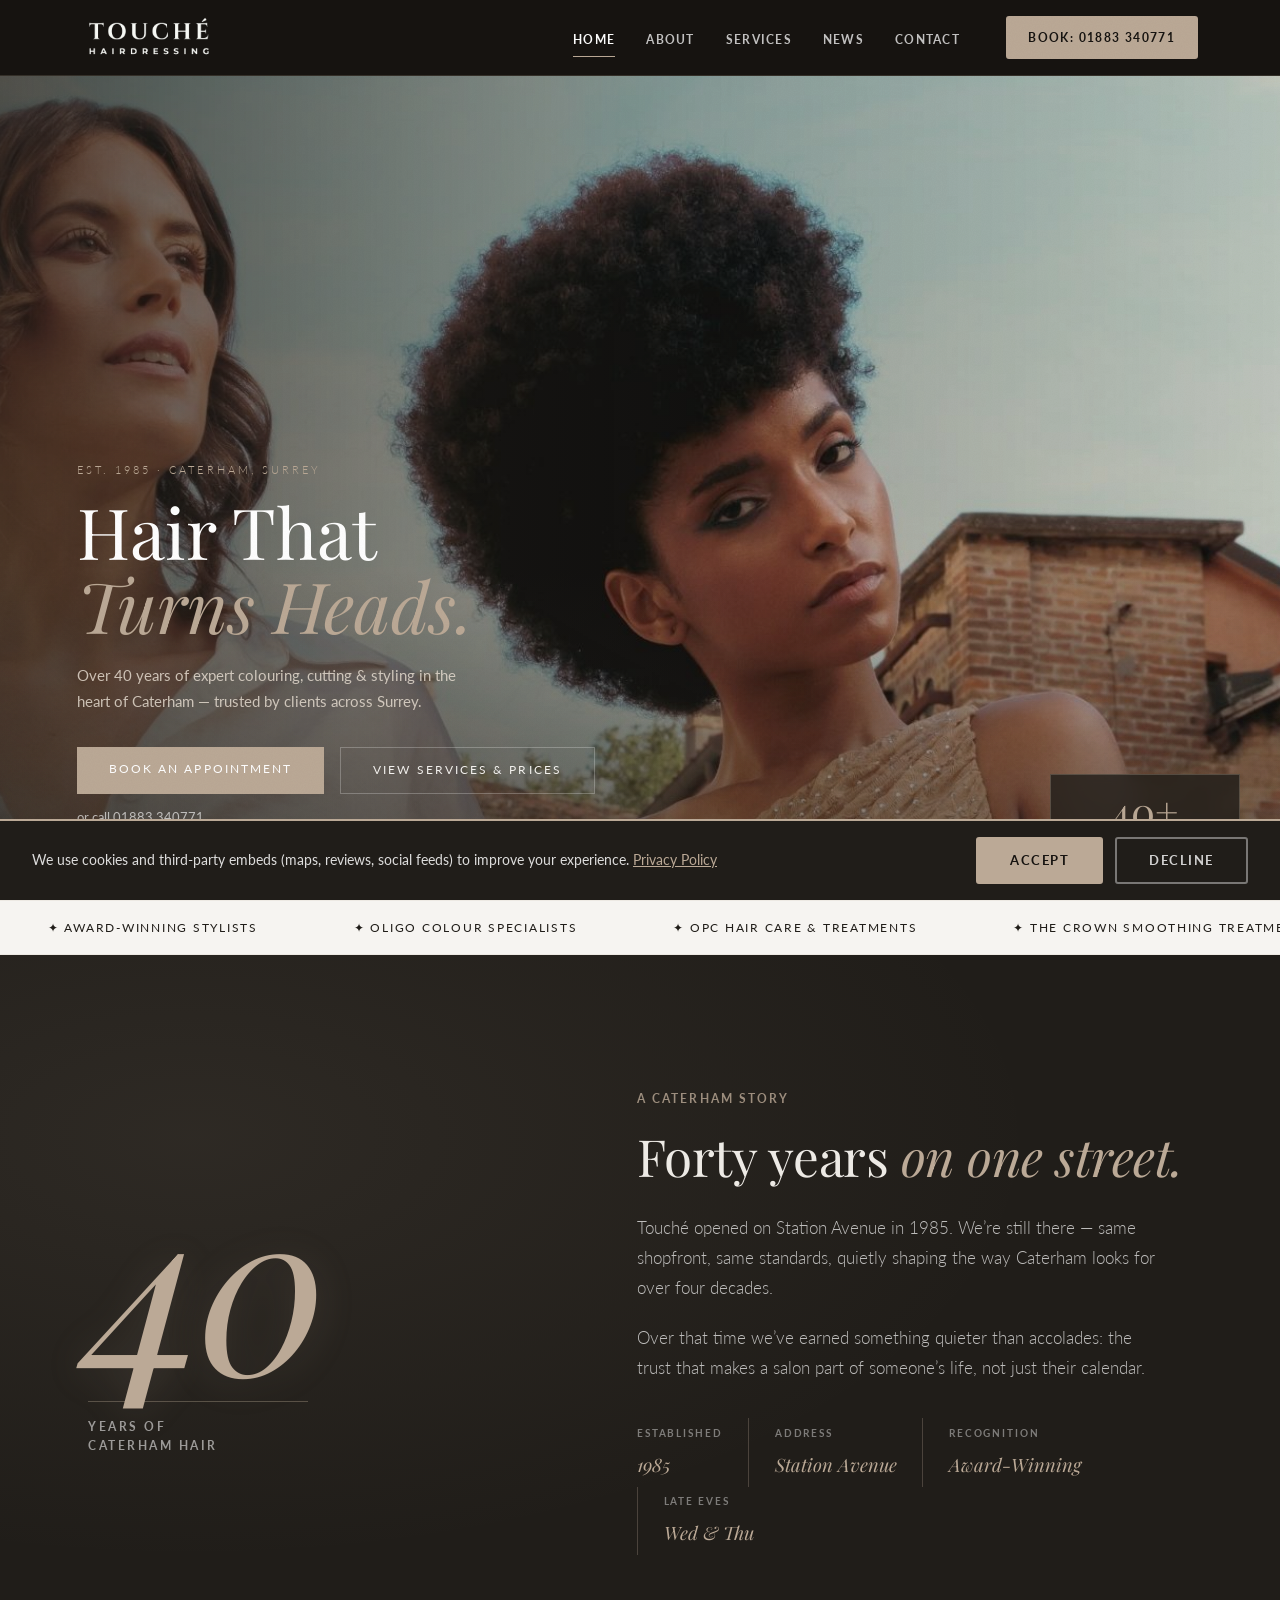
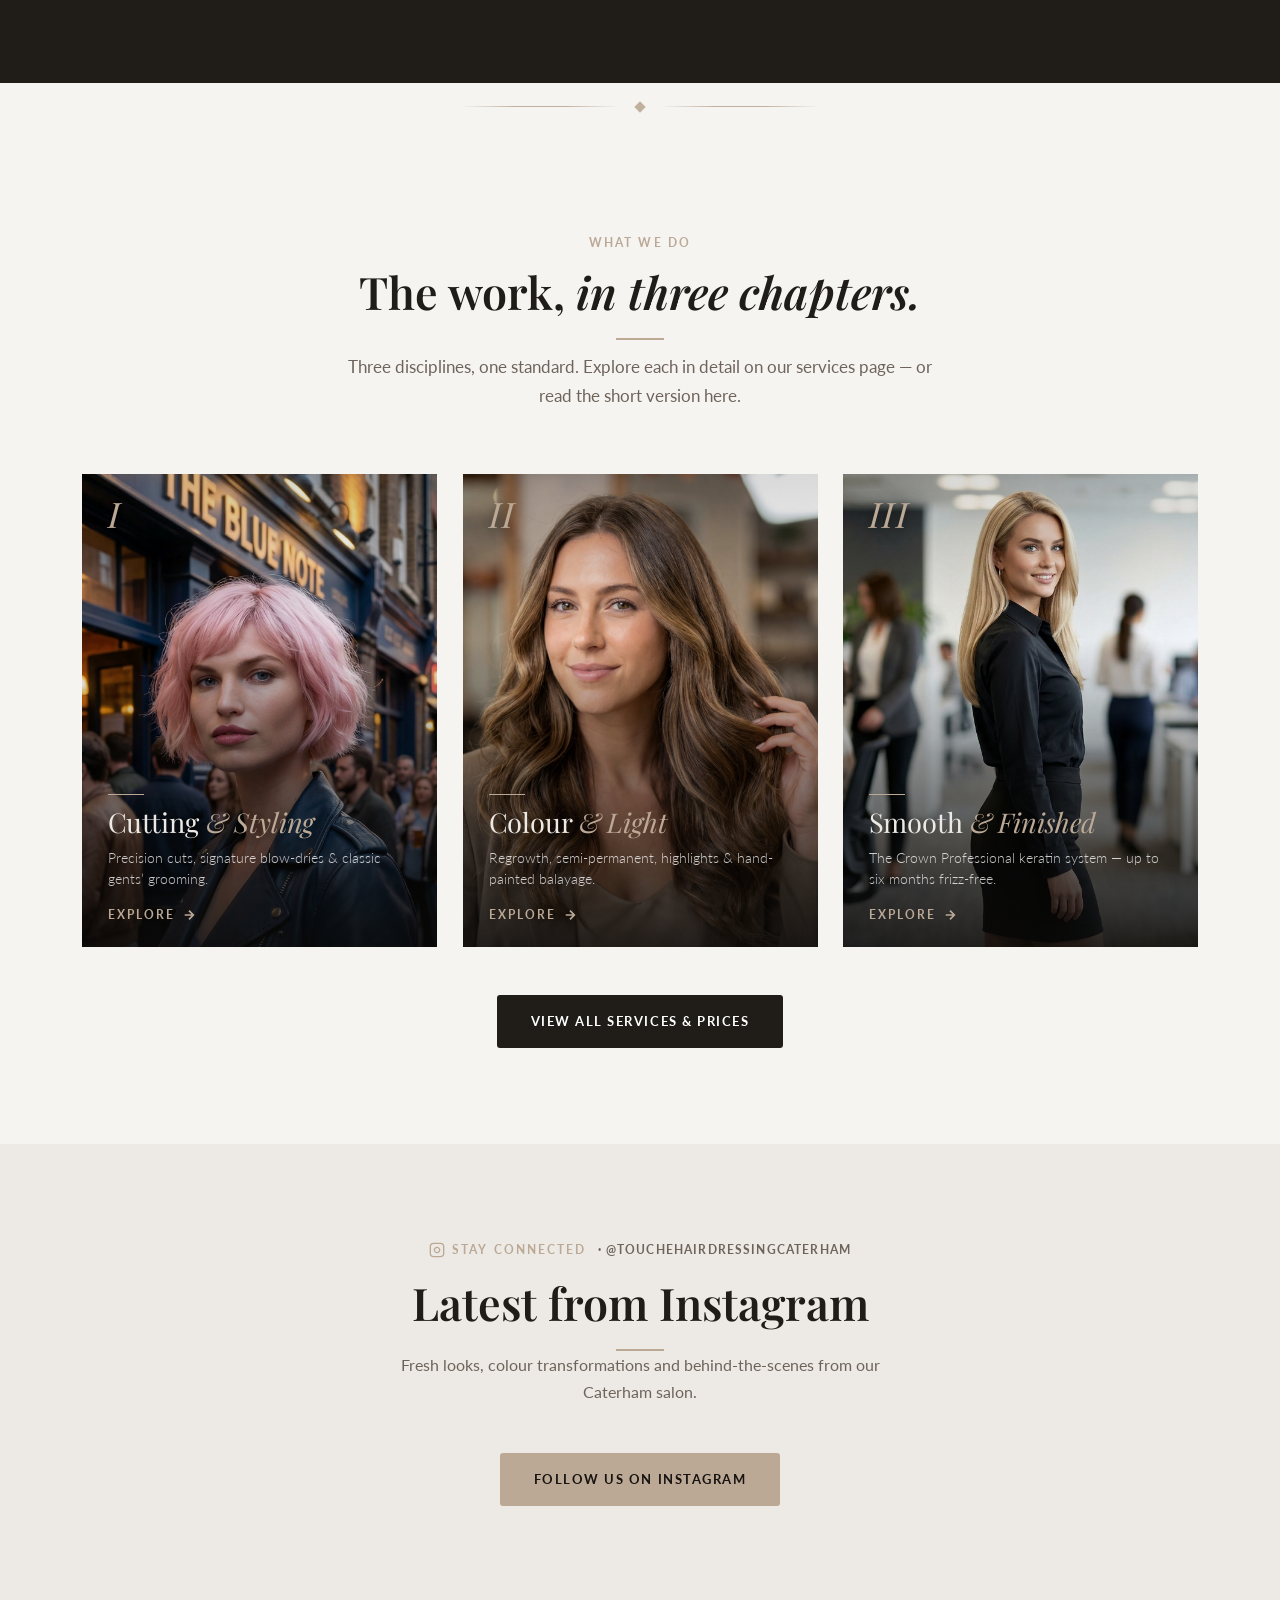
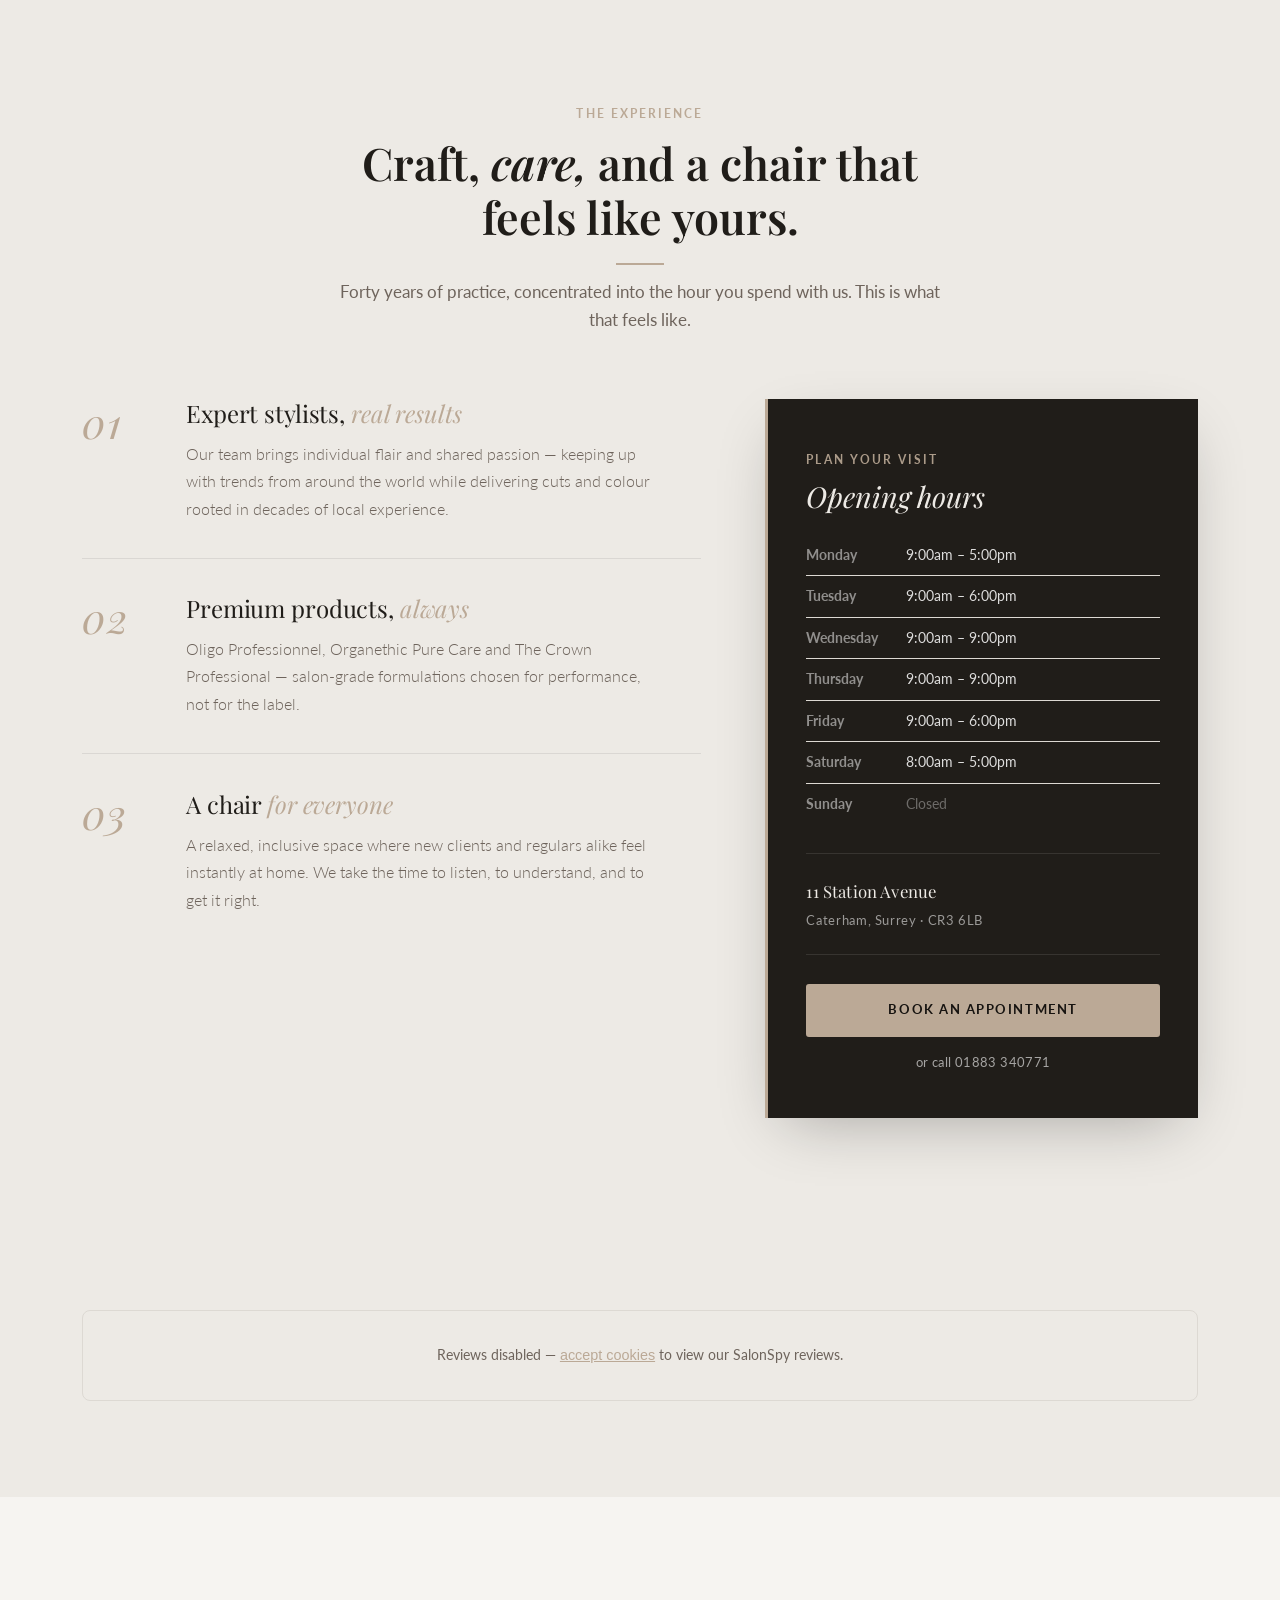
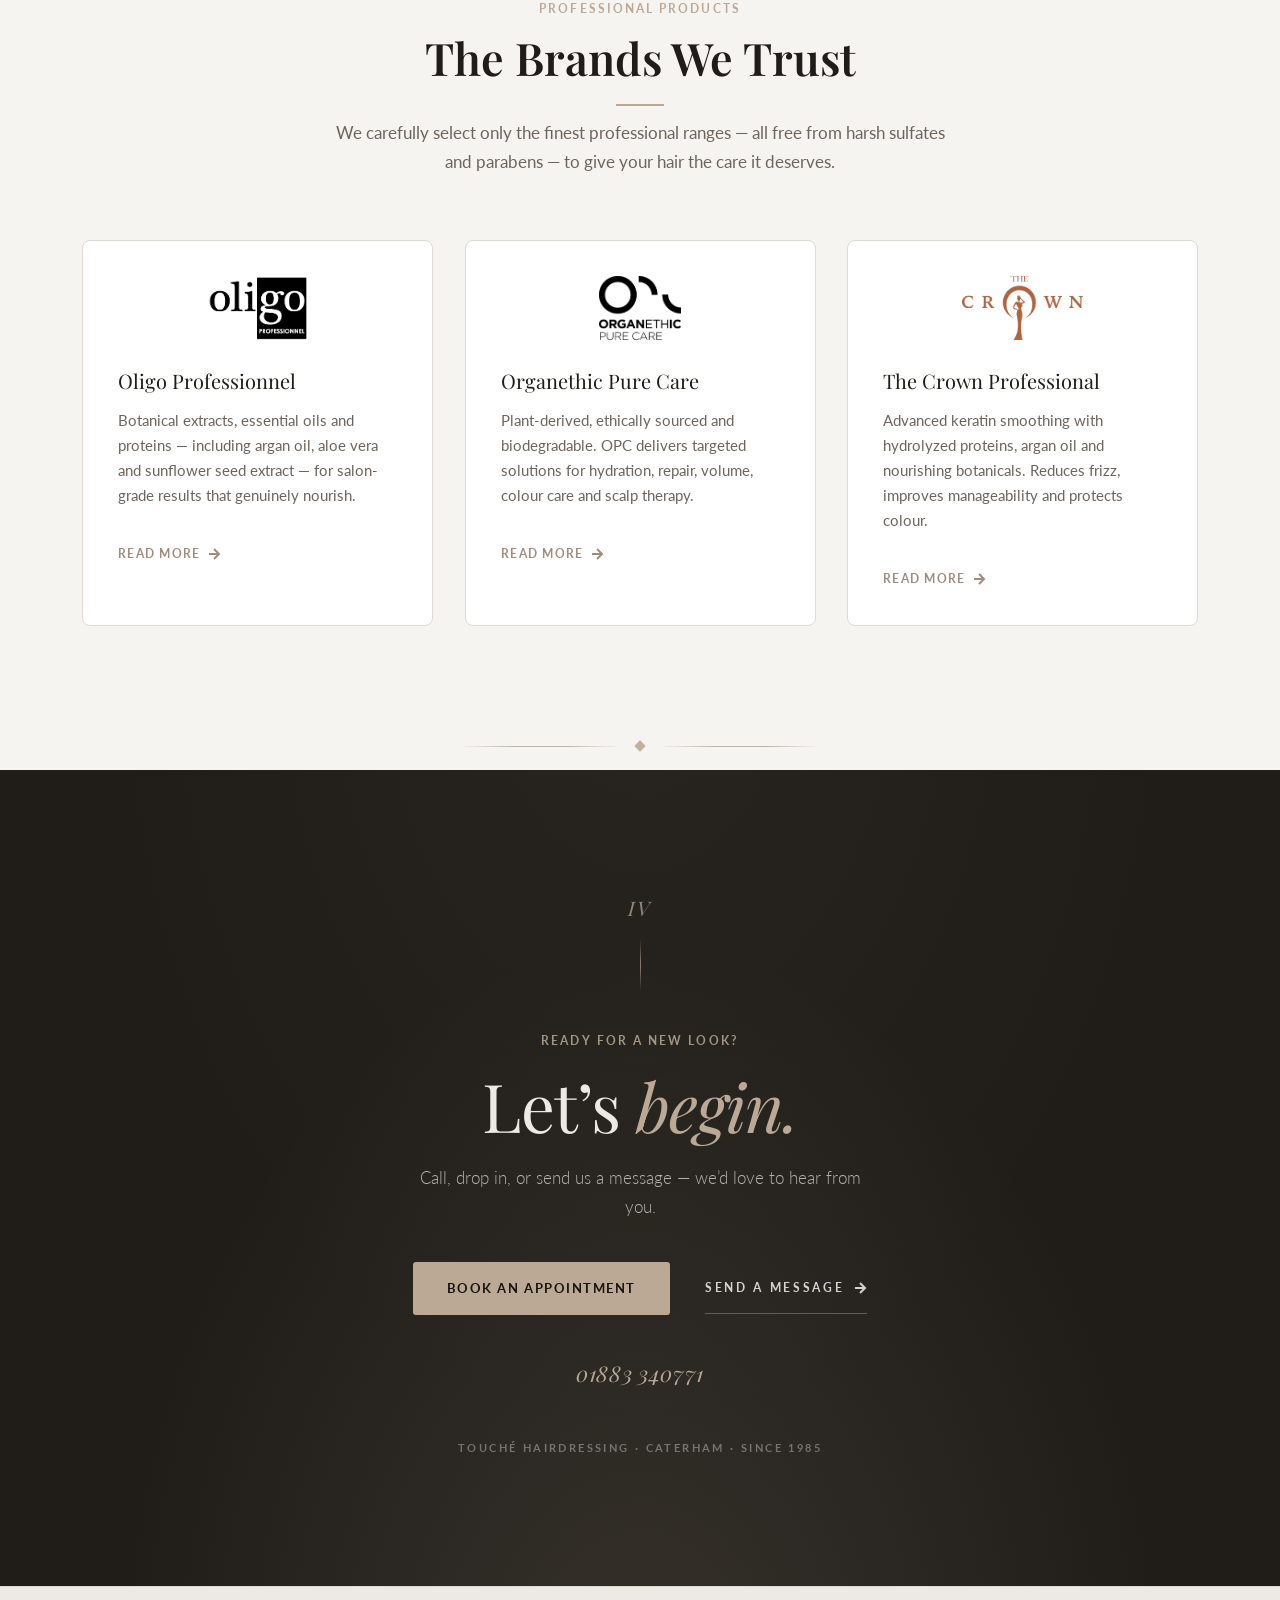
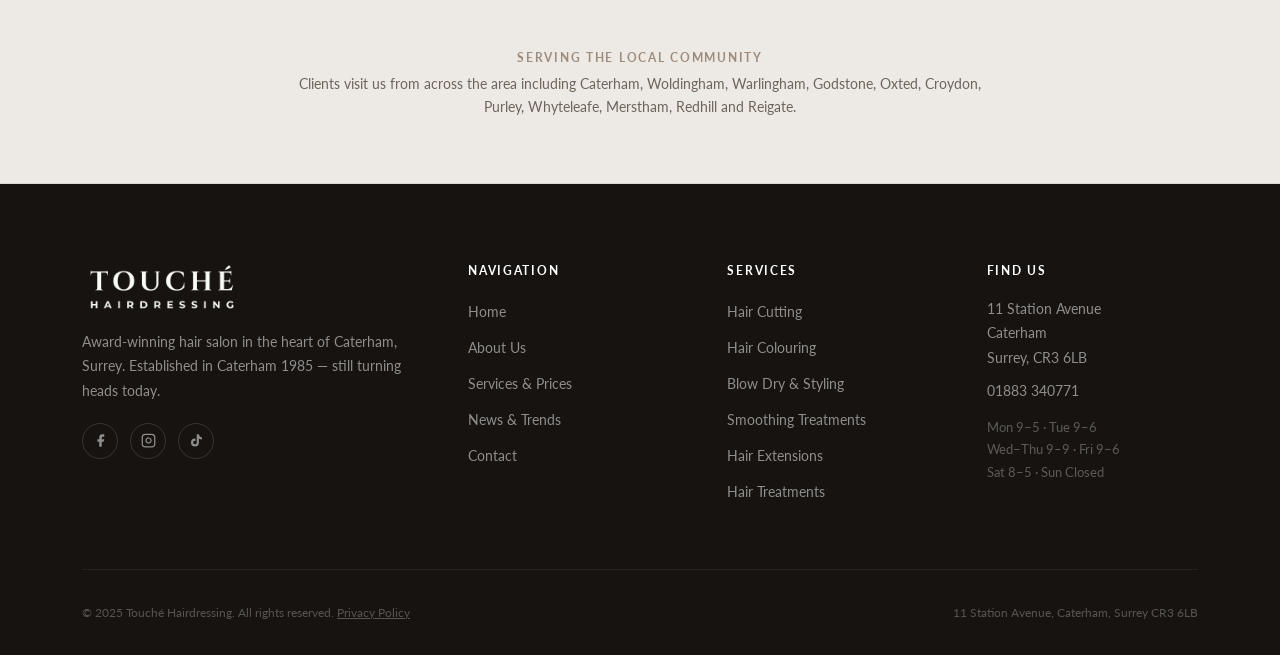
<file: index.html>
<!DOCTYPE html>
<html lang="en-GB">
<head>
<!-- Google Tag Manager -->
<script>(function(w,d,s,l,i){w[l]=w[l]||[];w[l].push({"gtm.start":
new Date().getTime(),event:"gtm.js"});var f=d.getElementsByTagName(s)[0],
j=d.createElement(s),dl=l!="dataLayer"?"&l="+l:"";j.async=true;j.src=
"https://www.googletagmanager.com/gtm.js?id="+i+dl;f.parentNode.insertBefore(j,f);
})(window,document,"script","dataLayer","GTM-K94RBX8N");</script>
<!-- End Google Tag Manager -->
  <meta charset="UTF-8">
  <meta name="viewport" content="width=device-width, initial-scale=1.0">
  <title>Touché Hairdressing Caterham | Award-Winning Hair Salon Surrey</title>
  <meta name="description" content="Touché Hairdressing — Caterham's award-winning hair salon. Expert colouring, cutting, extensions & smoothing treatments. Serving Caterham, Warlingham, Oxted & beyond for over 40 years. Call 01883 340771.">
  <meta name="keywords" content="hairdresser Caterham, hair salon Caterham, hair colouring Caterham, balayage Surrey, hair extensions Caterham, Touché hairdressing">
  <link rel="canonical" href="https://www.touchehaircaterham.com/">

  <!-- Open Graph -->
  <meta property="og:type" content="website">
  <meta property="og:url" content="https://www.touchehaircaterham.com/">
  <meta property="og:title" content="Touché Hairdressing Caterham | Award-Winning Hair Salon Surrey">
  <meta property="og:description" content="Expert colouring, cutting & styling in the heart of Caterham, Surrey. Over 40 years of award-winning hairdressing. Book today: 01883 340771.">
  <meta property="og:site_name" content="Touché Hairdressing Caterham">

  <!-- Twitter Card -->
  <meta name="twitter:card" content="summary_large_image">
  <meta name="twitter:title" content="Touché Hairdressing Caterham | Award-Winning Hair Salon Surrey">
  <meta name="twitter:description" content="Expert colouring, cutting & styling in the heart of Caterham, Surrey. Over 40 years of award-winning hairdressing.">

  <link rel="icon" type="image/x-icon" href="Images/favicon.ico">
  <link rel="icon" type="image/png" sizes="32x32" href="Images/favicon-32x32.png">
  <link rel="icon" type="image/png" sizes="16x16" href="Images/favicon-16x16.png">
  <link rel="apple-touch-icon" href="Images/apple-touch-icon.png">
  <link rel="manifest" href="Images/site.webmanifest">

  <link rel="stylesheet" href="css/style.css">

  <!-- Schema.org LocalBusiness -->
  <script type="application/ld+json">
  {
    "@context": "https://schema.org",
    "@type": "HairSalon",
    "name": "Touché Hairdressing",
    "alternateName": "Touche Hairdressing Caterham",
    "url": "https://www.touchehaircaterham.com",
    "telephone": "+441883340771",
    "address": {
      "@type": "PostalAddress",
      "streetAddress": "11 Station Avenue",
      "addressLocality": "Caterham",
      "addressRegion": "Surrey",
      "postalCode": "CR3 6LB",
      "addressCountry": "GB"
    },
    "geo": {
      "@type": "GeoCoordinates",
      "latitude": 51.2843,
      "longitude": -0.0786
    },
    "openingHoursSpecification": [
      {"@type":"OpeningHoursSpecification","dayOfWeek":"Monday","opens":"09:00","closes":"17:00"},
      {"@type":"OpeningHoursSpecification","dayOfWeek":"Tuesday","opens":"09:00","closes":"18:00"},
      {"@type":"OpeningHoursSpecification","dayOfWeek":"Wednesday","opens":"09:00","closes":"21:00"},
      {"@type":"OpeningHoursSpecification","dayOfWeek":"Thursday","opens":"09:00","closes":"21:00"},
      {"@type":"OpeningHoursSpecification","dayOfWeek":"Friday","opens":"09:00","closes":"18:00"},
      {"@type":"OpeningHoursSpecification","dayOfWeek":"Saturday","opens":"08:00","closes":"17:00"}
    ],
    "priceRange": "££",
    "currenciesAccepted": "GBP",
    "paymentAccepted": "Cash, Credit Card",
    "description": "Award-winning hair salon in Caterham, Surrey. Expert colouring, cutting, extensions and smoothing treatments. Established in Caterham 1985.",
    "areaServed": ["Caterham","Woldingham","Warlingham","Godstone","Oxted","Croydon","Purley","Whyteleafe","Merstham","Redhill","Reigate"],
    "sameAs": [
      "https://www.facebook.com/touchehaircaterham",
      "https://www.instagram.com/touchehairdressingcaterham/",
      "https://www.tiktok.com/@touchehairdressing"
    ]
  }
  </script>
</head>
<body>
<!-- Google Tag Manager (noscript) -->
<noscript><iframe src="https://www.googletagmanager.com/ns.html?id=GTM-K94RBX8N"
height="0" width="0" style="display:none;visibility:hidden"></iframe></noscript>
<!-- End Google Tag Manager (noscript) -->

<!-- ===== NAVIGATION ===== -->
<nav class="nav" aria-label="Main navigation">
  <div class="nav__container">
    <a href="index.html" class="nav__logo" aria-label="Touché Hairdressing — Home">
      <img src="Images/touche%20logo%20wt.png" alt="Touché Hairdressing Caterham" class="nav__logo-img">
    </a>
    <ul class="nav__links" role="list">
      <li><a href="index.html" class="active">Home</a></li>
      <li><a href="about.html">About</a></li>
      <li><a href="services.html">Services</a></li>
      <li><a href="news/">News</a></li>
      <li><a href="contact.html">Contact</a></li>
    </ul>
    <a href="tel:01883340771" class="btn btn--gold nav__cta">Book: 01883 340771</a>
    <button class="nav__hamburger" aria-label="Toggle navigation menu" aria-expanded="false">
      <span></span><span></span><span></span>
    </button>
  </div>
</nav>

<!-- Mobile menu -->
<nav class="nav__mobile" aria-label="Mobile navigation">
  <a href="index.html">Home</a>
  <a href="about.html">About</a>
  <a href="services.html">Services</a>
  <a href="news/">News</a>
  <a href="contact.html">Contact</a>
  <a href="tel:01883340771" class="btn btn--gold">Call 01883 340771</a>
</nav>

<!-- ===== HERO CAROUSEL ===== -->
<section class="hero" id="section-hero" aria-label="Welcome to Touché Hairdressing">
  <img class="carousel-slide active" src="Images/header%201%201920%20x%20860%20px.jpg" alt="Expert hair styling at Touché Caterham" loading="eager">
  <img class="carousel-slide" src="Images/header%202%201920%20x%20860%20px.jpg" alt="Hair colour services at Touché" loading="lazy">
  <img class="carousel-slide" src="Images/header%203%201920%20x%20860%20px.jpg" alt="Inside Touché salon Caterham" loading="lazy">
  <img class="carousel-slide" src="Images/header%204%201920%20x%20860%20px.jpg" alt="Hair styling at Touché Caterham" loading="lazy">
  <img class="carousel-slide" src="Images/header%205%201920%20x%20860%20px.jpg" alt="Award-winning stylists at Touché Caterham" loading="lazy">
  <img class="carousel-slide" src="Images/header%206%201920%20x%20860%20px.jpg" alt="Touché Hairdressing Caterham salon" loading="lazy">
  <img class="carousel-slide" src="Images/header%207%201920%20x%20860%20px.jpg" alt="Touché Hairdressing Caterham team" loading="lazy">

  <div class="hero-overlay"></div>

  <div class="hero-content">
    <p class="hero-eyebrow">Est. 1985 · Caterham, Surrey</p>
    <h1 class="hero-heading">Hair That<br><em>Turns Heads.</em></h1>
    <p class="hero-sub">Over 40 years of expert colouring, cutting &amp; styling in the heart of Caterham — trusted by clients across Surrey.</p>
    <div class="hero-actions">
      <a href="https://s-iq.co/BookingPortal/dist/?salonid=5d4b7112-81b5-464b-9ccf-8835ad6793a3&amp;tab=contact" class="btn-hero-primary" target="_blank" rel="noopener">Book an Appointment</a>
      <a href="services.html" class="btn-hero-ghost">View Services &amp; Prices</a>
    </div>
    <p style="margin-top:0.75rem;font-size:0.82rem;"><a href="tel:01883340771" style="color:rgba(255,255,255,0.65);">or call 01883 340771</a></p>
  </div>

  <div class="hero-badge">
    <div class="years">40+</div>
    <div class="label">Years of Excellence</div>
  </div>

  <div class="hero-progress" id="heroProgress"></div>

  <div class="hero-dots">
    <button class="hero-dot active" aria-label="Slide 1"></button>
    <button class="hero-dot" aria-label="Slide 2"></button>
    <button class="hero-dot" aria-label="Slide 3"></button>
    <button class="hero-dot" aria-label="Slide 4"></button>
    <button class="hero-dot" aria-label="Slide 5"></button>
    <button class="hero-dot" aria-label="Slide 6"></button>
    <button class="hero-dot" aria-label="Slide 7"></button>
  </div>
</section>

<!-- ===== TICKER ===== -->
<div class="ticker-wrap">
  <div class="ticker-track">
    <div class="ticker-item">✦ Award-Winning Stylists</div>
    <div class="ticker-item">✦ Oligo Colour Specialists</div>
    <div class="ticker-item">✦ OPC Hair Care &amp; Treatments</div>
    <div class="ticker-item">✦ The Crown Smoothing Treatment</div>
    <div class="ticker-item">✦ Easy Online Booking</div>
    <div class="ticker-item">✦ Eco Friendly Salon</div>
    <div class="ticker-item">✦ Vegan Products</div>
    <div class="ticker-item">✦ Award-Winning Stylists</div>
    <div class="ticker-item">✦ Oligo Colour Specialists</div>
    <div class="ticker-item">✦ OPC Hair Care &amp; Treatments</div>
    <div class="ticker-item">✦ The Crown Smoothing Treatment</div>
    <div class="ticker-item">✦ Easy Online Booking</div>
    <div class="ticker-item">✦ Eco Friendly Salon</div>
    <div class="ticker-item">✦ Vegan Products</div>
  </div>
</div>

<!-- ===== HERITAGE ===== -->
<section class="heritage" aria-labelledby="heritage-heading">
  <div class="heritage__inner">
    <aside class="heritage__numeral" aria-hidden="true" data-reveal="scale">
      <span class="heritage__numeral-figure">40</span>
      <span class="heritage__numeral-caption">Years of<br>Caterham Hair</span>
    </aside>
    <div class="heritage__story" data-reveal>
      <span class="eyebrow">A Caterham Story</span>
      <h2 id="heritage-heading" class="heritage__heading">Forty years <em>on one street.</em></h2>
      <p class="heritage__lead">Touché opened on Station Avenue in 1985. We&rsquo;re still there &mdash; same shopfront, same standards, quietly shaping the way Caterham looks for over four decades.</p>
      <p class="heritage__lead">Over that time we&rsquo;ve earned something quieter than accolades: the trust that makes a salon part of someone&rsquo;s life, not just their calendar.</p>
      <dl class="heritage__meta">
        <div><dt>Established</dt><dd>1985</dd></div>
        <div><dt>Address</dt><dd>Station Avenue</dd></div>
        <div><dt>Recognition</dt><dd>Award-Winning</dd></div>
        <div><dt>Late Eves</dt><dd>Wed &amp; Thu</dd></div>
      </dl>
    </div>
  </div>
</section>

<!-- ===== SECTION DIVIDER ===== -->
<div class="container" aria-hidden="true">
  <div class="section-divider"><span class="section-divider__mark"></span></div>
</div>

<!-- ===== SERVICES OVERVIEW ===== -->
<section class="section" id="section-services" aria-labelledby="services-heading">
  <div class="container">
    <div class="section__header" data-reveal>
      <span class="eyebrow">What We Do</span>
      <h2 id="services-heading">The work, <em>in three chapters.</em></h2>
      <div class="divider"></div>
      <p>Three disciplines, one standard. Explore each in detail on our services page &mdash; or read the short version here.</p>
    </div>

    <div class="home-services" data-reveal-stagger>
      <a href="services.html#cutting" class="home-service">
        <div class="home-service__media">
          <img src="Images/services/cutting-hero.jpg" alt="Precision haircut at Touché Hairdressing Caterham" loading="lazy">
          <span class="home-service__numeral" aria-hidden="true">I</span>
        </div>
        <div class="home-service__caption">
          <span class="home-service__rule" aria-hidden="true"></span>
          <h3 class="home-service__title">Cutting <em>&amp; Styling</em></h3>
          <p class="home-service__lead">Precision cuts, signature blow-dries &amp; classic gents&rsquo; grooming.</p>
          <span class="home-service__cta">Explore
            <svg width="12" height="12" viewBox="0 0 14 14" fill="none" stroke="currentColor" stroke-width="2" aria-hidden="true"><path d="M2 7h10M7 2l5 5-5 5"/></svg>
          </span>
        </div>
      </a>

      <a href="services.html#colouring" class="home-service">
        <div class="home-service__media">
          <img src="Images/services/colour-hero.jpg" alt="Hair colour application at Touché Hairdressing Caterham" loading="lazy">
          <span class="home-service__numeral" aria-hidden="true">II</span>
        </div>
        <div class="home-service__caption">
          <span class="home-service__rule" aria-hidden="true"></span>
          <h3 class="home-service__title">Colour <em>&amp; Light</em></h3>
          <p class="home-service__lead">Regrowth, semi-permanent, highlights &amp; hand-painted balayage.</p>
          <span class="home-service__cta">Explore
            <svg width="12" height="12" viewBox="0 0 14 14" fill="none" stroke="currentColor" stroke-width="2" aria-hidden="true"><path d="M2 7h10M7 2l5 5-5 5"/></svg>
          </span>
        </div>
      </a>

      <a href="services.html#smoothing" class="home-service">
        <div class="home-service__media">
          <img src="Images/services/smoothing-hero.jpg" alt="Smoothing and keratin treatment at Touché Hairdressing Caterham" loading="lazy">
          <span class="home-service__numeral" aria-hidden="true">III</span>
        </div>
        <div class="home-service__caption">
          <span class="home-service__rule" aria-hidden="true"></span>
          <h3 class="home-service__title">Smooth <em>&amp; Finished</em></h3>
          <p class="home-service__lead">The Crown Professional keratin system &mdash; up to six months frizz-free.</p>
          <span class="home-service__cta">Explore
            <svg width="12" height="12" viewBox="0 0 14 14" fill="none" stroke="currentColor" stroke-width="2" aria-hidden="true"><path d="M2 7h10M7 2l5 5-5 5"/></svg>
          </span>
        </div>
      </a>
    </div>

    <div class="home-services__footer">
      <a href="services.html" class="btn btn--dark">View All Services &amp; Prices</a>
    </div>
  </div>
</section>

<!-- ===== INSTAGRAM FEED ===== -->
<script src="https://cdn.commoninja.com/sdk/latest/commonninja.js" defer></script>
<section class="section section--cream" id="section-instagram" aria-label="Instagram feed">
  <div class="container">

    <div class="instagram-feed__header">
      <div class="instagram-feed__handle">
        <svg width="16" height="16" viewBox="0 0 24 24" fill="none" stroke="currentColor" stroke-width="2"><rect x="2" y="2" width="20" height="20" rx="5"/><path d="M16 11.37A4 4 0 1 1 12.63 8 4 4 0 0 1 16 11.37z"/><line x1="17.5" y1="6.5" x2="17.51" y2="6.5"/></svg>
        <span class="eyebrow" style="margin-bottom:0;">Stay Connected</span>
        <span>&nbsp;·&nbsp;@touchehairdressingcaterham</span>
      </div>
      <h2>Latest from Instagram</h2>
      <div class="divider"></div>
      <p style="color:var(--text-light);max-width:500px;margin:0 auto;">Fresh looks, colour transformations and behind-the-scenes from our Caterham salon.</p>
    </div>

    <div class="commonninja_component pid-432ccef7-cc58-451c-9a2c-a123068f194a"></div>

    <div class="instagram-feed__cta">
      <a href="https://www.instagram.com/touchehairdressingcaterham/" target="_blank" rel="noopener" class="btn btn--gold">Follow Us on Instagram</a>
    </div>

  </div>
</section>

<!-- ===== THE EXPERIENCE / PILLARS ===== -->
<section class="section section--cream pillars" id="section-why" aria-labelledby="why-heading">
  <div class="container">
    <div class="section__header" data-reveal>
      <span class="eyebrow">The Experience</span>
      <h2 id="why-heading">Craft, <em>care,</em> and a chair that feels like yours.</h2>
      <div class="divider"></div>
      <p>Forty years of practice, concentrated into the hour you spend with us. This is what that feels like.</p>
    </div>

    <div class="pillars__grid">
      <div class="pillars__list" data-reveal-stagger>
        <article class="pillar">
          <span class="pillar__numeral" aria-hidden="true">01</span>
          <div class="pillar__body">
            <h3 class="pillar__title">Expert stylists, <em>real results</em></h3>
            <p class="pillar__lead">Our team brings individual flair and shared passion — keeping up with trends from around the world while delivering cuts and colour rooted in decades of local experience.</p>
          </div>
        </article>

        <article class="pillar">
          <span class="pillar__numeral" aria-hidden="true">02</span>
          <div class="pillar__body">
            <h3 class="pillar__title">Premium products, <em>always</em></h3>
            <p class="pillar__lead">Oligo Professionnel, Organethic Pure Care and The Crown Professional — salon-grade formulations chosen for performance, not for the label.</p>
          </div>
        </article>

        <article class="pillar">
          <span class="pillar__numeral" aria-hidden="true">03</span>
          <div class="pillar__body">
            <h3 class="pillar__title">A chair <em>for everyone</em></h3>
            <p class="pillar__lead">A relaxed, inclusive space where new clients and regulars alike feel instantly at home. We take the time to listen, to understand, and to get it right.</p>
          </div>
        </article>
      </div>

      <aside class="visit-card" data-reveal>
        <span class="eyebrow">Plan Your Visit</span>
        <h3 class="visit-card__title">Opening hours</h3>
        <table class="hours-table">
          <tbody data-cms="hours" data-cms-dark="true">
            <tr><td style="color:rgba(255,255,255,0.5)">Monday</td><td style="color:rgba(255,255,255,0.85)">9am – 5pm</td></tr>
            <tr><td style="color:rgba(255,255,255,0.5)">Tuesday</td><td style="color:rgba(255,255,255,0.85)">9am – 6pm</td></tr>
            <tr><td style="color:rgba(255,255,255,0.5)">Wednesday</td><td style="color:rgba(255,255,255,0.85)">9am – 9pm</td></tr>
            <tr><td style="color:rgba(255,255,255,0.5)">Thursday</td><td style="color:rgba(255,255,255,0.85)">9am – 9pm</td></tr>
            <tr><td style="color:rgba(255,255,255,0.5)">Friday</td><td style="color:rgba(255,255,255,0.85)">9am – 6pm</td></tr>
            <tr><td style="color:rgba(255,255,255,0.5)">Saturday</td><td style="color:rgba(255,255,255,0.85)">8am – 5pm</td></tr>
            <tr><td style="color:rgba(255,255,255,0.5)">Sunday</td><td style="color:rgba(255,255,255,0.4)">Closed</td></tr>
          </tbody>
        </table>
        <div class="visit-card__address">
          <p class="visit-card__street">11 Station Avenue</p>
          <p class="visit-card__town">Caterham, Surrey &middot; CR3 6LB</p>
        </div>
        <a href="https://s-iq.co/BookingPortal/dist/?salonid=5d4b7112-81b5-464b-9ccf-8835ad6793a3&amp;tab=contact" class="btn btn--gold visit-card__btn" target="_blank" rel="noopener">Book an appointment</a>
        <a href="tel:01883340771" class="visit-card__phone">or call 01883 340771</a>
      </aside>
    </div>
  </div>
</section>

<!-- ===== SALONSPY WIDGET ===== -->
<section class="section section--cream" id="section-reviews" aria-label="Reviews">
  <div class="container" style="text-align:center;">
    <div class="consent-placeholder" style="display:none;">
      <p>Reviews disabled — <button onclick="cookieAccept()" style="background:none;border:none;color:var(--gold);cursor:pointer;text-decoration:underline;font-size:inherit;">accept cookies</button> to view our SalonSpy reviews.</p>
    </div>
    <script data-src="https://www.salonspy.com/widgets/v2/dist/js/widget.min.js" data-async="true"></script>
    <salonspy-widget data-token="cb38b69e49a0d4ace4aa6e8e24d82dcb" data-type="salon"></salonspy-widget>
  </div>
</section>

<!-- ===== PRODUCTS ===== -->
<section class="section" id="section-products" aria-labelledby="products-heading">
  <div class="container">
    <div class="section__header" data-reveal>
      <span class="eyebrow">Professional Products</span>
      <h2 id="products-heading">The Brands We Trust</h2>
      <div class="divider"></div>
      <p>We carefully select only the finest professional ranges — all free from harsh sulfates and parabens — to give your hair the care it deserves.</p>
    </div>

    <div class="grid-3" data-reveal-stagger>
      <article class="product-card">
        <div class="product-card__logo">
          <img src="Images/brands/oligo-professionnel.png" alt="" width="245" height="159" loading="lazy">
        </div>
        <div class="product-card__name">Oligo Professionnel</div>
        <p>Botanical extracts, essential oils and proteins — including argan oil, aloe vera and sunflower seed extract — for salon-grade results that genuinely nourish.</p>
        <a href="news/post.html?slug=oligo-professionnel" class="product-card__link">
          Read more
          <svg width="14" height="14" viewBox="0 0 14 14" fill="none" stroke="currentColor" stroke-width="2"><path d="M2 7h10M7 2l5 5-5 5"/></svg>
        </a>
      </article>

      <article class="product-card">
        <div class="product-card__logo">
          <img src="Images/brands/organethic-pure-care.png" alt="" width="710" height="554" loading="lazy">
        </div>
        <div class="product-card__name">Organethic Pure Care</div>
        <p>Plant-derived, ethically sourced and biodegradable. OPC delivers targeted solutions for hydration, repair, volume, colour care and scalp therapy.</p>
        <a href="news/post.html?slug=organethic-pure-care" class="product-card__link">
          Read more
          <svg width="14" height="14" viewBox="0 0 14 14" fill="none" stroke="currentColor" stroke-width="2"><path d="M2 7h10M7 2l5 5-5 5"/></svg>
        </a>
      </article>

      <article class="product-card">
        <div class="product-card__logo">
          <img src="Images/brands/the-crown-professional.png" alt="" width="600" height="318" loading="lazy">
        </div>
        <div class="product-card__name">The Crown Professional</div>
        <p>Advanced keratin smoothing with hydrolyzed proteins, argan oil and nourishing botanicals. Reduces frizz, improves manageability and protects colour.</p>
        <a href="news/post.html?slug=the-crown-professional" class="product-card__link">
          Read more
          <svg width="14" height="14" viewBox="0 0 14 14" fill="none" stroke="currentColor" stroke-width="2"><path d="M2 7h10M7 2l5 5-5 5"/></svg>
        </a>
      </article>
    </div>
  </div>
</section>

<!-- ===== SECTION DIVIDER ===== -->
<div class="container" aria-hidden="true">
  <div class="section-divider"><span class="section-divider__mark"></span></div>
</div>

<!-- ===== CLOSING BAND ===== -->
<section class="closing-band" aria-labelledby="closing-heading">
  <div class="closing-band__inner">
    <div class="closing-band__flourish" aria-hidden="true">
      <span class="closing-band__numeral">IV</span>
      <span class="closing-band__rule"></span>
    </div>
    <span class="eyebrow" data-reveal>Ready for a new look?</span>
    <h2 id="closing-heading" class="closing-band__heading" data-reveal>Let&rsquo;s <em>begin.</em></h2>
    <p class="closing-band__lead" data-reveal>Call, drop in, or send us a message — we&rsquo;d love to hear from you.</p>
    <div class="closing-band__actions" data-reveal>
      <a href="https://s-iq.co/BookingPortal/dist/?salonid=5d4b7112-81b5-464b-9ccf-8835ad6793a3&amp;tab=contact" class="btn btn--gold" target="_blank" rel="noopener">Book an appointment</a>
      <a href="contact.html" class="closing-band__secondary">Send a message <svg width="14" height="14" viewBox="0 0 14 14" fill="none" stroke="currentColor" stroke-width="2" aria-hidden="true"><path d="M2 7h10M7 2l5 5-5 5"/></svg></a>
    </div>
    <a href="tel:01883340771" class="closing-band__phone" data-reveal>01883 340771</a>
    <p class="closing-band__signature" data-reveal>Touché Hairdressing &middot; Caterham &middot; since 1985</p>
  </div>
</section>

<!-- ===== LOCATION STRIP ===== -->
<div class="location-strip">
  <div class="container">
    <h3>Serving the Local Community</h3>
    <p>Clients visit us from across the area including Caterham, Woldingham, Warlingham, Godstone, Oxted, Croydon, Purley, Whyteleafe, Merstham, Redhill and Reigate.</p>
  </div>
</div>

<!-- ===== FOOTER ===== -->
<footer class="footer" aria-label="Site footer">
  <div class="container">
    <div class="footer__grid">
      <div class="footer__brand">
        <a href="index.html" class="nav__logo" aria-label="Touché Hairdressing Home">
          <img src="Images/touche%20logo%20wt.png" alt="Touché Hairdressing Caterham" class="nav__logo-img">
        </a>
        <p>Award-winning hair salon in the heart of Caterham, Surrey. Established in Caterham 1985 — still turning heads today.</p>
        <div class="footer__social" aria-label="Social media links">
          <a href="https://www.facebook.com/touchehaircaterham" aria-label="Facebook" target="_blank" rel="noopener"><svg viewBox="0 0 24 24" fill="currentColor"><path d="M18 2h-3a5 5 0 0 0-5 5v3H7v4h3v8h4v-8h3l1-4h-4V7a1 1 0 0 1 1-1h3z"/></svg></a>
          <a href="https://www.instagram.com/touchehairdressingcaterham/" aria-label="Instagram" target="_blank" rel="noopener"><svg viewBox="0 0 24 24" fill="none" stroke="currentColor" stroke-width="2"><rect x="2" y="2" width="20" height="20" rx="5"/><path d="M16 11.37A4 4 0 1 1 12.63 8 4 4 0 0 1 16 11.37z"/><line x1="17.5" y1="6.5" x2="17.51" y2="6.5"/></svg></a>
          <a href="https://www.tiktok.com/@touchehairdressing" aria-label="TikTok" target="_blank" rel="noopener"><svg viewBox="0 0 24 24" fill="currentColor"><path d="M19.59 6.69a4.83 4.83 0 0 1-3.77-4.25V2h-3.45v13.67a2.89 2.89 0 0 1-2.88 2.5 2.89 2.89 0 0 1-2.89-2.89 2.89 2.89 0 0 1 2.89-2.89c.28 0 .54.04.79.1V9.01a6.33 6.33 0 0 0-.79-.05 6.34 6.34 0 0 0-6.34 6.34 6.34 6.34 0 0 0 6.34 6.34 6.34 6.34 0 0 0 6.33-6.34V8.69a8.2 8.2 0 0 0 4.79 1.52V6.75a4.85 4.85 0 0 1-1.02-.06z"/></svg></a>
        </div>
      </div>

      <div class="footer__col">
        <h4>Navigation</h4>
        <ul>
          <li><a href="index.html">Home</a></li>
          <li><a href="about.html">About Us</a></li>
          <li><a href="services.html">Services &amp; Prices</a></li>
          <li><a href="news/">News &amp; Trends</a></li>
          <li><a href="contact.html">Contact</a></li>
        </ul>
      </div>

      <div class="footer__col">
        <h4>Services</h4>
        <ul>
          <li><a href="services.html#cutting">Hair Cutting</a></li>
          <li><a href="services.html#colouring">Hair Colouring</a></li>
          <li><a href="services.html#styling">Blow Dry &amp; Styling</a></li>
          <li><a href="services.html#smoothing">Smoothing Treatments</a></li>
          <li><a href="services.html#extensions">Hair Extensions</a></li>
          <li><a href="services.html#treatments">Hair Treatments</a></li>
        </ul>
      </div>

      <div class="footer__col">
        <h4>Find Us</h4>
        <p>11 Station Avenue<br>Caterham<br>Surrey, CR3 6LB</p>
        <p><a href="tel:01883340771">01883 340771</a></p>
        <p style="margin-top:0.8rem;font-size:0.8rem;color:rgba(255,255,255,0.3);">
          Mon 9–5 · Tue 9–6<br>
          Wed–Thu 9–9 · Fri 9–6<br>
          Sat 8–5 · Sun Closed
        </p>
      </div>
    </div>

    <div class="footer__bottom">
      <p>&copy; 2025 Touché Hairdressing. All rights reserved. <a href="/privacy.html" style="color:inherit;text-decoration:underline;">Privacy Policy</a></p>
      <p>11 Station Avenue, Caterham, Surrey CR3 6LB</p>
    </div>
  </div>
</footer>

<!-- ===== SCROLL UP BUTTON ===== -->
<button id="scroll-up-btn" aria-label="Scroll to previous section">
  <svg width="18" height="18" viewBox="0 0 24 24" fill="none" stroke="currentColor" stroke-width="2.5" stroke-linecap="round" stroke-linejoin="round"><polyline points="18 15 12 9 6 15"/></svg>
</button>

<!-- ===== COOKIE BANNER ===== -->
<div id="cookie-banner" style="display:none;" role="dialog" aria-label="Cookie consent">
  <p>We use cookies and third-party embeds (maps, reviews, social feeds) to improve your experience. <a href="/privacy.html">Privacy Policy</a></p>
  <div class="cookie-banner__btns">
    <button onclick="cookieAccept()" class="btn btn--gold">Accept</button>
    <button onclick="cookieDecline()" class="btn btn--outline-dark">Decline</button>
  </div>
</div>
<script>
(function () {
  var slides = document.querySelectorAll('.carousel-slide');
  var dots = document.querySelectorAll('.hero-dot');
  var progress = document.getElementById('heroProgress');
  var current = 0;
  var slideTimer;

  function startProgress() {
    progress.classList.remove('running');
    void progress.offsetWidth;
    progress.classList.add('running');
  }

  function goToSlide(next) {
    if (next === current) return;
    clearTimeout(slideTimer);
    slides[current].classList.remove('active');
    dots[current].classList.remove('active');
    slides[next].classList.add('active');
    dots[next].classList.add('active');
    current = next;
    startProgress();
    slideTimer = setTimeout(function () { goToSlide((current + 1) % slides.length); }, 4800);
  }

  dots.forEach(function (dot, i) {
    dot.addEventListener('click', function () { goToSlide(i); });
  });

  startProgress();
  slideTimer = setTimeout(function () { goToSlide(1); }, 4800);
}());
</script>
<script src="js/cookies.js"></script>
<script src="js/main.js"></script>
<script src="js/cms.js"></script>
<script>
(function () {
  var btn = document.getElementById('scroll-up-btn');
  var ids = ['section-hero','section-services','section-instagram','section-why','section-reviews','section-products'];

  window.addEventListener('scroll', function () {
    btn.classList.toggle('visible', window.scrollY > 400);
  }, { passive: true });

  btn.addEventListener('click', function () {
    var sections = ids.map(function (id) { return document.getElementById(id); }).filter(Boolean);
    var scrollY  = window.scrollY;
    var target   = null;

    // Find the last section whose top is meaningfully above current scroll
    for (var i = sections.length - 1; i >= 0; i--) {
      var top = sections[i].getBoundingClientRect().top + scrollY;
      if (top < scrollY - 80) { target = sections[i]; break; }
    }

    if (target) {
      target.scrollIntoView({ behavior: 'smooth', block: 'start' });
    } else {
      window.scrollTo({ top: 0, behavior: 'smooth' });
    }
  });
}());
</script>
</body>
</html>
</file>
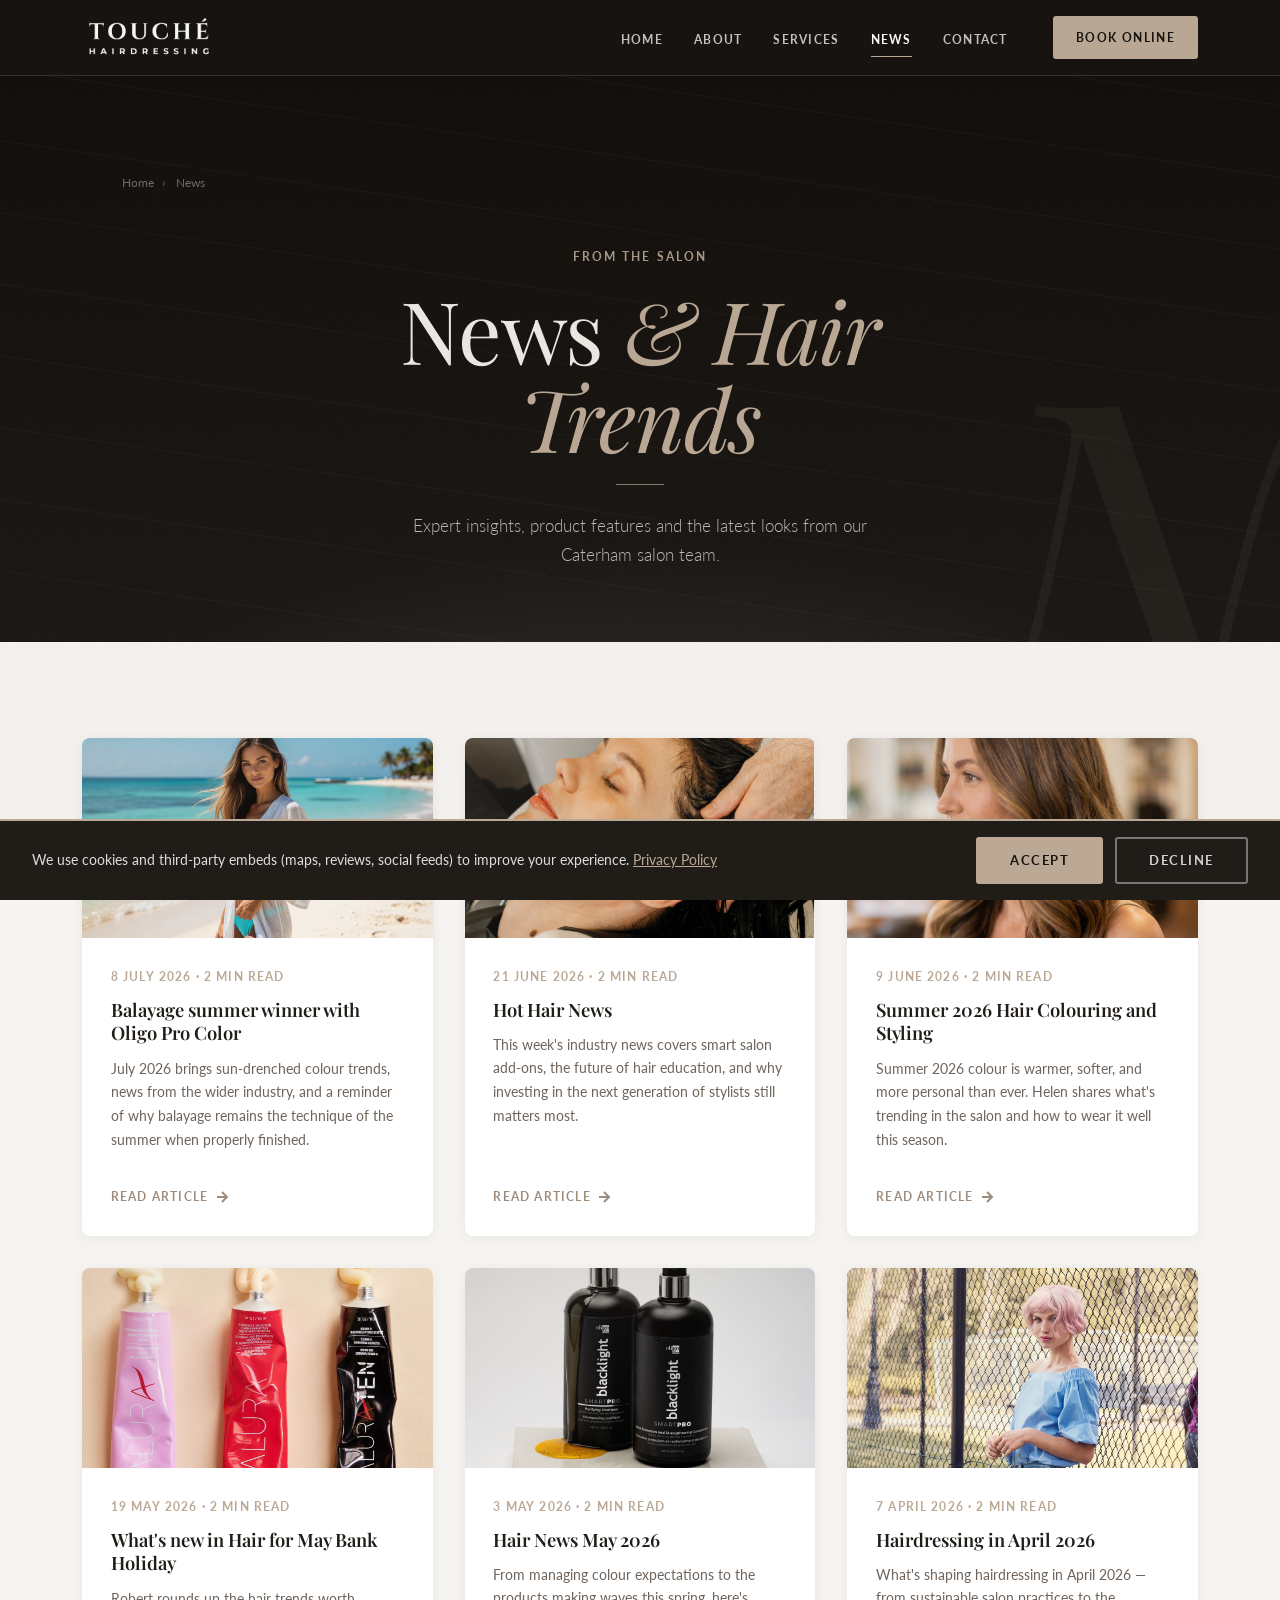
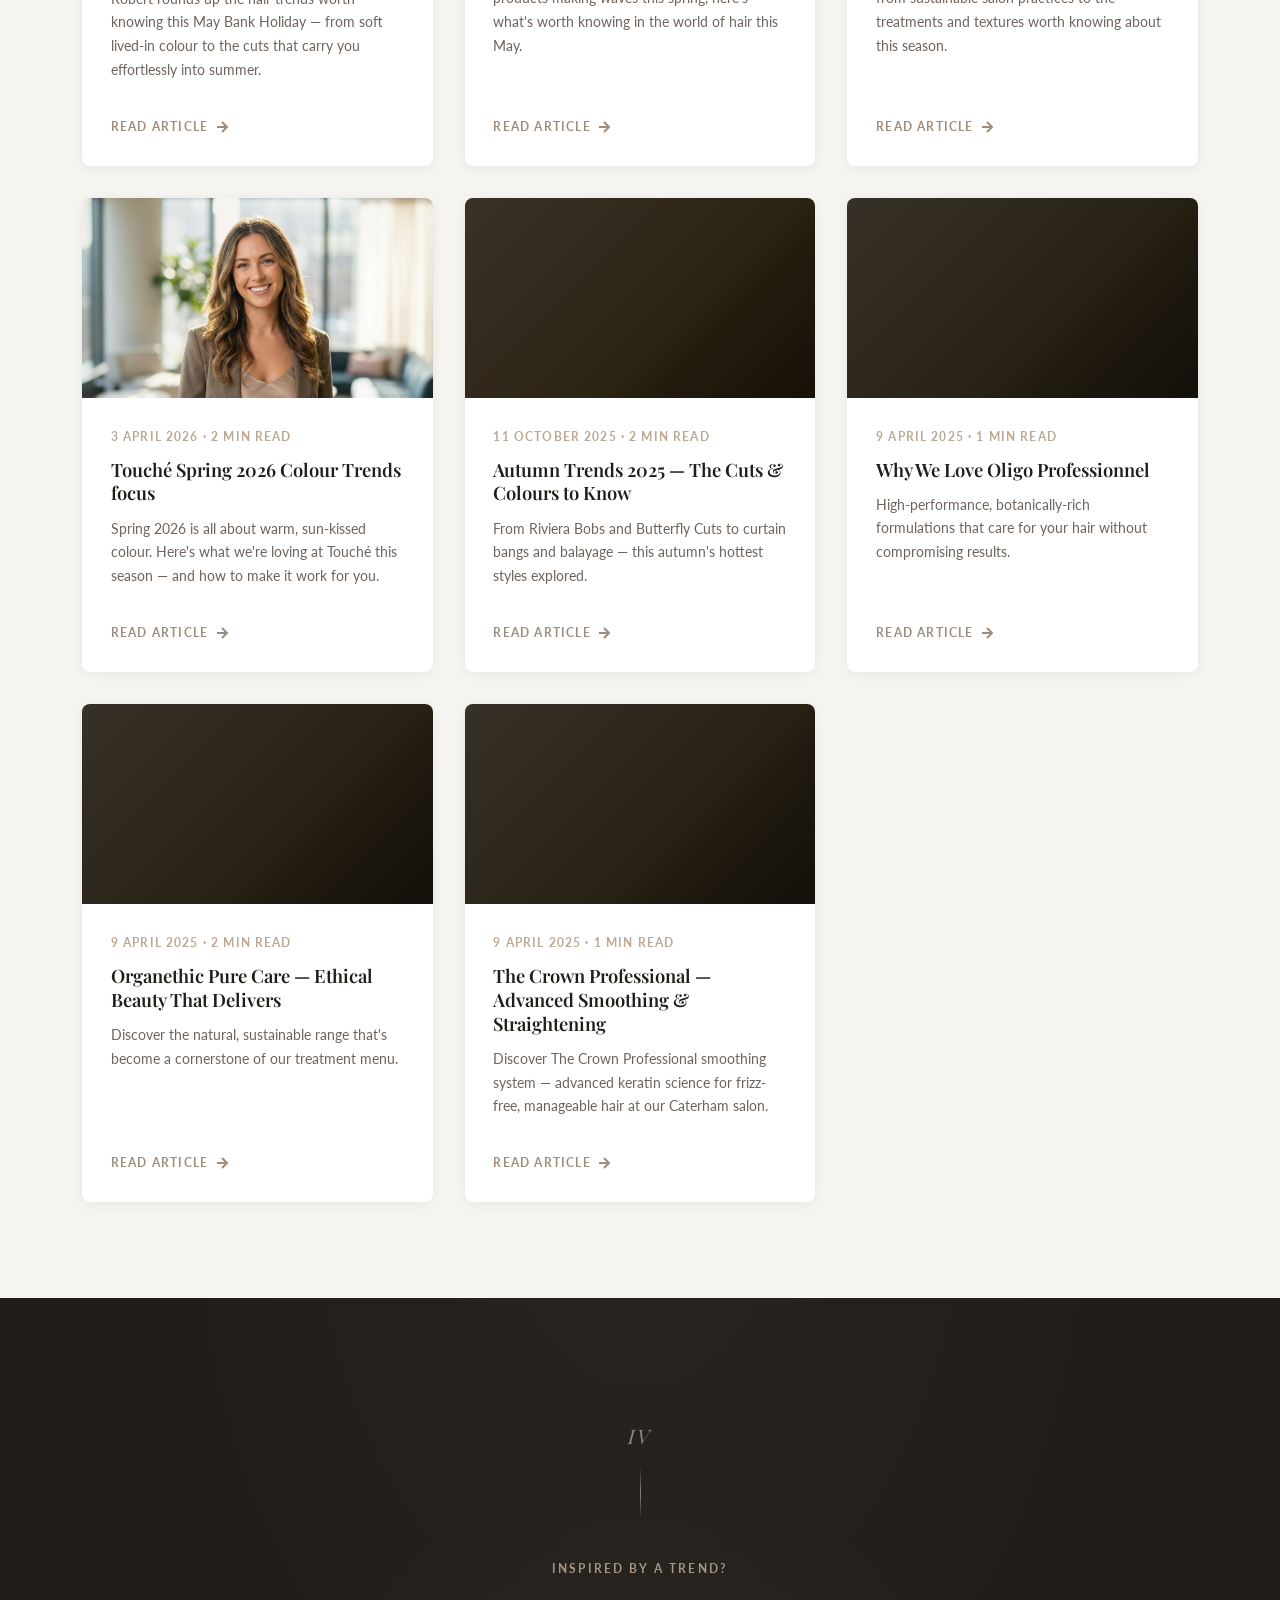
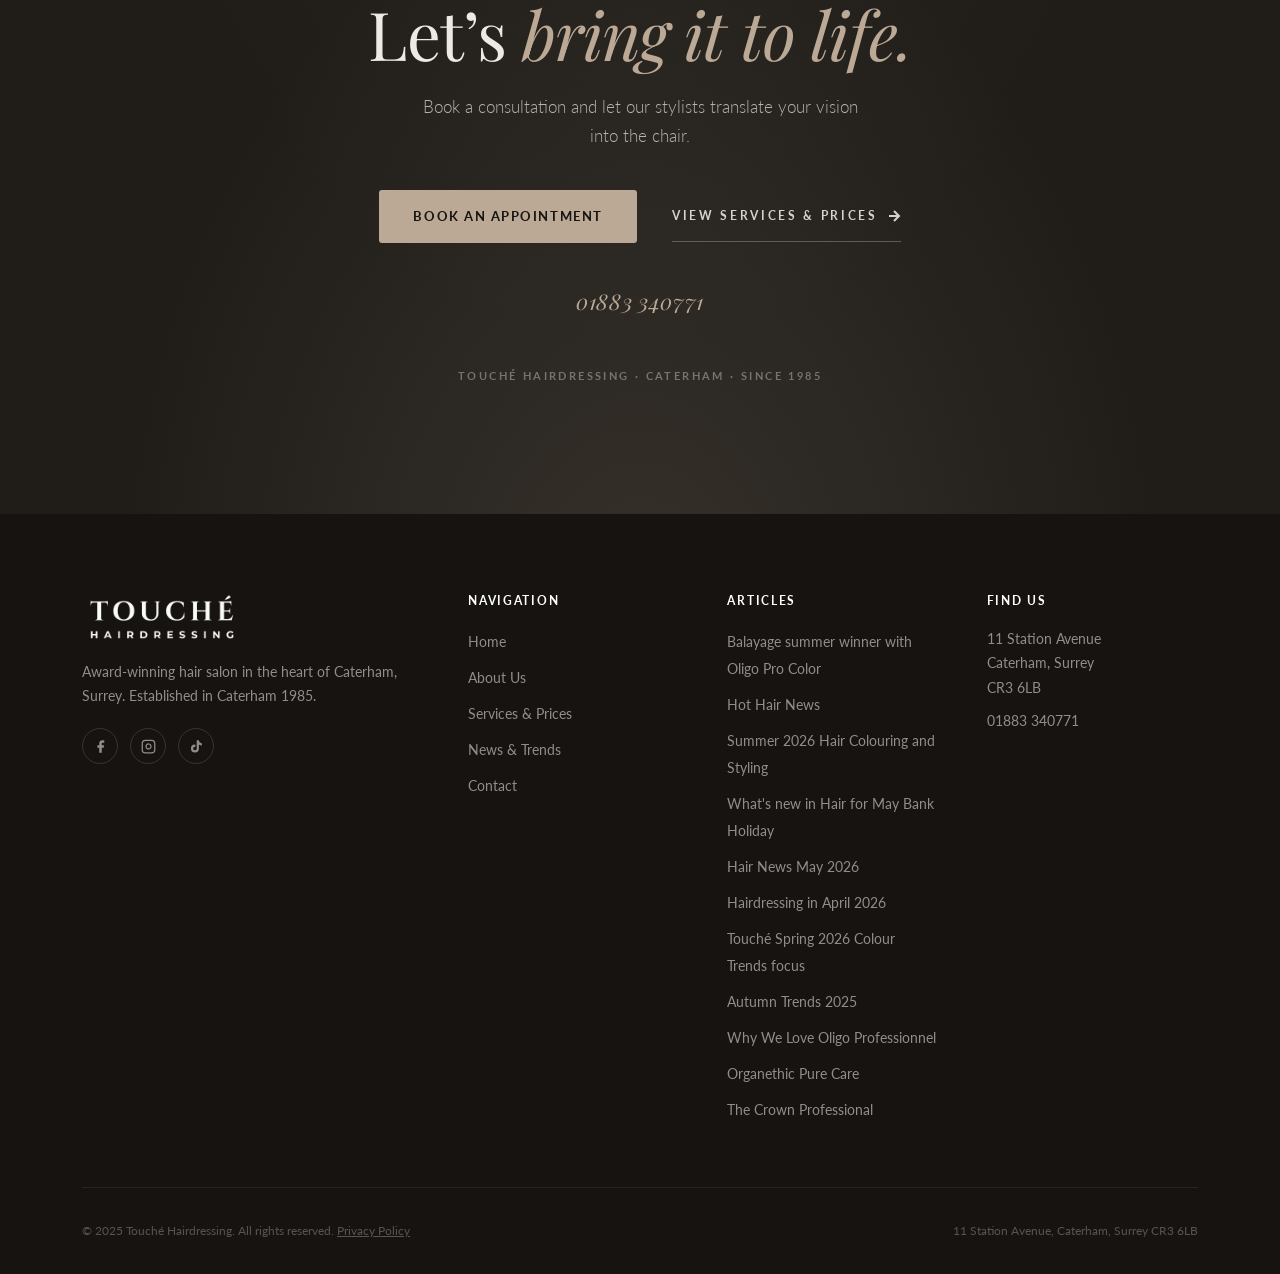
<file: news/index.html>
<!DOCTYPE html>
<html lang="en-GB">
<head>
<!-- Google Tag Manager -->
<script>(function(w,d,s,l,i){w[l]=w[l]||[];w[l].push({"gtm.start":
new Date().getTime(),event:"gtm.js"});var f=d.getElementsByTagName(s)[0],
j=d.createElement(s),dl=l!="dataLayer"?"&l="+l:"";j.async=true;j.src=
"https://www.googletagmanager.com/gtm.js?id="+i+dl;f.parentNode.insertBefore(j,f);
})(window,document,"script","dataLayer","GTM-K94RBX8N");</script>
<!-- End Google Tag Manager -->
  <meta charset="UTF-8">
  <meta name="viewport" content="width=device-width, initial-scale=1.0">
  <title>Hair News &amp; Trends | Touché Hairdressing Caterham Blog</title>
  <meta name="description" content="Salon news, hair trends and product features from Touché Hairdressing Caterham. Explore autumn 2025 trends, premium product guides and expert styling advice.">
  <meta name="keywords" content="hair trends 2025, hairdressing news Caterham, autumn hair trends, balayage trends Surrey, hair care tips">
  <link rel="canonical" href="https://www.touchehaircaterham.com/news/">

  <meta property="og:type" content="website">
  <meta property="og:url" content="https://www.touchehaircaterham.com/news/">
  <meta property="og:title" content="Hair News &amp; Trends | Touché Hairdressing Caterham">
  <meta property="og:description" content="Expert hair trend guides and product features from Touché Hairdressing, Caterham's award-winning salon.">

  <link rel="icon" type="image/x-icon" href="../Images/favicon.ico">
  <link rel="icon" type="image/png" sizes="32x32" href="../Images/favicon-32x32.png">
  <link rel="icon" type="image/png" sizes="16x16" href="../Images/favicon-16x16.png">
  <link rel="apple-touch-icon" href="../Images/apple-touch-icon.png">
  <link rel="manifest" href="../Images/site.webmanifest">

  <link rel="stylesheet" href="../css/style.css">

  <script type="application/ld+json">
  {
    "@context": "https://schema.org",
    "@type": "Blog",
    "name": "Touché Hairdressing News & Trends",
    "url": "https://www.touchehaircaterham.com/news/",
    "publisher": {
      "@type": "Organization",
      "name": "Touché Hairdressing",
      "url": "https://www.touchehaircaterham.com"
    }
  }
  </script>
</head>
<body>
<!-- Google Tag Manager (noscript) -->
<noscript><iframe src="https://www.googletagmanager.com/ns.html?id=GTM-K94RBX8N"
height="0" width="0" style="display:none;visibility:hidden"></iframe></noscript>
<!-- End Google Tag Manager (noscript) -->

<!-- ===== NAVIGATION ===== -->
<nav class="nav" aria-label="Main navigation">
  <div class="nav__container">
    <a href="../index.html" class="nav__logo"><img src="../Images/touche%20logo%20wt.png" alt="Touché Hairdressing Caterham" class="nav__logo-img"></a>
    <ul class="nav__links" role="list">
      <li><a href="../index.html">Home</a></li>
      <li><a href="../about.html">About</a></li>
      <li><a href="../services.html">Services</a></li>
      <li><a href="./" class="active">News</a></li>
      <li><a href="../contact.html">Contact</a></li>
    </ul>
    <a href="https://s-iq.co/BookingPortal/dist/?salonid=5d4b7112-81b5-464b-9ccf-8835ad6793a3&amp;tab=contact" class="btn btn--gold nav__cta" target="_blank" rel="noopener">Book Online</a>
    <button class="nav__hamburger" aria-label="Toggle navigation menu" aria-expanded="false">
      <span></span><span></span><span></span>
    </button>
  </div>
</nav>

<nav class="nav__mobile" aria-label="Mobile navigation">
  <a href="../index.html">Home</a>
  <a href="../about.html">About</a>
  <a href="../services.html">Services</a>
  <a href="./">News</a>
  <a href="../contact.html">Contact</a>
  <a href="tel:01883340771" class="btn btn--gold">Call 01883 340771</a>
</nav>

<!-- ===== NEWS MASTHEAD =====
     Editorial type-led header, matching about and services. No banner
     photograph — the article thumbnails below carry the visual weight. -->
<header class="page-masthead" aria-labelledby="news-hero-heading">
  <span class="page-masthead__watermark" aria-hidden="true">N</span>

  <div class="page-masthead__inner">
    <div class="breadcrumb"><a href="../index.html">Home</a><span>›</span> News</div>

    <div class="page-masthead__content" data-reveal>
      <span class="eyebrow">From the Salon</span>
      <h1 id="news-hero-heading" class="page-masthead__title">News <em>&amp; Hair Trends</em></h1>
      <span class="page-masthead__rule" aria-hidden="true"></span>
      <p class="page-masthead__lead">Expert insights, product features and the latest looks from our Caterham salon team.</p>
    </div>
  </div>
</header>

<!-- ===== BLOG GRID ===== -->
<section class="section" aria-labelledby="articles-heading">
  <div class="container">
    <h2 id="articles-heading" class="sr-only">All articles</h2>

    <div id="cms-news-grid" class="grid-3"></div>
  </div>
</section>

<!-- ===== CLOSING BAND ===== -->
<section class="closing-band" aria-labelledby="closing-heading">
  <div class="closing-band__inner">
    <div class="closing-band__flourish" aria-hidden="true">
      <span class="closing-band__numeral">IV</span>
      <span class="closing-band__rule"></span>
    </div>
    <span class="eyebrow" data-reveal>Inspired by a Trend?</span>
    <h2 id="closing-heading" class="closing-band__heading" data-reveal>Let&rsquo;s <em>bring it to life.</em></h2>
    <p class="closing-band__lead" data-reveal>Book a consultation and let our stylists translate your vision into the chair.</p>
    <div class="closing-band__actions" data-reveal>
      <a href="https://s-iq.co/BookingPortal/dist/?salonid=5d4b7112-81b5-464b-9ccf-8835ad6793a3&amp;tab=contact" class="btn btn--gold" target="_blank" rel="noopener">Book an appointment</a>
      <a href="../services.html" class="closing-band__secondary">View services &amp; prices <svg width="14" height="14" viewBox="0 0 14 14" fill="none" stroke="currentColor" stroke-width="2" aria-hidden="true"><path d="M2 7h10M7 2l5 5-5 5"/></svg></a>
    </div>
    <a href="tel:01883340771" class="closing-band__phone" data-reveal>01883 340771</a>
    <p class="closing-band__signature" data-reveal>Touché Hairdressing &middot; Caterham &middot; since 1985</p>
  </div>
</section>

<!-- ===== FOOTER ===== -->
<footer class="footer" aria-label="Site footer">
  <div class="container">
    <div class="footer__grid">
      <div class="footer__brand">
        <a href="../index.html" class="nav__logo"><img src="../Images/touche%20logo%20wt.png" alt="Touché Hairdressing Caterham" class="nav__logo-img"></a>
        <p>Award-winning hair salon in the heart of Caterham, Surrey. Established in Caterham 1985.</p>
        <div class="footer__social">
          <a href="https://www.facebook.com/touchehaircaterham" aria-label="Facebook" target="_blank" rel="noopener"><svg viewBox="0 0 24 24" fill="currentColor"><path d="M18 2h-3a5 5 0 0 0-5 5v3H7v4h3v8h4v-8h3l1-4h-4V7a1 1 0 0 1 1-1h3z"/></svg></a>
          <a href="https://www.instagram.com/touchehairdressingcaterham/" aria-label="Instagram" target="_blank" rel="noopener"><svg viewBox="0 0 24 24" fill="none" stroke="currentColor" stroke-width="2"><rect x="2" y="2" width="20" height="20" rx="5"/><path d="M16 11.37A4 4 0 1 1 12.63 8 4 4 0 0 1 16 11.37z"/><line x1="17.5" y1="6.5" x2="17.51" y2="6.5"/></svg></a>
          <a href="https://www.tiktok.com/@touchehairdressing" aria-label="TikTok" target="_blank" rel="noopener"><svg viewBox="0 0 24 24" fill="currentColor"><path d="M19.59 6.69a4.83 4.83 0 0 1-3.77-4.25V2h-3.45v13.67a2.89 2.89 0 0 1-2.88 2.5 2.89 2.89 0 0 1-2.89-2.89 2.89 2.89 0 0 1 2.89-2.89c.28 0 .54.04.79.1V9.01a6.33 6.33 0 0 0-.79-.05 6.34 6.34 0 0 0-6.34 6.34 6.34 6.34 0 0 0 6.34 6.34 6.34 6.34 0 0 0 6.33-6.34V8.69a8.2 8.2 0 0 0 4.79 1.52V6.75a4.85 4.85 0 0 1-1.02-.06z"/></svg></a>
        </div>
      </div>
      <div class="footer__col">
        <h4>Navigation</h4>
        <ul>
          <li><a href="../index.html">Home</a></li>
          <li><a href="../about.html">About Us</a></li>
          <li><a href="../services.html">Services &amp; Prices</a></li>
          <li><a href="./">News &amp; Trends</a></li>
          <li><a href="../contact.html">Contact</a></li>
        </ul>
      </div>
      <div class="footer__col" data-cms="footer-articles">
        <h4>Articles</h4>
        <ul>
          <li><a href="post.html?slug=autumn-trends-2025">Autumn Trends 2025</a></li>
          <li><a href="post.html?slug=oligo-professionnel">Oligo Professionnel</a></li>
          <li><a href="post.html?slug=the-crown-professional">The Crown Professional</a></li>
          <li><a href="post.html?slug=organethic-pure-care">Organethic Pure Care</a></li>
        </ul>
      </div>
      <div class="footer__col">
        <h4>Find Us</h4>
        <p>11 Station Avenue<br>Caterham, Surrey<br>CR3 6LB</p>
        <p><a href="tel:01883340771">01883 340771</a></p>
      </div>
    </div>
    <div class="footer__bottom">
      <p>&copy; 2025 Touché Hairdressing. All rights reserved. <a href="/privacy.html" style="color:inherit;text-decoration:underline;">Privacy Policy</a></p>
      <p>11 Station Avenue, Caterham, Surrey CR3 6LB</p>
    </div>
  </div>
</footer>

<!-- ===== COOKIE BANNER ===== -->
<div id="cookie-banner" style="display:none;" role="dialog" aria-label="Cookie consent">
  <p>We use cookies and third-party embeds (maps, reviews, social feeds) to improve your experience. <a href="/privacy.html">Privacy Policy</a></p>
  <div class="cookie-banner__btns">
    <button onclick="cookieAccept()" class="btn btn--gold">Accept</button>
    <button onclick="cookieDecline()" class="btn btn--outline-dark">Decline</button>
  </div>
</div>
<script src="../js/cookies.js"></script>
<script src="../js/main.js"></script>
<script src="../js/cms.js"></script>
</body>
</html>
</file>
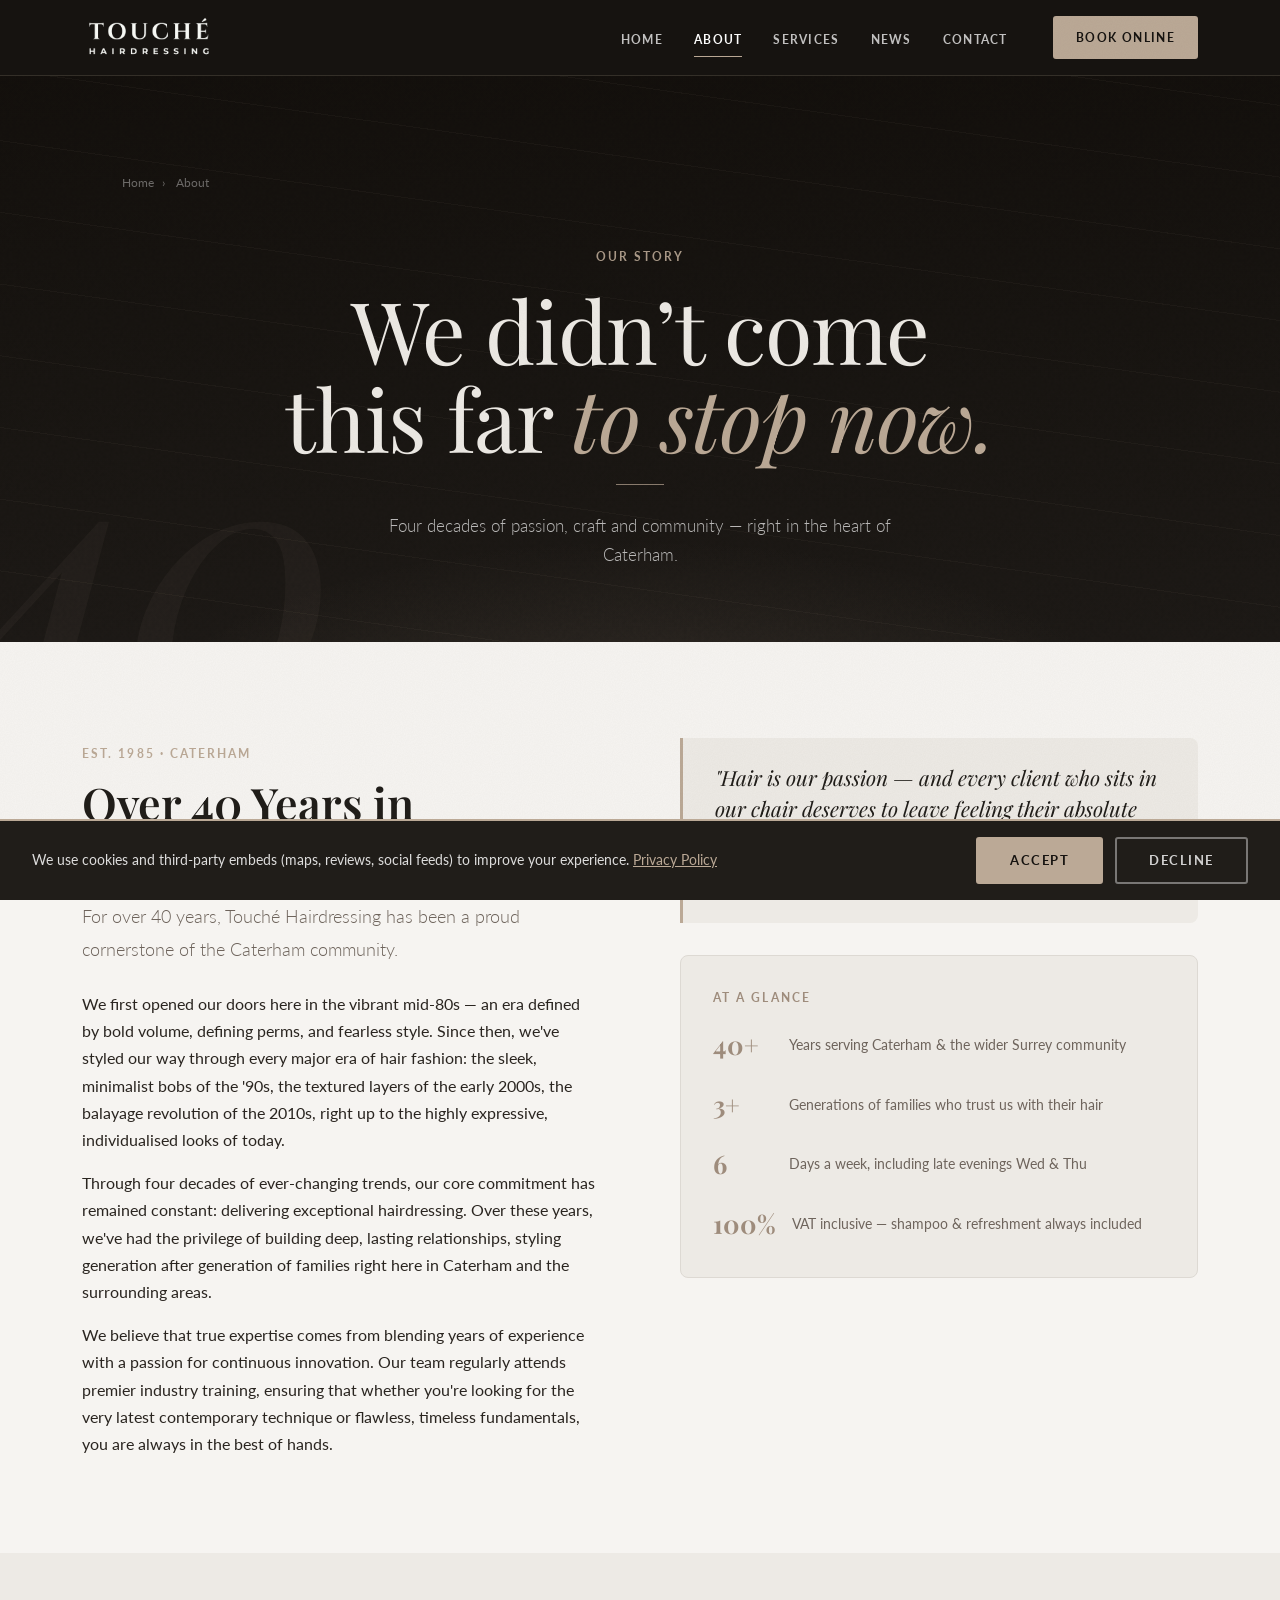
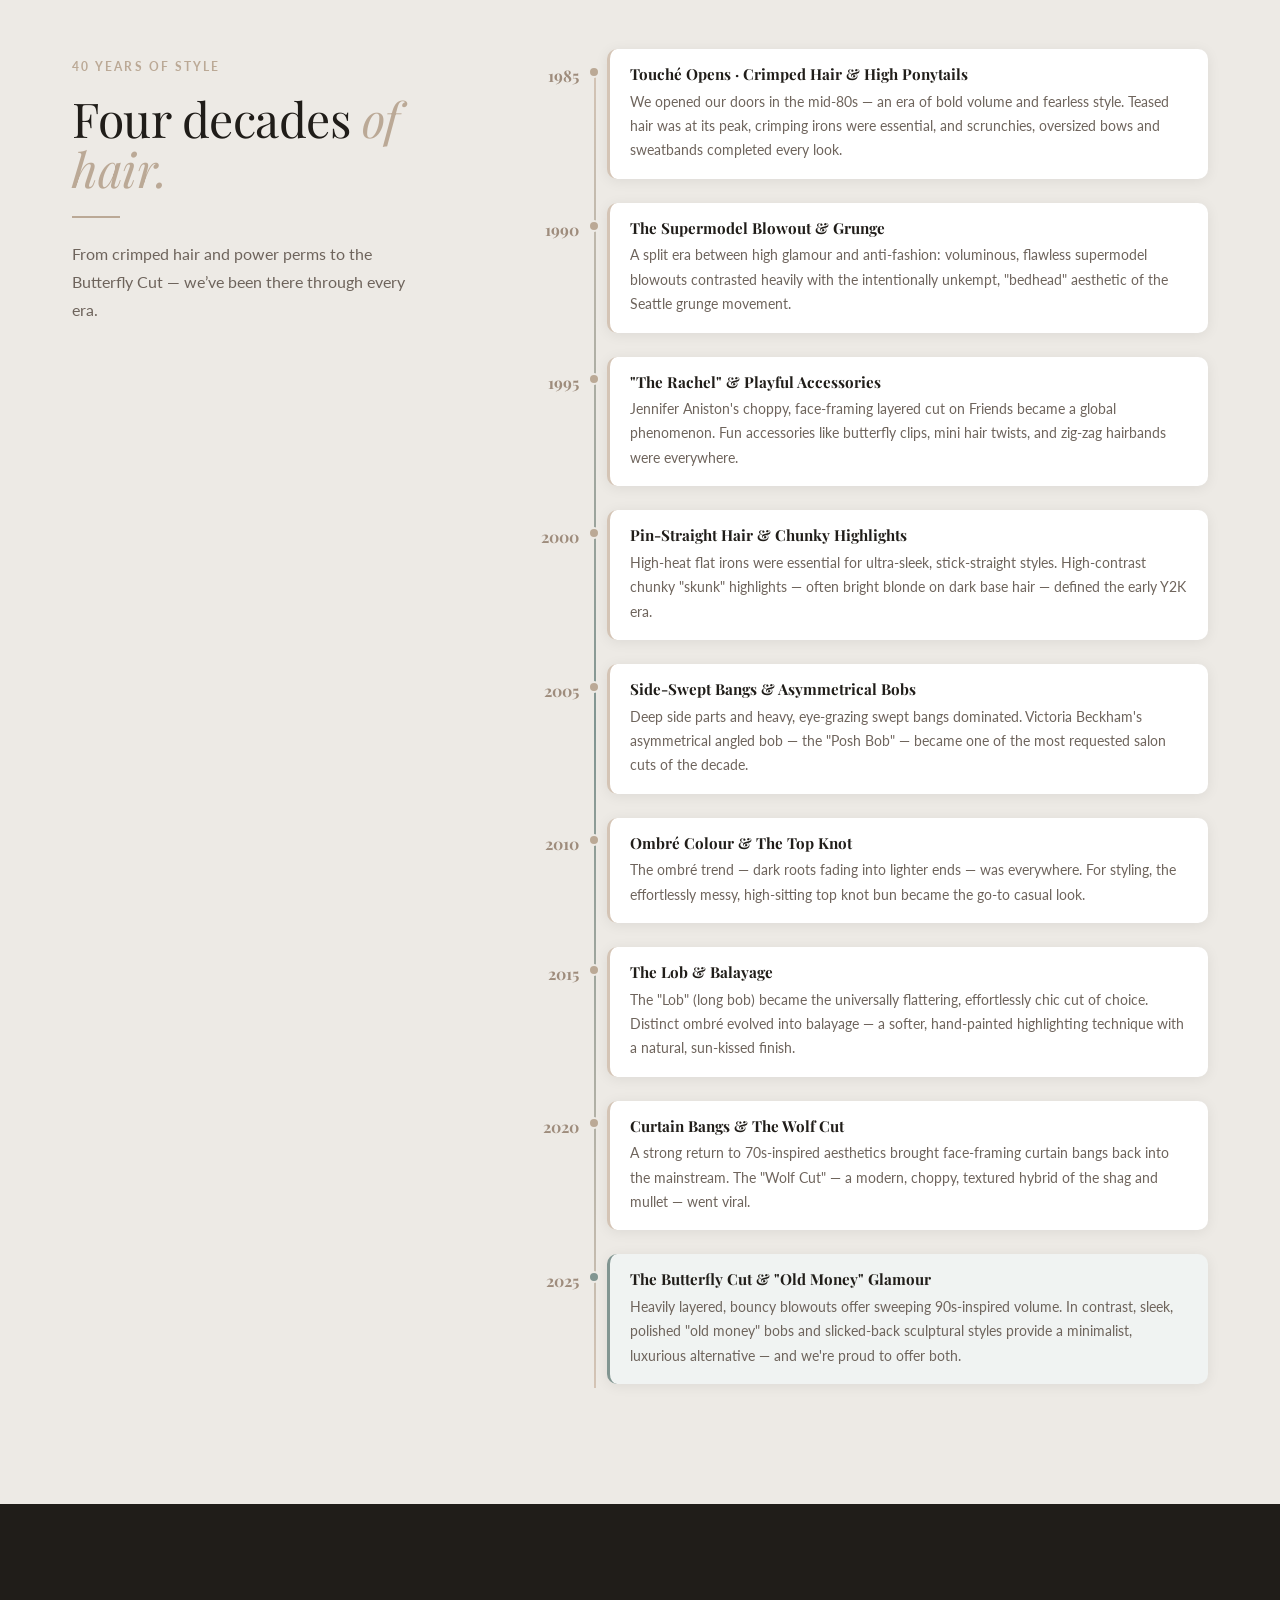
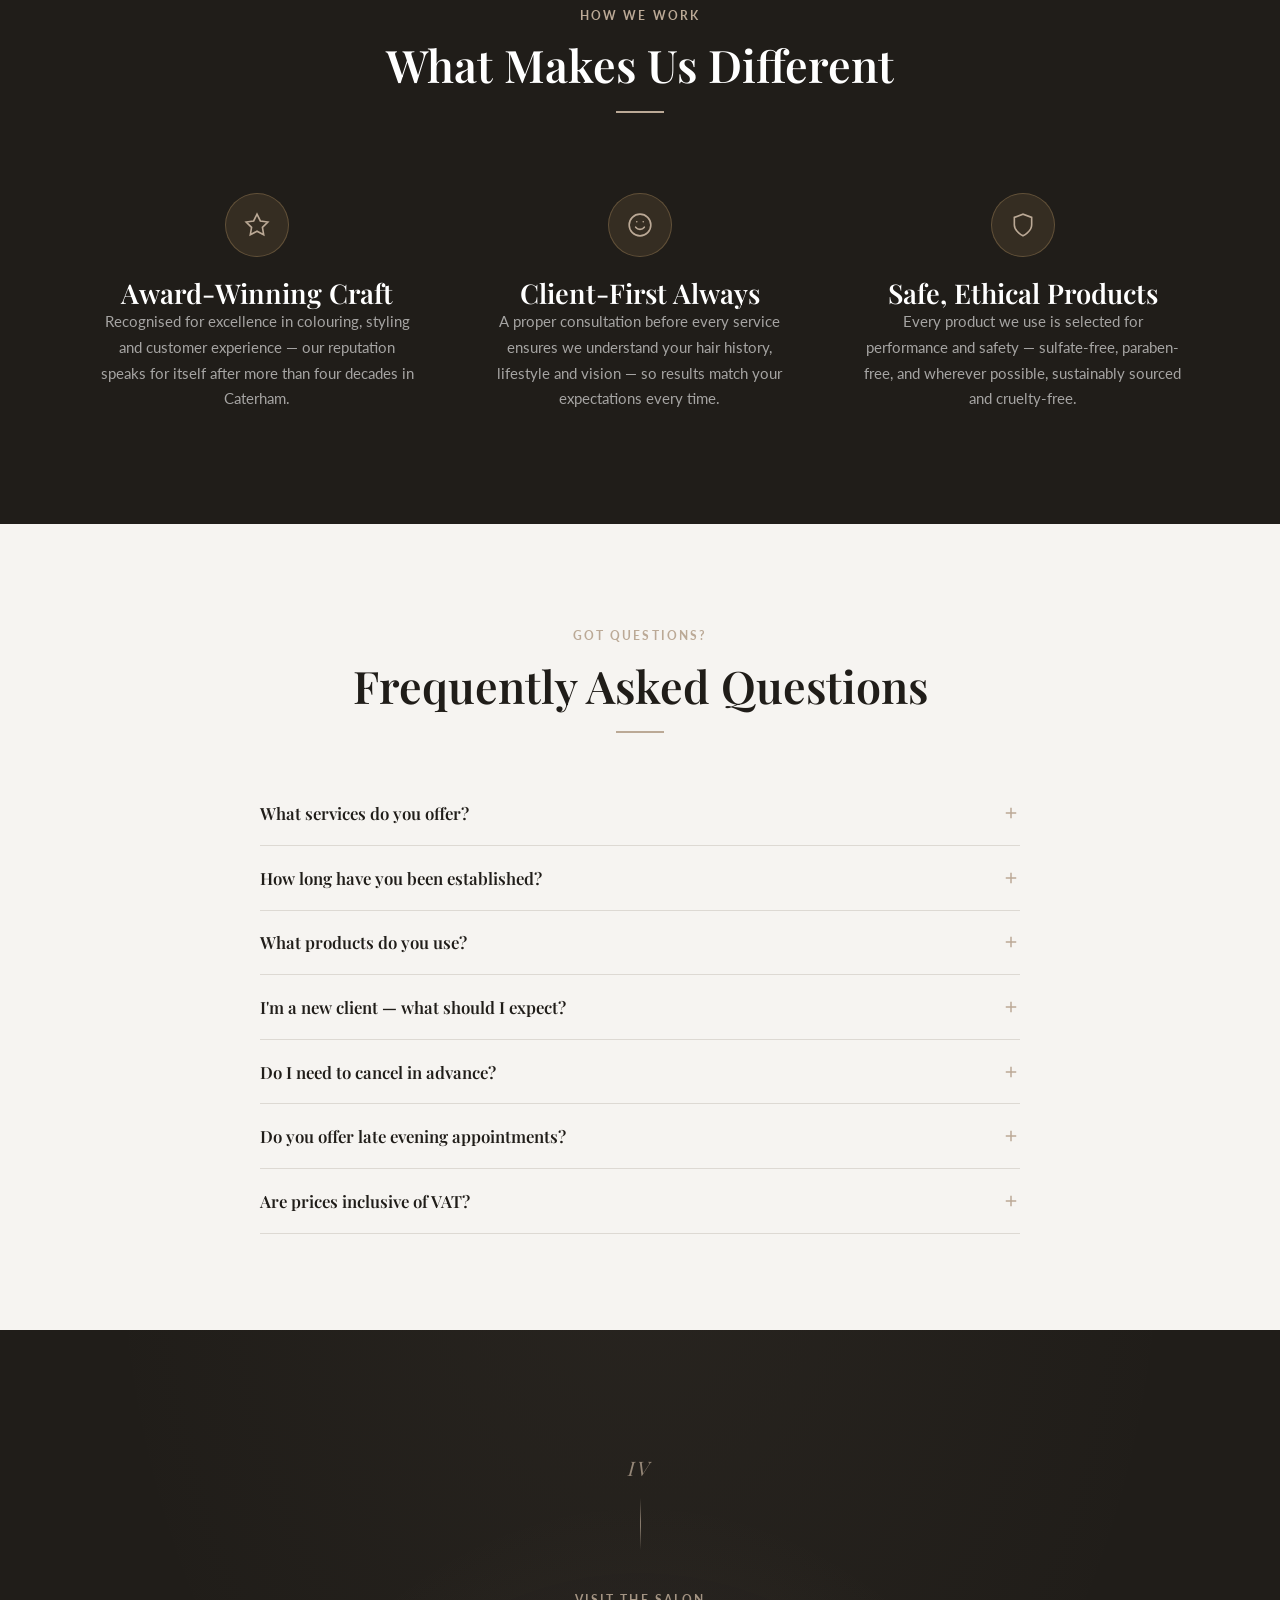
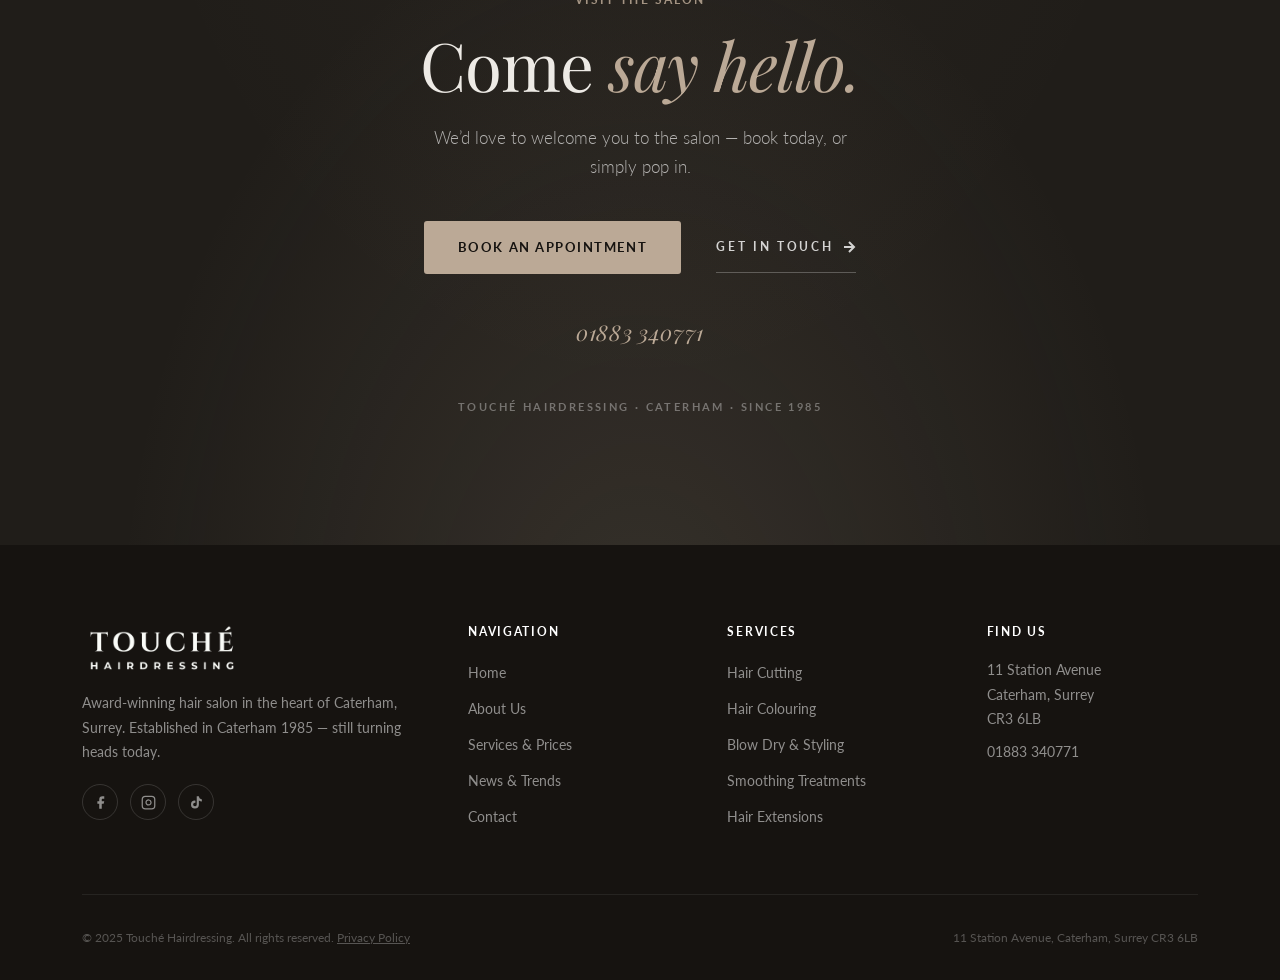
<file: about.html>
<!DOCTYPE html>
<html lang="en-GB">
<head>
<!-- Google Tag Manager -->
<script>(function(w,d,s,l,i){w[l]=w[l]||[];w[l].push({"gtm.start":
new Date().getTime(),event:"gtm.js"});var f=d.getElementsByTagName(s)[0],
j=d.createElement(s),dl=l!="dataLayer"?"&l="+l:"";j.async=true;j.src=
"https://www.googletagmanager.com/gtm.js?id="+i+dl;f.parentNode.insertBefore(j,f);
})(window,document,"script","dataLayer","GTM-K94RBX8N");</script>
<!-- End Google Tag Manager -->
  <meta charset="UTF-8">
  <meta name="viewport" content="width=device-width, initial-scale=1.0">
  <title>About Touché Hairdressing Caterham | Est. 1985 Surrey Hair Salon</title>
  <meta name="description" content="Touché Hairdressing has served Caterham, Surrey for over 40 years. Discover our story, our experienced stylists and why we're the area's most trusted hair salon. Call 01883 340771.">
  <meta name="keywords" content="about Touché hairdressing, Caterham hair salon history, experienced hairdresser Surrey, hair salon est 1985">
  <link rel="canonical" href="https://www.touchehaircaterham.com/about.html">

  <meta property="og:type" content="website">
  <meta property="og:url" content="https://www.touchehaircaterham.com/about.html">
  <meta property="og:title" content="About Touché Hairdressing Caterham | Est. 1985">
  <meta property="og:description" content="Discover the story of Caterham's most trusted hair salon — over 40 years of expert hairdressing in Surrey.">

  <link rel="icon" type="image/x-icon" href="Images/favicon.ico">
  <link rel="icon" type="image/png" sizes="32x32" href="Images/favicon-32x32.png">
  <link rel="icon" type="image/png" sizes="16x16" href="Images/favicon-16x16.png">
  <link rel="apple-touch-icon" href="Images/apple-touch-icon.png">
  <link rel="manifest" href="Images/site.webmanifest">

  <link rel="stylesheet" href="css/style.css">
</head>
<body>
<!-- Google Tag Manager (noscript) -->
<noscript><iframe src="https://www.googletagmanager.com/ns.html?id=GTM-K94RBX8N"
height="0" width="0" style="display:none;visibility:hidden"></iframe></noscript>
<!-- End Google Tag Manager (noscript) -->

<!-- ===== NAVIGATION ===== -->
<nav class="nav" aria-label="Main navigation">
  <div class="nav__container">
    <a href="index.html" class="nav__logo"><img src="Images/touche%20logo%20wt.png" alt="Touché Hairdressing Caterham" class="nav__logo-img"></a>
    <ul class="nav__links" role="list">
      <li><a href="index.html">Home</a></li>
      <li><a href="about.html" class="active">About</a></li>
      <li><a href="services.html">Services</a></li>
      <li><a href="news/">News</a></li>
      <li><a href="contact.html">Contact</a></li>
    </ul>
    <a href="https://s-iq.co/BookingPortal/dist/?salonid=5d4b7112-81b5-464b-9ccf-8835ad6793a3&amp;tab=contact" class="btn btn--gold nav__cta" target="_blank" rel="noopener">Book Online</a>
    <button class="nav__hamburger" aria-label="Toggle navigation menu" aria-expanded="false">
      <span></span><span></span><span></span>
    </button>
  </div>
</nav>

<nav class="nav__mobile" aria-label="Mobile navigation">
  <a href="index.html">Home</a>
  <a href="about.html">About</a>
  <a href="services.html">Services</a>
  <a href="news/">News</a>
  <a href="contact.html">Contact</a>
  <a href="tel:01883340771" class="btn btn--gold">Call 01883 340771</a>
</nav>

<!-- ===== ABOUT MASTHEAD =====
     Editorial type-led header — no banner photograph. A giant italic "40"
     watermark carries the brand's anchoring number into the composition,
     echoing the homepage heritage panel. -->
<header class="page-masthead page-masthead--about" aria-labelledby="about-hero-heading">
  <span class="page-masthead__watermark page-masthead__watermark--numeric" aria-hidden="true">40</span>

  <div class="page-masthead__inner">
    <div class="breadcrumb"><a href="index.html">Home</a><span>›</span> About</div>

    <div class="page-masthead__content" data-reveal>
      <span class="eyebrow">Our Story</span>
      <h1 id="about-hero-heading" class="page-masthead__title">We didn&rsquo;t come this far <em>to stop now.</em></h1>
      <span class="page-masthead__rule" aria-hidden="true"></span>
      <p class="page-masthead__lead">Four decades of passion, craft and community &mdash; right in the heart of Caterham.</p>
    </div>
  </div>
</header>

<!-- ===== STORY SECTION ===== -->
<section class="section" aria-labelledby="story-heading">
  <div class="container">
    <div class="story-grid">
      <div>
        <span class="eyebrow">Est. 1985 · Caterham</span>
        <h2 id="story-heading">Over 40 Years in Caterham</h2>
        <p class="lead" style="margin:1rem 0 1.5rem;">For over 40 years, Touché Hairdressing has been a proud cornerstone of the Caterham community.</p>
        <p>We first opened our doors here in the vibrant mid-80s — an era defined by bold volume, defining perms, and fearless style. Since then, we've styled our way through every major era of hair fashion: the sleek, minimalist bobs of the '90s, the textured layers of the early 2000s, the balayage revolution of the 2010s, right up to the highly expressive, individualised looks of today.</p>
        <p>Through four decades of ever-changing trends, our core commitment has remained constant: delivering exceptional hairdressing. Over these years, we've had the privilege of building deep, lasting relationships, styling generation after generation of families right here in Caterham and the surrounding areas.</p>
        <p>We believe that true expertise comes from blending years of experience with a passion for continuous innovation. Our team regularly attends premier industry training, ensuring that whether you're looking for the very latest contemporary technique or flawless, timeless fundamentals, you are always in the best of hands.</p>
      </div>

      <div>
        <blockquote style="border-left:3px solid var(--gold);padding:1.5rem 2rem;background:var(--warm-white);border-radius:0 8px 8px 0;margin-bottom:2rem;">
          <p style="font-family:var(--font-serif);font-size:1.3rem;font-style:italic;color:var(--dark);line-height:1.5;margin:0 0 1rem;">"Hair is our passion — and every client who sits in our chair deserves to leave feeling their absolute best."</p>
          <cite style="font-size:0.8rem;font-weight:700;letter-spacing:0.10em;text-transform:uppercase;color:var(--gold-dark);font-style:normal;">The Touché Team</cite>
        </blockquote>

        <div style="background:var(--warm-white);border-radius:8px;padding:2rem;border:1px solid var(--grey-light);">
          <span class="eyebrow" style="color:var(--gold-dark);display:block;margin-bottom:1rem;">At a Glance</span>
          <div style="display:flex;flex-direction:column;gap:1rem;">
            <div style="display:flex;gap:1rem;align-items:center;">
              <span style="font-family:var(--font-serif);color:var(--gold-dark);font-size:1.6rem;font-weight:700;min-width:60px;">40+</span>
              <span style="font-size:0.88rem;color:var(--text-light);line-height:1.5;">Years serving Caterham &amp; the wider Surrey community</span>
            </div>
            <div style="display:flex;gap:1rem;align-items:center;">
              <span style="font-family:var(--font-serif);color:var(--gold-dark);font-size:1.6rem;font-weight:700;min-width:60px;">3+</span>
              <span style="font-size:0.88rem;color:var(--text-light);line-height:1.5;">Generations of families who trust us with their hair</span>
            </div>
            <div style="display:flex;gap:1rem;align-items:center;">
              <span style="font-family:var(--font-serif);color:var(--gold-dark);font-size:1.6rem;font-weight:700;min-width:60px;">6</span>
              <span style="font-size:0.88rem;color:var(--text-light);line-height:1.5;">Days a week, including late evenings Wed &amp; Thu</span>
            </div>
            <div style="display:flex;gap:1rem;align-items:center;">
              <span style="font-family:var(--font-serif);color:var(--gold-dark);font-size:1.6rem;font-weight:700;min-width:60px;">100%</span>
              <span style="font-size:0.88rem;color:var(--text-light);line-height:1.5;">VAT inclusive — shampoo &amp; refreshment always included</span>
            </div>
          </div>
        </div>
      </div>
    </div>
  </div>
</section>

<!-- ===== TIMELINE =====
     Two-column layout on desktop: the heading sticks to the viewport on
     the left while the timeline entries scroll past on the right. Once the
     last entry scrolls out, the section releases naturally. Below 980px
     the layout stacks and the sticky is disabled. -->
<section class="section section--cream timeline-section" aria-labelledby="timeline-heading">
  <div class="container">
    <div class="timeline-layout">
      <div class="timeline-layout__aside">
        <div class="timeline-layout__heading">
          <span class="eyebrow" data-reveal>40 Years of Style</span>
          <h2 id="timeline-heading" data-reveal>Four decades <em>of hair.</em></h2>
          <span class="timeline-layout__rule" aria-hidden="true"></span>
          <p data-reveal>From crimped hair and power perms to the Butterfly Cut &mdash; we&rsquo;ve been there through every era.</p>
        </div>
      </div>

      <div class="timeline">

      <div class="timeline__item">
        <div class="timeline__meta"><span class="timeline__year">1985</span></div>
        <div class="timeline__body">
          <h3>Touché Opens · Crimped Hair &amp; High Ponytails</h3>
          <p>We opened our doors in the mid-80s — an era of bold volume and fearless style. Teased hair was at its peak, crimping irons were essential, and scrunchies, oversized bows and sweatbands completed every look.</p>
        </div>
      </div>

      <div class="timeline__item">
        <div class="timeline__meta"><span class="timeline__year">1990</span></div>
        <div class="timeline__body">
          <h3>The Supermodel Blowout &amp; Grunge</h3>
          <p>A split era between high glamour and anti-fashion: voluminous, flawless supermodel blowouts contrasted heavily with the intentionally unkempt, "bedhead" aesthetic of the Seattle grunge movement.</p>
        </div>
      </div>

      <div class="timeline__item">
        <div class="timeline__meta"><span class="timeline__year">1995</span></div>
        <div class="timeline__body">
          <h3>"The Rachel" &amp; Playful Accessories</h3>
          <p>Jennifer Aniston's choppy, face-framing layered cut on Friends became a global phenomenon. Fun accessories like butterfly clips, mini hair twists, and zig-zag hairbands were everywhere.</p>
        </div>
      </div>

      <div class="timeline__item">
        <div class="timeline__meta"><span class="timeline__year">2000</span></div>
        <div class="timeline__body">
          <h3>Pin-Straight Hair &amp; Chunky Highlights</h3>
          <p>High-heat flat irons were essential for ultra-sleek, stick-straight styles. High-contrast chunky "skunk" highlights — often bright blonde on dark base hair — defined the early Y2K era.</p>
        </div>
      </div>

      <div class="timeline__item">
        <div class="timeline__meta"><span class="timeline__year">2005</span></div>
        <div class="timeline__body">
          <h3>Side-Swept Bangs &amp; Asymmetrical Bobs</h3>
          <p>Deep side parts and heavy, eye-grazing swept bangs dominated. Victoria Beckham's asymmetrical angled bob — the "Posh Bob" — became one of the most requested salon cuts of the decade.</p>
        </div>
      </div>

      <div class="timeline__item">
        <div class="timeline__meta"><span class="timeline__year">2010</span></div>
        <div class="timeline__body">
          <h3>Ombré Colour &amp; The Top Knot</h3>
          <p>The ombré trend — dark roots fading into lighter ends — was everywhere. For styling, the effortlessly messy, high-sitting top knot bun became the go-to casual look.</p>
        </div>
      </div>

      <div class="timeline__item">
        <div class="timeline__meta"><span class="timeline__year">2015</span></div>
        <div class="timeline__body">
          <h3>The Lob &amp; Balayage</h3>
          <p>The "Lob" (long bob) became the universally flattering, effortlessly chic cut of choice. Distinct ombré evolved into balayage — a softer, hand-painted highlighting technique with a natural, sun-kissed finish.</p>
        </div>
      </div>

      <div class="timeline__item">
        <div class="timeline__meta"><span class="timeline__year">2020</span></div>
        <div class="timeline__body">
          <h3>Curtain Bangs &amp; The Wolf Cut</h3>
          <p>A strong return to 70s-inspired aesthetics brought face-framing curtain bangs back into the mainstream. The "Wolf Cut" — a modern, choppy, textured hybrid of the shag and mullet — went viral.</p>
        </div>
      </div>

      <div class="timeline__item">
        <div class="timeline__meta"><span class="timeline__year">2025</span></div>
        <div class="timeline__body">
          <h3>The Butterfly Cut &amp; "Old Money" Glamour</h3>
          <p>Heavily layered, bouncy blowouts offer sweeping 90s-inspired volume. In contrast, sleek, polished "old money" bobs and slicked-back sculptural styles provide a minimalist, luxurious alternative — and we're proud to offer both.</p>
        </div>
      </div>

      </div><!-- /.timeline -->
    </div><!-- /.timeline-layout -->
  </div>
</section>

<!-- ===== VALUES ===== -->
<section class="section section--dark" aria-labelledby="values-heading">
  <div class="container">
    <div class="section__header">
      <span class="eyebrow">How We Work</span>
      <h2 id="values-heading">What Makes Us Different</h2>
      <div class="divider"></div>
    </div>

    <div class="grid-3">
      <div style="text-align:center;padding:1rem;">
        <div style="width:64px;height:64px;background:rgba(201,164,106,0.12);border:1px solid rgba(201,164,106,0.3);border-radius:50%;display:flex;align-items:center;justify-content:center;margin:0 auto 1.2rem;">
          <svg width="26" height="26" viewBox="0 0 24 24" fill="none" stroke="var(--gold)" stroke-width="1.5" stroke-linecap="round"><path d="M12 2L15.09 8.26L22 9.27L17 14.14L18.18 21.02L12 17.77L5.82 21.02L7 14.14L2 9.27L8.91 8.26L12 2Z"/></svg>
        </div>
        <h3>Award-Winning Craft</h3>
        <p style="color:rgba(255,255,255,0.60);font-size:0.92rem;line-height:1.75;">Recognised for excellence in colouring, styling and customer experience — our reputation speaks for itself after more than four decades in Caterham.</p>
      </div>

      <div style="text-align:center;padding:1rem;">
        <div style="width:64px;height:64px;background:rgba(201,164,106,0.12);border:1px solid rgba(201,164,106,0.3);border-radius:50%;display:flex;align-items:center;justify-content:center;margin:0 auto 1.2rem;">
          <svg width="26" height="26" viewBox="0 0 24 24" fill="none" stroke="var(--gold)" stroke-width="1.5" stroke-linecap="round"><circle cx="12" cy="12" r="10"/><path d="M8 14s1.5 2 4 2 4-2 4-2"/><line x1="9" y1="9" x2="9.01" y2="9"/><line x1="15" y1="9" x2="15.01" y2="9"/></svg>
        </div>
        <h3>Client-First Always</h3>
        <p style="color:rgba(255,255,255,0.60);font-size:0.92rem;line-height:1.75;">A proper consultation before every service ensures we understand your hair history, lifestyle and vision — so results match your expectations every time.</p>
      </div>

      <div style="text-align:center;padding:1rem;">
        <div style="width:64px;height:64px;background:rgba(201,164,106,0.12);border:1px solid rgba(201,164,106,0.3);border-radius:50%;display:flex;align-items:center;justify-content:center;margin:0 auto 1.2rem;">
          <svg width="26" height="26" viewBox="0 0 24 24" fill="none" stroke="var(--gold)" stroke-width="1.5" stroke-linecap="round"><path d="M12 22s8-4 8-10V5l-8-3-8 3v7c0 6 8 10 8 10z"/></svg>
        </div>
        <h3>Safe, Ethical Products</h3>
        <p style="color:rgba(255,255,255,0.60);font-size:0.92rem;line-height:1.75;">Every product we use is selected for performance and safety — sulfate-free, paraben-free, and wherever possible, sustainably sourced and cruelty-free.</p>
      </div>
    </div>
  </div>
</section>

<!-- ===== FAQ ===== -->
<section class="section" aria-labelledby="faq-heading">
  <div class="container">
    <div style="max-width:760px;margin:0 auto;">
      <div style="text-align:center;margin-bottom:3rem;">
        <span class="eyebrow">Got Questions?</span>
        <h2 id="faq-heading">Frequently Asked Questions</h2>
        <div class="divider"></div>
      </div>

      <div class="faq-item">
        <button class="faq-question">
          What services do you offer?
          <svg viewBox="0 0 24 24" fill="none" stroke="currentColor" stroke-width="2"><line x1="12" y1="5" x2="12" y2="19"/><line x1="5" y1="12" x2="19" y2="12"/></svg>
        </button>
        <div class="faq-answer">We offer a comprehensive range including hair cutting (ladies and gents), blow drying and styling, hair colouring (regrowth, highlights, balayage, semi-permanent), smoothing and straightening treatments, hair extensions, perming, and luxury hair treatments. View our full <a href="services.html" style="color:var(--gold-dark);">services and pricing page</a> for details.</div>
      </div>

      <div class="faq-item">
        <button class="faq-question">
          How long have you been established?
          <svg viewBox="0 0 24 24" fill="none" stroke="currentColor" stroke-width="2"><line x1="12" y1="5" x2="12" y2="19"/><line x1="5" y1="12" x2="19" y2="12"/></svg>
        </button>
        <div class="faq-answer">Touché Hairdressing has been part of the Caterham community since the mid-1980s — over 40 years of service. We've evolved with every decade, combining timeless hairdressing fundamentals with the very latest trends and techniques.</div>
      </div>

      <div class="faq-item">
        <button class="faq-question">
          What products do you use?
          <svg viewBox="0 0 24 24" fill="none" stroke="currentColor" stroke-width="2"><line x1="12" y1="5" x2="12" y2="19"/><line x1="5" y1="12" x2="19" y2="12"/></svg>
        </button>
        <div class="faq-answer">We use a curated selection of professional brands — Oligo Professionnel, Organethic Pure Care (OPC) and The Crown Professional. All are free from harsh sulfates and parabens, and are chosen for their performance, safety credentials and ethical sourcing.</div>
      </div>

      <div class="faq-item">
        <button class="faq-question">
          I'm a new client — what should I expect?
          <svg viewBox="0 0 24 24" fill="none" stroke="currentColor" stroke-width="2"><line x1="12" y1="5" x2="12" y2="19"/><line x1="5" y1="12" x2="19" y2="12"/></svg>
        </button>
        <div class="faq-answer">We love welcoming new clients! When you arrive, we'll begin with a thorough consultation to understand your hair history, current condition and goals. For colour and perm services, new clients are asked to attend a skin and strand test prior to their appointment. A non-refundable deposit is required at booking — this is applied to your final bill.</div>
      </div>

      <div class="faq-item">
        <button class="faq-question">
          Do I need to cancel in advance?
          <svg viewBox="0 0 24 24" fill="none" stroke="currentColor" stroke-width="2"><line x1="12" y1="5" x2="12" y2="19"/><line x1="5" y1="12" x2="19" y2="12"/></svg>
        </button>
        <div class="faq-answer">Yes — we ask for at least 48 hours' notice if you need to cancel or rearrange your appointment. This allows us to offer your slot to another client. Deposits are non-refundable if cancellation is made within 48 hours of the appointment.</div>
      </div>

      <div class="faq-item">
        <button class="faq-question">
          Do you offer late evening appointments?
          <svg viewBox="0 0 24 24" fill="none" stroke="currentColor" stroke-width="2"><line x1="12" y1="5" x2="12" y2="19"/><line x1="5" y1="12" x2="19" y2="12"/></svg>
        </button>
        <div class="faq-answer">Yes! We're open until 9pm on Wednesdays and Thursdays, making it easy to fit an appointment around work or other commitments. We're also open from 8am on Saturdays.</div>
      </div>

      <div class="faq-item">
        <button class="faq-question">
          Are prices inclusive of VAT?
          <svg viewBox="0 0 24 24" fill="none" stroke="currentColor" stroke-width="2"><line x1="12" y1="5" x2="12" y2="19"/><line x1="5" y1="12" x2="19" y2="12"/></svg>
        </button>
        <div class="faq-answer">Yes. All our prices include VAT, shampoo and conditioning treatments, and a complimentary hot or cold refreshment during your visit.</div>
      </div>
    </div>
  </div>
</section>

<!-- ===== CLOSING BAND ===== -->
<section class="closing-band" aria-labelledby="closing-heading">
  <div class="closing-band__inner">
    <div class="closing-band__flourish" aria-hidden="true">
      <span class="closing-band__numeral">IV</span>
      <span class="closing-band__rule"></span>
    </div>
    <span class="eyebrow" data-reveal>Visit the Salon</span>
    <h2 id="closing-heading" class="closing-band__heading" data-reveal>Come <em>say hello.</em></h2>
    <p class="closing-band__lead" data-reveal>We&rsquo;d love to welcome you to the salon &mdash; book today, or simply pop in.</p>
    <div class="closing-band__actions" data-reveal>
      <a href="https://s-iq.co/BookingPortal/dist/?salonid=5d4b7112-81b5-464b-9ccf-8835ad6793a3&amp;tab=contact" class="btn btn--gold" target="_blank" rel="noopener">Book an appointment</a>
      <a href="contact.html" class="closing-band__secondary">Get in touch <svg width="14" height="14" viewBox="0 0 14 14" fill="none" stroke="currentColor" stroke-width="2" aria-hidden="true"><path d="M2 7h10M7 2l5 5-5 5"/></svg></a>
    </div>
    <a href="tel:01883340771" class="closing-band__phone" data-reveal>01883 340771</a>
    <p class="closing-band__signature" data-reveal>Touché Hairdressing &middot; Caterham &middot; since 1985</p>
  </div>
</section>

<!-- ===== FOOTER ===== -->
<footer class="footer" aria-label="Site footer">
  <div class="container">
    <div class="footer__grid">
      <div class="footer__brand">
        <a href="index.html" class="nav__logo"><img src="Images/touche%20logo%20wt.png" alt="Touché Hairdressing Caterham" class="nav__logo-img"></a>
        <p>Award-winning hair salon in the heart of Caterham, Surrey. Established in Caterham 1985 — still turning heads today.</p>
        <div class="footer__social">
          <a href="https://www.facebook.com/touchehaircaterham" aria-label="Facebook" target="_blank" rel="noopener"><svg viewBox="0 0 24 24" fill="currentColor"><path d="M18 2h-3a5 5 0 0 0-5 5v3H7v4h3v8h4v-8h3l1-4h-4V7a1 1 0 0 1 1-1h3z"/></svg></a>
          <a href="https://www.instagram.com/touchehairdressingcaterham/" aria-label="Instagram" target="_blank" rel="noopener"><svg viewBox="0 0 24 24" fill="none" stroke="currentColor" stroke-width="2"><rect x="2" y="2" width="20" height="20" rx="5"/><path d="M16 11.37A4 4 0 1 1 12.63 8 4 4 0 0 1 16 11.37z"/><line x1="17.5" y1="6.5" x2="17.51" y2="6.5"/></svg></a>
          <a href="https://www.tiktok.com/@touchehairdressing" aria-label="TikTok" target="_blank" rel="noopener"><svg viewBox="0 0 24 24" fill="currentColor"><path d="M19.59 6.69a4.83 4.83 0 0 1-3.77-4.25V2h-3.45v13.67a2.89 2.89 0 0 1-2.88 2.5 2.89 2.89 0 0 1-2.89-2.89 2.89 2.89 0 0 1 2.89-2.89c.28 0 .54.04.79.1V9.01a6.33 6.33 0 0 0-.79-.05 6.34 6.34 0 0 0-6.34 6.34 6.34 6.34 0 0 0 6.34 6.34 6.34 6.34 0 0 0 6.33-6.34V8.69a8.2 8.2 0 0 0 4.79 1.52V6.75a4.85 4.85 0 0 1-1.02-.06z"/></svg></a>
        </div>
      </div>
      <div class="footer__col">
        <h4>Navigation</h4>
        <ul>
          <li><a href="index.html">Home</a></li>
          <li><a href="about.html">About Us</a></li>
          <li><a href="services.html">Services &amp; Prices</a></li>
          <li><a href="news/">News &amp; Trends</a></li>
          <li><a href="contact.html">Contact</a></li>
        </ul>
      </div>
      <div class="footer__col">
        <h4>Services</h4>
        <ul>
          <li><a href="services.html">Hair Cutting</a></li>
          <li><a href="services.html">Hair Colouring</a></li>
          <li><a href="services.html">Blow Dry &amp; Styling</a></li>
          <li><a href="services.html">Smoothing Treatments</a></li>
          <li><a href="services.html">Hair Extensions</a></li>
        </ul>
      </div>
      <div class="footer__col">
        <h4>Find Us</h4>
        <p>11 Station Avenue<br>Caterham, Surrey<br>CR3 6LB</p>
        <p><a href="tel:01883340771">01883 340771</a></p>
      </div>
    </div>
    <div class="footer__bottom">
      <p>&copy; 2025 Touché Hairdressing. All rights reserved. <a href="/privacy.html" style="color:inherit;text-decoration:underline;">Privacy Policy</a></p>
      <p>11 Station Avenue, Caterham, Surrey CR3 6LB</p>
    </div>
  </div>
</footer>

<!-- ===== COOKIE BANNER ===== -->
<div id="cookie-banner" style="display:none;" role="dialog" aria-label="Cookie consent">
  <p>We use cookies and third-party embeds (maps, reviews, social feeds) to improve your experience. <a href="/privacy.html">Privacy Policy</a></p>
  <div class="cookie-banner__btns">
    <button onclick="cookieAccept()" class="btn btn--gold">Accept</button>
    <button onclick="cookieDecline()" class="btn btn--outline-dark">Decline</button>
  </div>
</div>
<script src="js/cookies.js"></script>
<script src="js/main.js"></script>
</body>
</html>
</file>
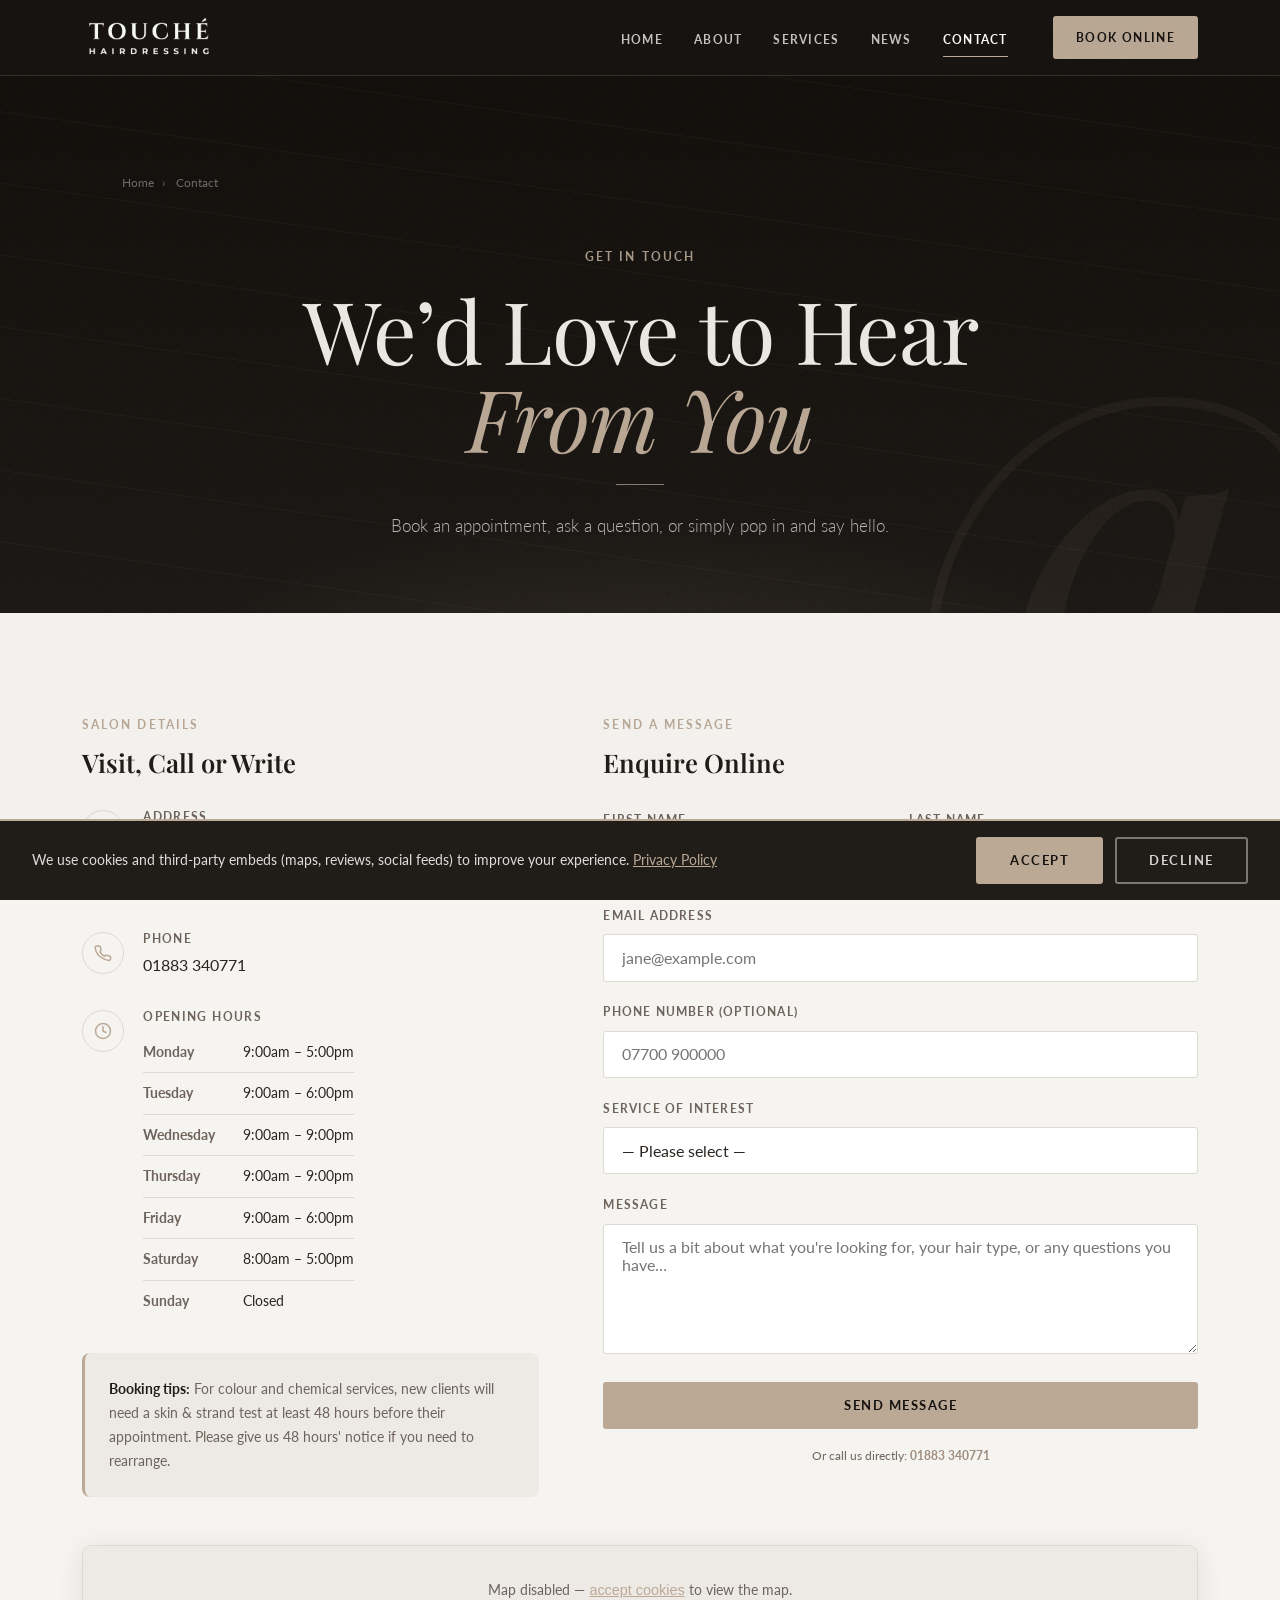
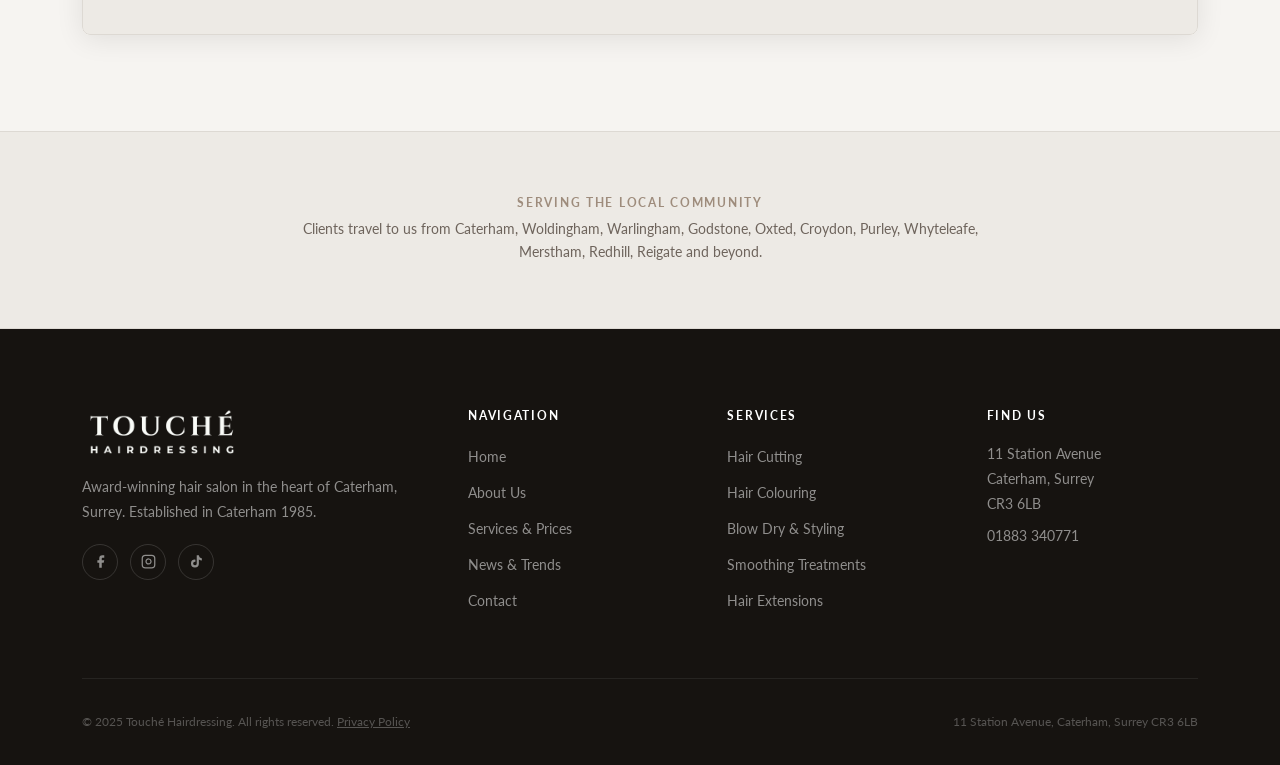
<file: contact.html>
<!DOCTYPE html>
<html lang="en-GB">
<head>
<!-- Google Tag Manager -->
<script>(function(w,d,s,l,i){w[l]=w[l]||[];w[l].push({"gtm.start":
new Date().getTime(),event:"gtm.js"});var f=d.getElementsByTagName(s)[0],
j=d.createElement(s),dl=l!="dataLayer"?"&l="+l:"";j.async=true;j.src=
"https://www.googletagmanager.com/gtm.js?id="+i+dl;f.parentNode.insertBefore(j,f);
})(window,document,"script","dataLayer","GTM-K94RBX8N");</script>
<!-- End Google Tag Manager -->
  <meta charset="UTF-8">
  <meta name="viewport" content="width=device-width, initial-scale=1.0">
  <title>Contact Touché Hairdressing Caterham | Book an Appointment</title>
  <meta name="description" content="Contact Touché Hairdressing Caterham. Call 01883 340771, visit us at 11 Station Avenue, Caterham CR3 6LB, or send a message. Open Mon–Sat including late evenings Wed &amp; Thu.">
  <meta name="keywords" content="contact Touché hairdressing, book hair appointment Caterham, hair salon Caterham phone number, hair salon Station Avenue Caterham">
  <link rel="canonical" href="https://www.touchehaircaterham.com/contact.html">

  <meta property="og:type" content="website">
  <meta property="og:url" content="https://www.touchehaircaterham.com/contact.html">
  <meta property="og:title" content="Contact Touché Hairdressing Caterham | Book an Appointment">
  <meta property="og:description" content="Get in touch with Touché Hairdressing, Caterham. Call 01883 340771 or send us a message — we'd love to hear from you.">

  <link rel="icon" type="image/x-icon" href="Images/favicon.ico">
  <link rel="icon" type="image/png" sizes="32x32" href="Images/favicon-32x32.png">
  <link rel="icon" type="image/png" sizes="16x16" href="Images/favicon-16x16.png">
  <link rel="apple-touch-icon" href="Images/apple-touch-icon.png">
  <link rel="manifest" href="Images/site.webmanifest">

  <link rel="stylesheet" href="css/style.css">
</head>
<body>
<!-- Google Tag Manager (noscript) -->
<noscript><iframe src="https://www.googletagmanager.com/ns.html?id=GTM-K94RBX8N"
height="0" width="0" style="display:none;visibility:hidden"></iframe></noscript>
<!-- End Google Tag Manager (noscript) -->

<!-- ===== NAVIGATION ===== -->
<nav class="nav" aria-label="Main navigation">
  <div class="nav__container">
    <a href="index.html" class="nav__logo"><img src="Images/touche%20logo%20wt.png" alt="Touché Hairdressing Caterham" class="nav__logo-img"></a>
    <ul class="nav__links" role="list">
      <li><a href="index.html">Home</a></li>
      <li><a href="about.html">About</a></li>
      <li><a href="services.html">Services</a></li>
      <li><a href="news/">News</a></li>
      <li><a href="contact.html" class="active">Contact</a></li>
    </ul>
    <a href="https://s-iq.co/BookingPortal/dist/?salonid=5d4b7112-81b5-464b-9ccf-8835ad6793a3&amp;tab=contact" class="btn btn--gold nav__cta" target="_blank" rel="noopener">Book Online</a>
    <button class="nav__hamburger" aria-label="Toggle navigation menu" aria-expanded="false">
      <span></span><span></span><span></span>
    </button>
  </div>
</nav>

<nav class="nav__mobile" aria-label="Mobile navigation">
  <a href="index.html">Home</a>
  <a href="about.html">About</a>
  <a href="services.html">Services</a>
  <a href="news/">News</a>
  <a href="contact.html">Contact</a>
  <a href="tel:01883340771" class="btn btn--gold">Call 01883 340771</a>
</nav>

<!-- ===== CONTACT MASTHEAD =====
     Editorial type-led header, matching about and services. No banner
     photograph — the salon details and map below carry the page. -->
<header class="page-masthead" aria-labelledby="contact-hero-heading">
  <span class="page-masthead__watermark" aria-hidden="true">@</span>

  <div class="page-masthead__inner">
    <div class="breadcrumb"><a href="index.html">Home</a><span>›</span> Contact</div>

    <div class="page-masthead__content" data-reveal>
      <span class="eyebrow">Get in Touch</span>
      <h1 id="contact-hero-heading" class="page-masthead__title">We&rsquo;d Love to Hear <em>From You</em></h1>
      <span class="page-masthead__rule" aria-hidden="true"></span>
      <p class="page-masthead__lead">Book an appointment, ask a question, or simply pop in and say hello.</p>
    </div>
  </div>
</header>

<!-- ===== CONTACT SECTION ===== -->
<section class="section" aria-labelledby="contact-heading">
  <div class="container">
    <h2 id="contact-heading" class="sr-only">Contact information and enquiry form</h2>

    <div class="contact-grid">
      <!-- Info -->
      <div>
        <span class="eyebrow">Salon Details</span>
        <h3 style="font-size:1.6rem;margin-bottom:2rem;">Visit, Call or Write</h3>

        <div class="contact-info__item">
          <div class="contact-info__icon" aria-hidden="true">
            <svg viewBox="0 0 24 24" fill="none" stroke="currentColor" stroke-width="2" stroke-linecap="round"><path d="M21 10c0 7-9 13-9 13s-9-6-9-13a9 9 0 0 1 18 0z"/><circle cx="12" cy="10" r="3"/></svg>
          </div>
          <div class="contact-info__text">
            <h4>Address</h4>
            <p>11 Station Avenue<br>Caterham, Surrey<br>CR3 6LB</p>
          </div>
        </div>

        <div class="contact-info__item">
          <div class="contact-info__icon" aria-hidden="true">
            <svg viewBox="0 0 24 24" fill="none" stroke="currentColor" stroke-width="2" stroke-linecap="round"><path d="M22 16.92v3a2 2 0 0 1-2.18 2 19.79 19.79 0 0 1-8.63-3.07A19.5 19.5 0 0 1 4.69 13.5a19.79 19.79 0 0 1-3.07-8.67A2 2 0 0 1 3.6 2.69h3a2 2 0 0 1 2 1.72c.127.96.361 1.903.7 2.81a2 2 0 0 1-.45 2.11L7.91 10.4a16 16 0 0 0 6 6l.92-.92a2 2 0 0 1 2.11-.45c.907.339 1.85.573 2.81.7A2 2 0 0 1 21.73 18l.19-1.08z"/></svg>
          </div>
          <div class="contact-info__text">
            <h4>Phone</h4>
            <a href="tel:01883340771">01883 340771</a>
          </div>
        </div>

        <div class="contact-info__item">
          <div class="contact-info__icon" aria-hidden="true">
            <svg viewBox="0 0 24 24" fill="none" stroke="currentColor" stroke-width="2" stroke-linecap="round"><circle cx="12" cy="12" r="10"/><polyline points="12 6 12 12 16 14"/></svg>
          </div>
          <div class="contact-info__text">
            <h4>Opening Hours</h4>
            <table class="hours-table">
              <tbody data-cms="hours">
                <tr><td>Monday</td><td>9am – 5pm</td></tr>
                <tr><td>Tuesday</td><td>9am – 6pm</td></tr>
                <tr><td>Wednesday</td><td>9am – 9pm</td></tr>
                <tr><td>Thursday</td><td>9am – 9pm</td></tr>
                <tr><td>Friday</td><td>9am – 6pm</td></tr>
                <tr><td>Saturday</td><td>8am – 5pm</td></tr>
                <tr><td>Sunday</td><td style="color:var(--grey-mid);">Closed</td></tr>
              </tbody>
            </table>
          </div>
        </div>

        <!-- Quick tip -->
        <div style="margin-top:2rem;padding:1.5rem;background:var(--warm-white);border-radius:8px;border-left:3px solid var(--gold);">
          <p style="font-size:0.88rem;color:var(--text-light);margin:0;line-height:1.7;"><strong style="color:var(--dark);">Booking tips:</strong> For colour and chemical services, new clients will need a skin &amp; strand test at least 48 hours before their appointment. Please give us 48 hours' notice if you need to rearrange.</p>
        </div>
      </div>

      <!-- Form -->
      <div>
        <span class="eyebrow">Send a Message</span>
        <h3 style="font-size:1.6rem;margin-bottom:2rem;">Enquire Online</h3>

        <form class="contact-form" novalidate>
          <div style="display:grid;grid-template-columns:1fr 1fr;gap:1rem;">
            <div class="form-group">
              <label for="first-name">First Name</label>
              <input type="text" id="first-name" name="first_name" autocomplete="given-name" required placeholder="Jane">
            </div>
            <div class="form-group">
              <label for="last-name">Last Name</label>
              <input type="text" id="last-name" name="last_name" autocomplete="family-name" required placeholder="Smith">
            </div>
          </div>

          <div class="form-group">
            <label for="email">Email Address</label>
            <input type="email" id="email" name="email" autocomplete="email" required placeholder="jane@example.com">
          </div>

          <div class="form-group">
            <label for="phone">Phone Number (optional)</label>
            <input type="tel" id="phone" name="phone" autocomplete="tel" placeholder="07700 900000">
          </div>

          <div class="form-group">
            <label for="service">Service of Interest</label>
            <select id="service" name="service">
              <option value="">— Please select —</option>
              <option>Ladies Cut &amp; Finish</option>
              <option>Gents Cut &amp; Finish</option>
              <option>Hair Colouring / Highlights</option>
              <option>Balayage</option>
              <option>Blow Dry &amp; Styling</option>
              <option>Smoothing / Straightening Treatment</option>
              <option>Hair Extensions</option>
              <option>Hair Treatment</option>
              <option>Perming</option>
              <option>General Enquiry</option>
            </select>
          </div>

          <div class="form-group">
            <label for="message">Message</label>
            <textarea id="message" name="message" required placeholder="Tell us a bit about what you're looking for, your hair type, or any questions you have…"></textarea>
          </div>

          <button type="submit" class="btn btn--gold" style="width:100%;">Send Message</button>

          <p style="font-size:0.78rem;color:var(--text-light);margin-top:1rem;text-align:center;">Or call us directly: <a href="tel:01883340771" style="color:var(--gold-dark);font-weight:700;">01883 340771</a></p>
        </form>
      </div>
    </div>

    <!-- Map -->
    <div class="map-wrapper" aria-label="Map showing Touché Hairdressing location">
      <div class="consent-placeholder" style="display:none;">
        <p>Map disabled — <button onclick="cookieAccept()" style="background:none;border:none;color:var(--gold);cursor:pointer;text-decoration:underline;font-size:inherit;">accept cookies</button> to view the map.</p>
      </div>
      <iframe
        data-src="https://www.google.com/maps/embed?pb=!1m18!1m12!1m3!1d2493.7!2d-0.0786!3d51.2843!2m3!1f0!2f0!3f0!3m2!1i1024!2i768!4f13.1!3m3!1m2!1s0x0%3A0x0!2s11+Station+Avenue%2C+Caterham%2C+CR3+6LB!5e0!3m2!1sen!2suk!4v1"
        allowfullscreen=""
        loading="lazy"
        referrerpolicy="no-referrer-when-downgrade"
        title="Touché Hairdressing map — 11 Station Avenue, Caterham CR3 6LB">
      </iframe>
    </div>
  </div>
</section>

<!-- ===== LOCATION STRIP ===== -->
<div class="location-strip">
  <div class="container">
    <h3>Serving the Local Community</h3>
    <p>Clients travel to us from Caterham, Woldingham, Warlingham, Godstone, Oxted, Croydon, Purley, Whyteleafe, Merstham, Redhill, Reigate and beyond.</p>
  </div>
</div>

<!-- ===== FOOTER ===== -->
<footer class="footer" aria-label="Site footer">
  <div class="container">
    <div class="footer__grid">
      <div class="footer__brand">
        <a href="index.html" class="nav__logo"><img src="Images/touche%20logo%20wt.png" alt="Touché Hairdressing Caterham" class="nav__logo-img"></a>
        <p>Award-winning hair salon in the heart of Caterham, Surrey. Established in Caterham 1985.</p>
        <div class="footer__social">
          <a href="https://www.facebook.com/touchehaircaterham" aria-label="Facebook" target="_blank" rel="noopener"><svg viewBox="0 0 24 24" fill="currentColor"><path d="M18 2h-3a5 5 0 0 0-5 5v3H7v4h3v8h4v-8h3l1-4h-4V7a1 1 0 0 1 1-1h3z"/></svg></a>
          <a href="https://www.instagram.com/touchehairdressingcaterham/" aria-label="Instagram" target="_blank" rel="noopener"><svg viewBox="0 0 24 24" fill="none" stroke="currentColor" stroke-width="2"><rect x="2" y="2" width="20" height="20" rx="5"/><path d="M16 11.37A4 4 0 1 1 12.63 8 4 4 0 0 1 16 11.37z"/><line x1="17.5" y1="6.5" x2="17.51" y2="6.5"/></svg></a>
          <a href="https://www.tiktok.com/@touchehairdressing" aria-label="TikTok" target="_blank" rel="noopener"><svg viewBox="0 0 24 24" fill="currentColor"><path d="M19.59 6.69a4.83 4.83 0 0 1-3.77-4.25V2h-3.45v13.67a2.89 2.89 0 0 1-2.88 2.5 2.89 2.89 0 0 1-2.89-2.89 2.89 2.89 0 0 1 2.89-2.89c.28 0 .54.04.79.1V9.01a6.33 6.33 0 0 0-.79-.05 6.34 6.34 0 0 0-6.34 6.34 6.34 6.34 0 0 0 6.34 6.34 6.34 6.34 0 0 0 6.33-6.34V8.69a8.2 8.2 0 0 0 4.79 1.52V6.75a4.85 4.85 0 0 1-1.02-.06z"/></svg></a>
        </div>
      </div>
      <div class="footer__col">
        <h4>Navigation</h4>
        <ul>
          <li><a href="index.html">Home</a></li>
          <li><a href="about.html">About Us</a></li>
          <li><a href="services.html">Services &amp; Prices</a></li>
          <li><a href="news/">News &amp; Trends</a></li>
          <li><a href="contact.html">Contact</a></li>
        </ul>
      </div>
      <div class="footer__col">
        <h4>Services</h4>
        <ul>
          <li><a href="services.html">Hair Cutting</a></li>
          <li><a href="services.html">Hair Colouring</a></li>
          <li><a href="services.html">Blow Dry &amp; Styling</a></li>
          <li><a href="services.html">Smoothing Treatments</a></li>
          <li><a href="services.html">Hair Extensions</a></li>
        </ul>
      </div>
      <div class="footer__col">
        <h4>Find Us</h4>
        <p>11 Station Avenue<br>Caterham, Surrey<br>CR3 6LB</p>
        <p><a href="tel:01883340771">01883 340771</a></p>
      </div>
    </div>
    <div class="footer__bottom">
      <p>&copy; 2025 Touché Hairdressing. All rights reserved. <a href="/privacy.html" style="color:inherit;text-decoration:underline;">Privacy Policy</a></p>
      <p>11 Station Avenue, Caterham, Surrey CR3 6LB</p>
    </div>
  </div>
</footer>

<!-- ===== COOKIE BANNER ===== -->
<div id="cookie-banner" style="display:none;" role="dialog" aria-label="Cookie consent">
  <p>We use cookies and third-party embeds (maps, reviews, social feeds) to improve your experience. <a href="/privacy.html">Privacy Policy</a></p>
  <div class="cookie-banner__btns">
    <button onclick="cookieAccept()" class="btn btn--gold">Accept</button>
    <button onclick="cookieDecline()" class="btn btn--outline-dark">Decline</button>
  </div>
</div>
<script src="js/cookies.js"></script>
<script src="js/main.js"></script>
<script src="js/cms.js"></script>
<script>
(function () {
  var form   = document.querySelector('.contact-form');
  var btn    = form.querySelector('[type="submit"]');
  var status = document.createElement('div');
  status.style.cssText = 'margin-top:1rem;padding:0.9rem 1rem;border-radius:8px;font-size:0.9rem;display:none;';
  btn.insertAdjacentElement('afterend', status);

  function showMsg(msg, ok) {
    status.textContent = msg;
    status.style.background  = ok ? 'rgba(127,184,150,0.15)' : 'rgba(229,115,115,0.12)';
    status.style.color       = ok ? '#2d7a4f' : '#c0392b';
    status.style.border      = ok ? '1px solid rgba(127,184,150,0.35)' : '1px solid rgba(229,115,115,0.35)';
    status.style.display     = 'block';
  }

  form.addEventListener('submit', function (e) {
    e.preventDefault();
    fetch('admin-data.json?v=' + Date.now())
      .then(function (r) { return r.ok ? r.json() : Promise.reject(); })
      .then(function (data) {
        var endpoint = data.formEndpoint || '';
        if (!endpoint) {
          showMsg('Sorry, the contact form is not yet configured. Please call us on 01883 340771.', false);
          return;
        }
        btn.disabled = true;
        btn.textContent = 'Sending…';
        return fetch(endpoint, {
          method:  'POST',
          headers: { 'Accept': 'application/json' },
          body:    new FormData(form)
        });
      })
      .then(function (res) {
        if (!res) return; // endpoint not set — already handled
        btn.disabled    = false;
        btn.textContent = 'Send Message';
        if (res.ok) {
          showMsg('Thank you — your message has been sent. We\'ll be in touch shortly.', true);
          form.reset();
        } else {
          res.json().then(function (body) {
            console.error('Formspree error', res.status, body);
          }).catch(function () {
            console.error('Formspree error', res.status);
          });
          showMsg('Something went wrong. Please try again or call us on 01883 340771.', false);
        }
      })
      .catch(function (err) {
        btn.disabled    = false;
        btn.textContent = 'Send Message';
        console.error('Form submission error', err);
        showMsg('Could not send your message. Please call us on 01883 340771.', false);
      });
  });
}());
</script>
</body>
</html>
</file>
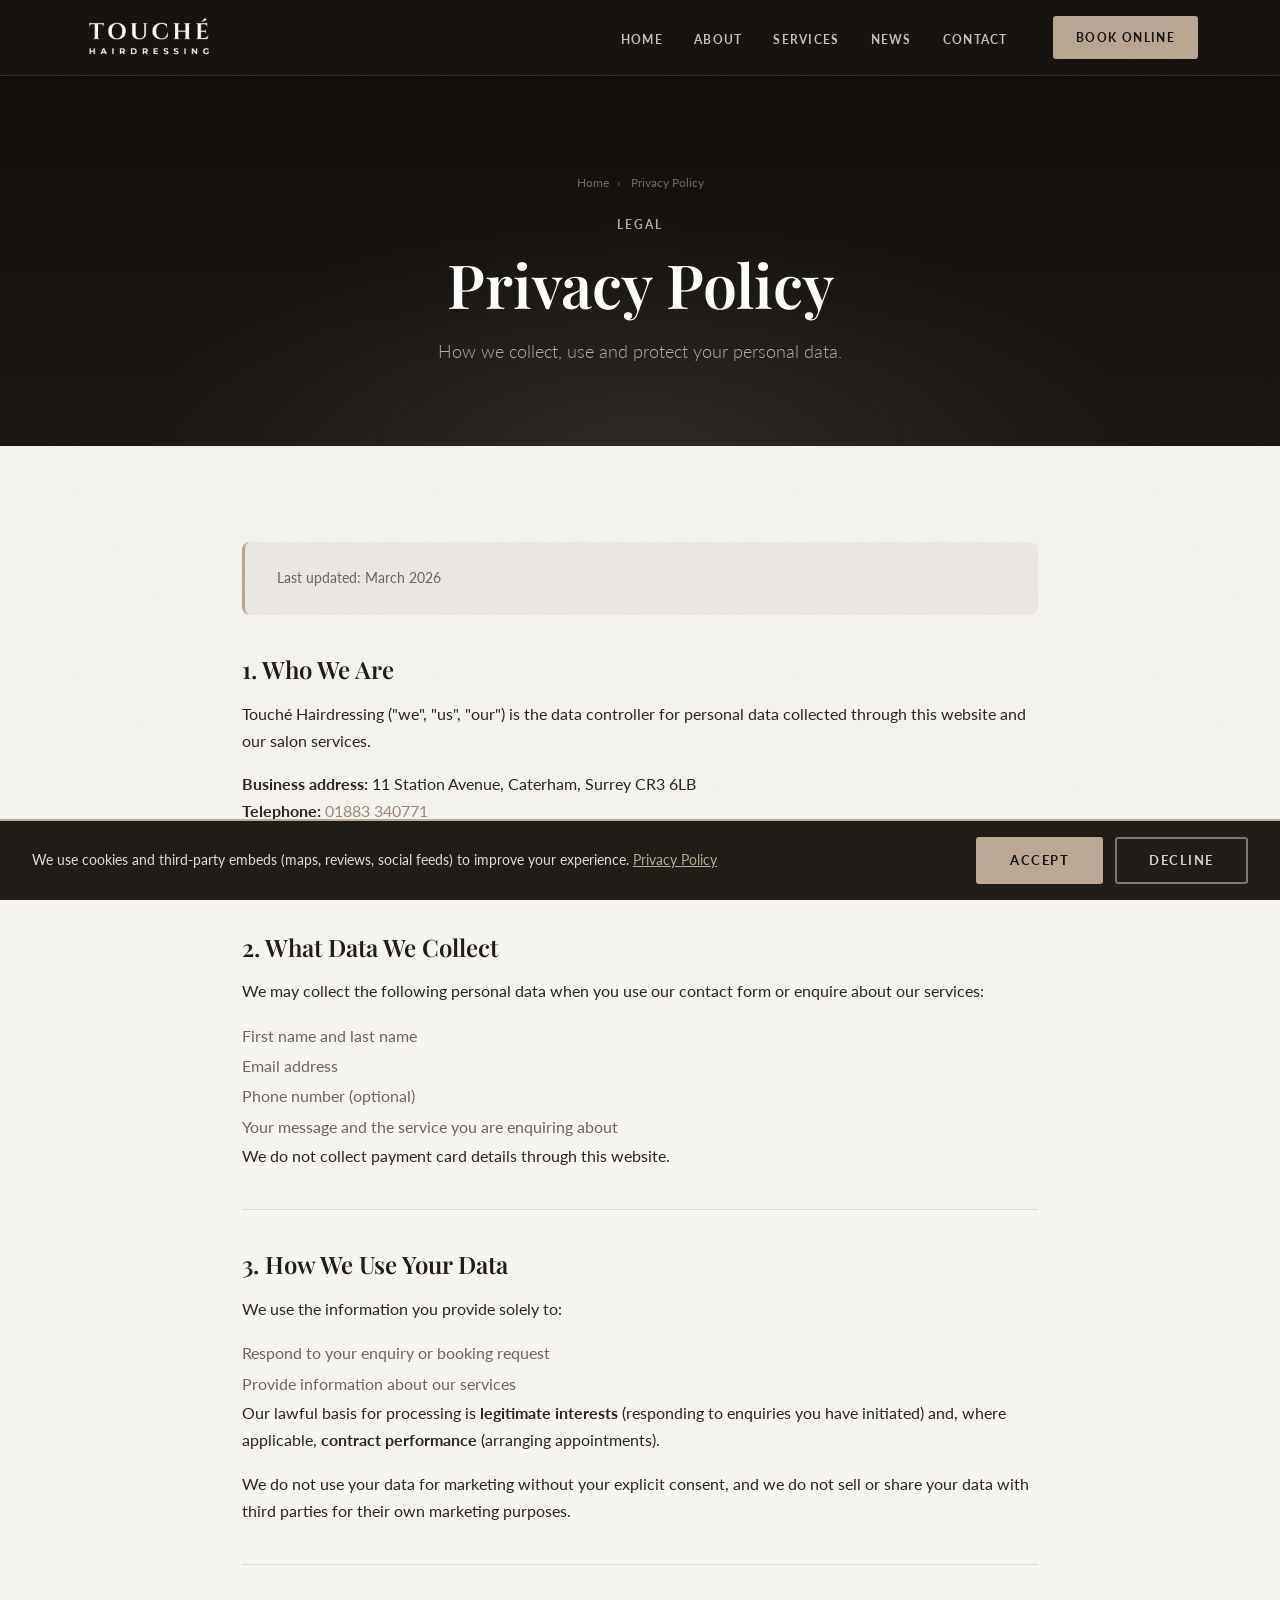
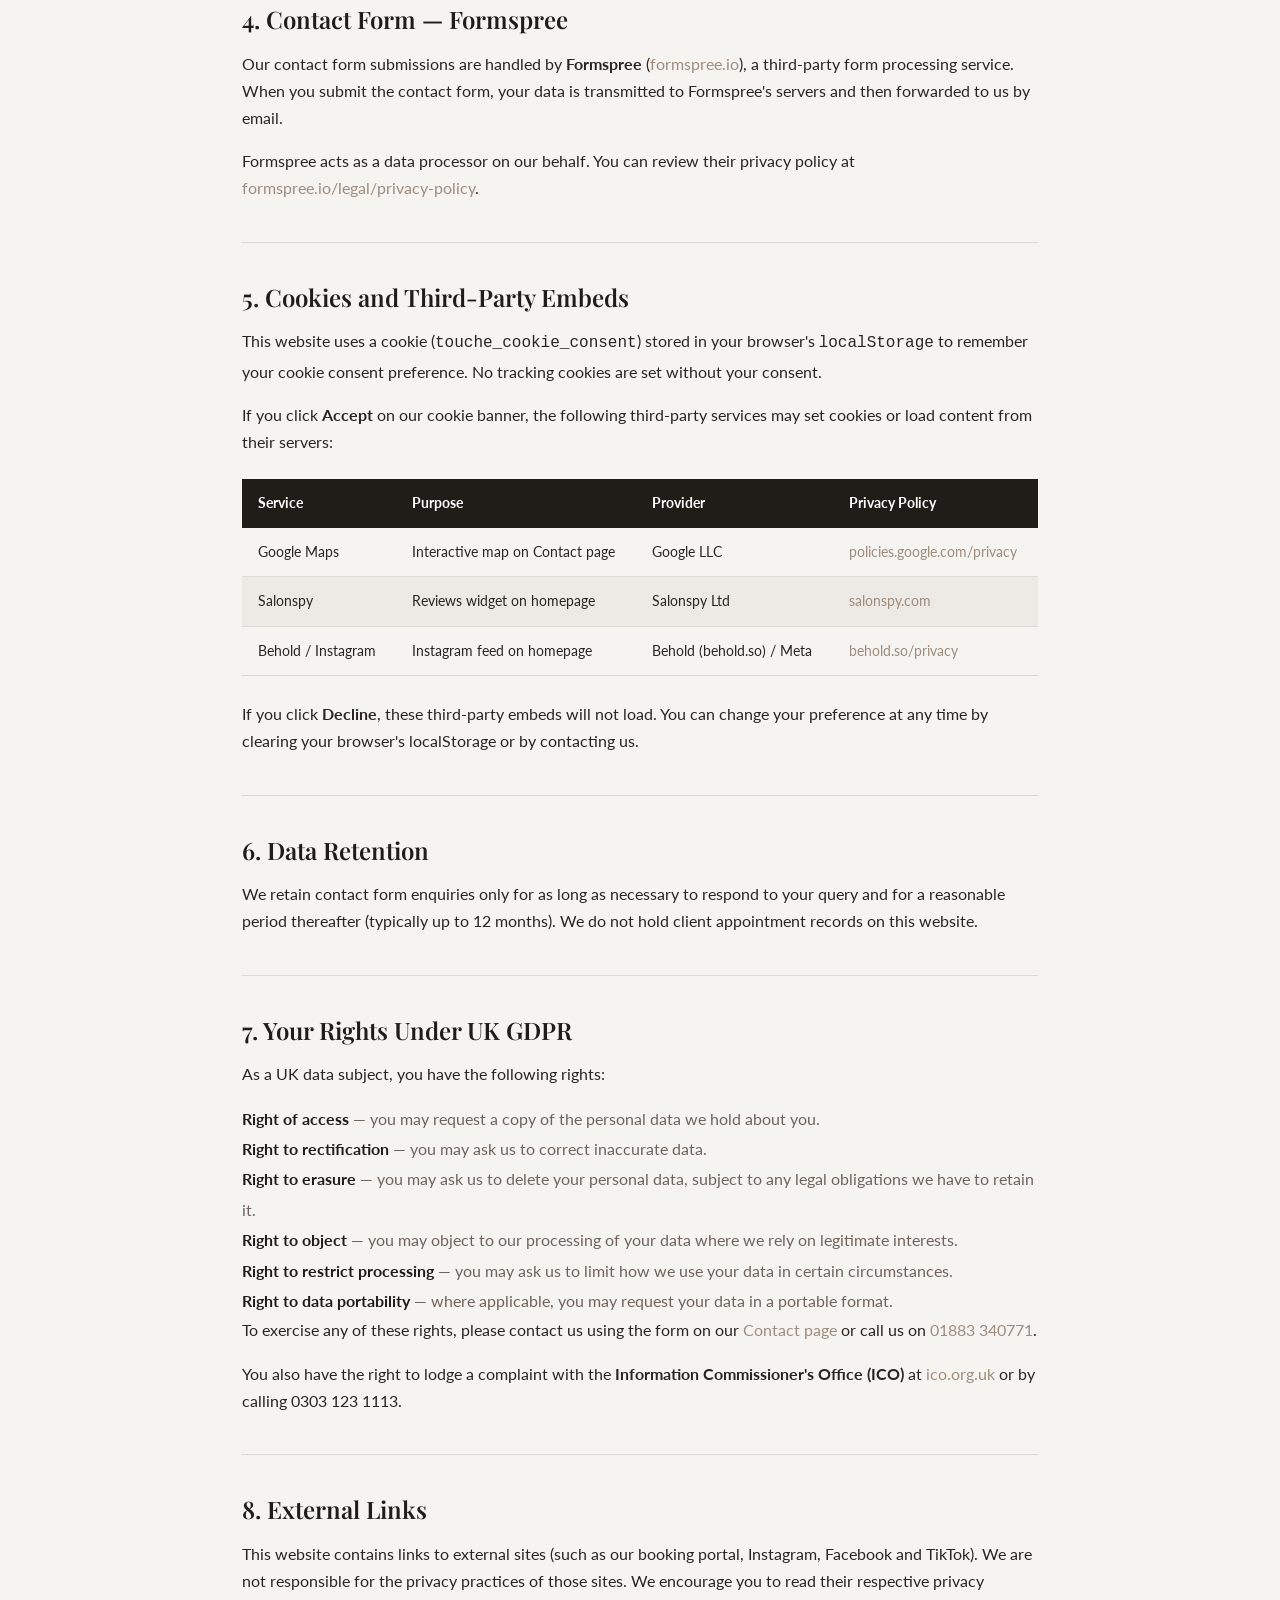
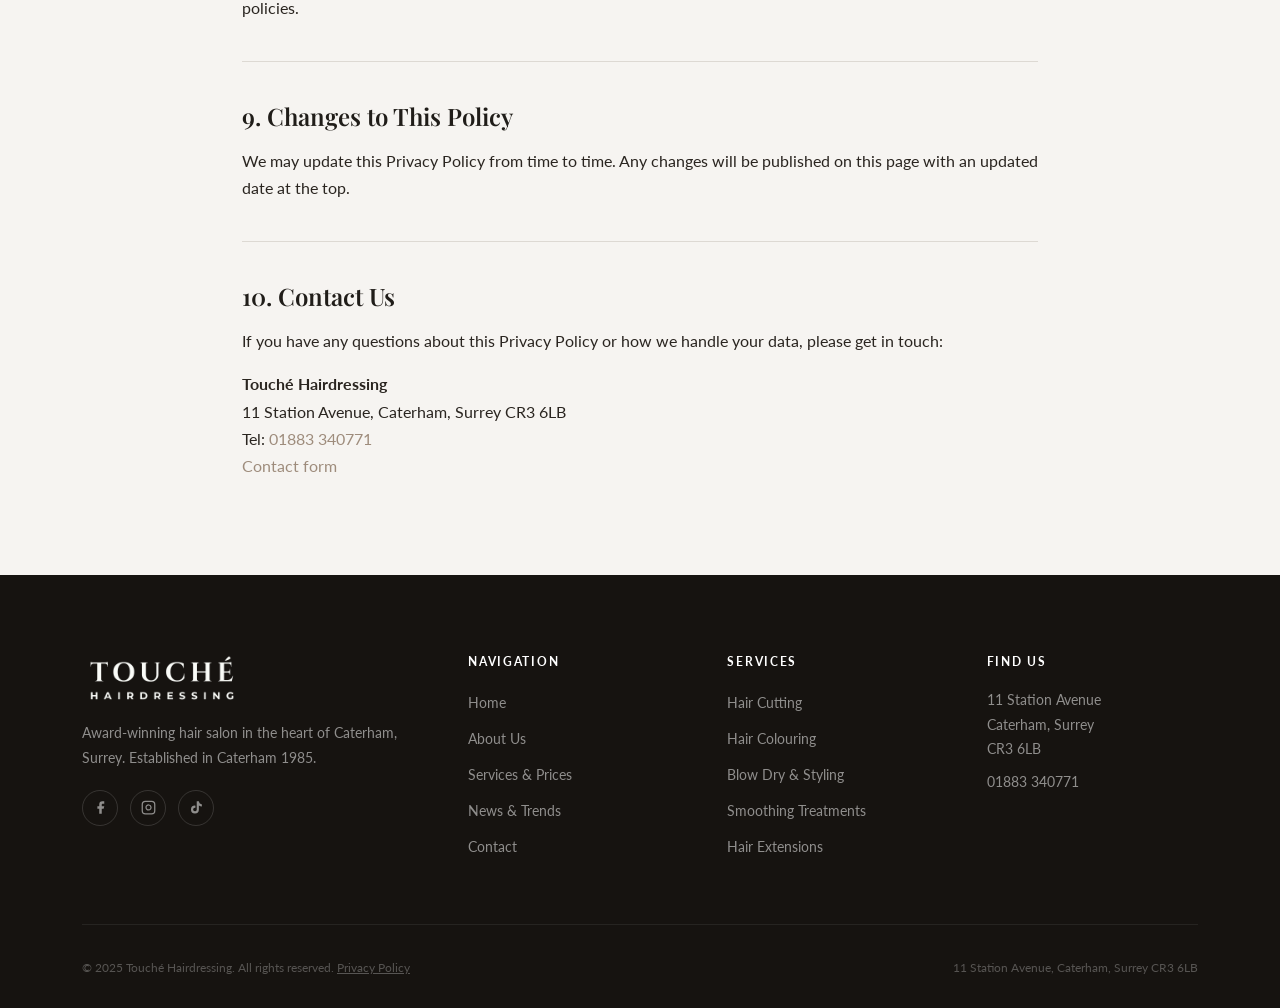
<file: privacy.html>
<!DOCTYPE html>
<html lang="en-GB">
<head>
<!-- Google Tag Manager -->
<script>(function(w,d,s,l,i){w[l]=w[l]||[];w[l].push({"gtm.start":
new Date().getTime(),event:"gtm.js"});var f=d.getElementsByTagName(s)[0],
j=d.createElement(s),dl=l!="dataLayer"?"&l="+l:"";j.async=true;j.src=
"https://www.googletagmanager.com/gtm.js?id="+i+dl;f.parentNode.insertBefore(j,f);
})(window,document,"script","dataLayer","GTM-K94RBX8N");</script>
<!-- End Google Tag Manager -->
  <meta charset="UTF-8">
  <meta name="viewport" content="width=device-width, initial-scale=1.0">
  <title>Privacy Policy | Touché Hairdressing Caterham</title>
  <meta name="description" content="Privacy Policy for Touché Hairdressing Caterham. How we collect, use and protect your personal data under UK GDPR.">
  <link rel="canonical" href="https://www.touchehaircaterham.com/privacy.html">

  <meta property="og:type" content="website">
  <meta property="og:url" content="https://www.touchehaircaterham.com/privacy.html">
  <meta property="og:title" content="Privacy Policy | Touché Hairdressing Caterham">
  <meta property="og:description" content="How Touché Hairdressing Caterham collects, uses and protects your personal data.">

  <link rel="icon" type="image/x-icon" href="Images/favicon.ico">
  <link rel="icon" type="image/png" sizes="32x32" href="Images/favicon-32x32.png">
  <link rel="icon" type="image/png" sizes="16x16" href="Images/favicon-16x16.png">
  <link rel="apple-touch-icon" href="Images/apple-touch-icon.png">
  <link rel="manifest" href="Images/site.webmanifest">

  <link rel="stylesheet" href="css/style.css">
</head>
<body>
<!-- Google Tag Manager (noscript) -->
<noscript><iframe src="https://www.googletagmanager.com/ns.html?id=GTM-K94RBX8N"
height="0" width="0" style="display:none;visibility:hidden"></iframe></noscript>
<!-- End Google Tag Manager (noscript) -->

<!-- ===== NAVIGATION ===== -->
<nav class="nav" aria-label="Main navigation">
  <div class="nav__container">
    <a href="index.html" class="nav__logo"><img src="Images/touche%20logo%20wt.png" alt="Touché Hairdressing Caterham" class="nav__logo-img"></a>
    <ul class="nav__links" role="list">
      <li><a href="index.html">Home</a></li>
      <li><a href="about.html">About</a></li>
      <li><a href="services.html">Services</a></li>
      <li><a href="news/">News</a></li>
      <li><a href="contact.html">Contact</a></li>
    </ul>
    <a href="https://s-iq.co/BookingPortal/dist/?salonid=5d4b7112-81b5-464b-9ccf-8835ad6793a3&amp;tab=contact" class="btn btn--gold nav__cta" target="_blank" rel="noopener">Book Online</a>
    <button class="nav__hamburger" aria-label="Toggle navigation menu" aria-expanded="false">
      <span></span><span></span><span></span>
    </button>
  </div>
</nav>

<nav class="nav__mobile" aria-label="Mobile navigation">
  <a href="index.html">Home</a>
  <a href="about.html">About</a>
  <a href="services.html">Services</a>
  <a href="news/">News</a>
  <a href="contact.html">Contact</a>
  <a href="tel:01883340771" class="btn btn--gold">Call 01883 340771</a>
</nav>

<!-- ===== PAGE HERO ===== -->
<header class="page-hero">
  <div class="breadcrumb"><a href="index.html">Home</a><span>›</span> Privacy Policy</div>
  <div class="page-hero__content">
    <span class="eyebrow" style="color:var(--gold);">Legal</span>
    <h1>Privacy Policy</h1>
    <p>How we collect, use and protect your personal data.</p>
  </div>
</header>

<!-- ===== CONTENT ===== -->
<section class="section" aria-labelledby="privacy-heading">
  <div class="container" style="max-width:860px;">

    <h2 id="privacy-heading" class="sr-only">Privacy Policy</h2>

    <div style="background:var(--warm-white);border-radius:8px;padding:1.5rem 2rem;margin-bottom:2.5rem;border-left:3px solid var(--gold);">
      <p style="margin:0;font-size:0.9rem;color:var(--text-light);">Last updated: March 2026</p>
    </div>

    <h2 style="font-size:1.5rem;margin-bottom:1rem;">1. Who We Are</h2>
    <p>Touché Hairdressing ("we", "us", "our") is the data controller for personal data collected through this website and our salon services.</p>
    <p><strong>Business address:</strong> 11 Station Avenue, Caterham, Surrey CR3 6LB<br>
    <strong>Telephone:</strong> <a href="tel:01883340771" style="color:var(--gold-dark);">01883 340771</a><br>
    <strong>Website:</strong> <a href="https://www.touchehaircaterham.com" style="color:var(--gold-dark);">www.touchehaircaterham.com</a></p>

    <hr style="border:none;border-top:1px solid var(--grey-light);margin:2.5rem 0;">

    <h2 style="font-size:1.5rem;margin-bottom:1rem;">2. What Data We Collect</h2>
    <p>We may collect the following personal data when you use our contact form or enquire about our services:</p>
    <ul style="line-height:1.9;color:var(--text-light);">
      <li>First name and last name</li>
      <li>Email address</li>
      <li>Phone number (optional)</li>
      <li>Your message and the service you are enquiring about</li>
    </ul>
    <p>We do not collect payment card details through this website.</p>

    <hr style="border:none;border-top:1px solid var(--grey-light);margin:2.5rem 0;">

    <h2 style="font-size:1.5rem;margin-bottom:1rem;">3. How We Use Your Data</h2>
    <p>We use the information you provide solely to:</p>
    <ul style="line-height:1.9;color:var(--text-light);">
      <li>Respond to your enquiry or booking request</li>
      <li>Provide information about our services</li>
    </ul>
    <p>Our lawful basis for processing is <strong>legitimate interests</strong> (responding to enquiries you have initiated) and, where applicable, <strong>contract performance</strong> (arranging appointments).</p>
    <p>We do not use your data for marketing without your explicit consent, and we do not sell or share your data with third parties for their own marketing purposes.</p>

    <hr style="border:none;border-top:1px solid var(--grey-light);margin:2.5rem 0;">

    <h2 style="font-size:1.5rem;margin-bottom:1rem;">4. Contact Form — Formspree</h2>
    <p>Our contact form submissions are handled by <strong>Formspree</strong> (<a href="https://formspree.io" target="_blank" rel="noopener" style="color:var(--gold-dark);">formspree.io</a>), a third-party form processing service. When you submit the contact form, your data is transmitted to Formspree's servers and then forwarded to us by email.</p>
    <p>Formspree acts as a data processor on our behalf. You can review their privacy policy at <a href="https://formspree.io/legal/privacy-policy" target="_blank" rel="noopener" style="color:var(--gold-dark);">formspree.io/legal/privacy-policy</a>.</p>

    <hr style="border:none;border-top:1px solid var(--grey-light);margin:2.5rem 0;">

    <h2 style="font-size:1.5rem;margin-bottom:1rem;">5. Cookies and Third-Party Embeds</h2>
    <p>This website uses a cookie (<code>touche_cookie_consent</code>) stored in your browser's <code>localStorage</code> to remember your cookie consent preference. No tracking cookies are set without your consent.</p>
    <p>If you click <strong>Accept</strong> on our cookie banner, the following third-party services may set cookies or load content from their servers:</p>

    <div style="overflow-x:auto;margin:1.5rem 0;">
      <table style="width:100%;border-collapse:collapse;font-size:0.9rem;">
        <thead>
          <tr style="background:var(--dark);color:var(--white);">
            <th style="padding:0.75rem 1rem;text-align:left;">Service</th>
            <th style="padding:0.75rem 1rem;text-align:left;">Purpose</th>
            <th style="padding:0.75rem 1rem;text-align:left;">Provider</th>
            <th style="padding:0.75rem 1rem;text-align:left;">Privacy Policy</th>
          </tr>
        </thead>
        <tbody>
          <tr style="border-bottom:1px solid var(--grey-light);">
            <td style="padding:0.75rem 1rem;">Google Maps</td>
            <td style="padding:0.75rem 1rem;">Interactive map on Contact page</td>
            <td style="padding:0.75rem 1rem;">Google LLC</td>
            <td style="padding:0.75rem 1rem;"><a href="https://policies.google.com/privacy" target="_blank" rel="noopener" style="color:var(--gold-dark);">policies.google.com/privacy</a></td>
          </tr>
          <tr style="border-bottom:1px solid var(--grey-light);background:var(--warm-white);">
            <td style="padding:0.75rem 1rem;">Salonspy</td>
            <td style="padding:0.75rem 1rem;">Reviews widget on homepage</td>
            <td style="padding:0.75rem 1rem;">Salonspy Ltd</td>
            <td style="padding:0.75rem 1rem;"><a href="https://www.salonspy.com" target="_blank" rel="noopener" style="color:var(--gold-dark);">salonspy.com</a></td>
          </tr>
          <tr style="border-bottom:1px solid var(--grey-light);">
            <td style="padding:0.75rem 1rem;">Behold / Instagram</td>
            <td style="padding:0.75rem 1rem;">Instagram feed on homepage</td>
            <td style="padding:0.75rem 1rem;">Behold (behold.so) / Meta</td>
            <td style="padding:0.75rem 1rem;"><a href="https://behold.so/privacy" target="_blank" rel="noopener" style="color:var(--gold-dark);">behold.so/privacy</a></td>
          </tr>
        </tbody>
      </table>
    </div>

    <p>If you click <strong>Decline</strong>, these third-party embeds will not load. You can change your preference at any time by clearing your browser's localStorage or by contacting us.</p>

    <hr style="border:none;border-top:1px solid var(--grey-light);margin:2.5rem 0;">

    <h2 style="font-size:1.5rem;margin-bottom:1rem;">6. Data Retention</h2>
    <p>We retain contact form enquiries only for as long as necessary to respond to your query and for a reasonable period thereafter (typically up to 12 months). We do not hold client appointment records on this website.</p>

    <hr style="border:none;border-top:1px solid var(--grey-light);margin:2.5rem 0;">

    <h2 style="font-size:1.5rem;margin-bottom:1rem;">7. Your Rights Under UK GDPR</h2>
    <p>As a UK data subject, you have the following rights:</p>
    <ul style="line-height:1.9;color:var(--text-light);">
      <li><strong style="color:var(--dark);">Right of access</strong> — you may request a copy of the personal data we hold about you.</li>
      <li><strong style="color:var(--dark);">Right to rectification</strong> — you may ask us to correct inaccurate data.</li>
      <li><strong style="color:var(--dark);">Right to erasure</strong> — you may ask us to delete your personal data, subject to any legal obligations we have to retain it.</li>
      <li><strong style="color:var(--dark);">Right to object</strong> — you may object to our processing of your data where we rely on legitimate interests.</li>
      <li><strong style="color:var(--dark);">Right to restrict processing</strong> — you may ask us to limit how we use your data in certain circumstances.</li>
      <li><strong style="color:var(--dark);">Right to data portability</strong> — where applicable, you may request your data in a portable format.</li>
    </ul>
    <p>To exercise any of these rights, please contact us using the form on our <a href="contact.html" style="color:var(--gold-dark);">Contact page</a> or call us on <a href="tel:01883340771" style="color:var(--gold-dark);">01883 340771</a>.</p>
    <p>You also have the right to lodge a complaint with the <strong>Information Commissioner's Office (ICO)</strong> at <a href="https://ico.org.uk" target="_blank" rel="noopener" style="color:var(--gold-dark);">ico.org.uk</a> or by calling 0303 123 1113.</p>

    <hr style="border:none;border-top:1px solid var(--grey-light);margin:2.5rem 0;">

    <h2 style="font-size:1.5rem;margin-bottom:1rem;">8. External Links</h2>
    <p>This website contains links to external sites (such as our booking portal, Instagram, Facebook and TikTok). We are not responsible for the privacy practices of those sites. We encourage you to read their respective privacy policies.</p>

    <hr style="border:none;border-top:1px solid var(--grey-light);margin:2.5rem 0;">

    <h2 style="font-size:1.5rem;margin-bottom:1rem;">9. Changes to This Policy</h2>
    <p>We may update this Privacy Policy from time to time. Any changes will be published on this page with an updated date at the top.</p>

    <hr style="border:none;border-top:1px solid var(--grey-light);margin:2.5rem 0;">

    <h2 style="font-size:1.5rem;margin-bottom:1rem;">10. Contact Us</h2>
    <p>If you have any questions about this Privacy Policy or how we handle your data, please get in touch:</p>
    <p>
      <strong>Touché Hairdressing</strong><br>
      11 Station Avenue, Caterham, Surrey CR3 6LB<br>
      Tel: <a href="tel:01883340771" style="color:var(--gold-dark);">01883 340771</a><br>
      <a href="contact.html" style="color:var(--gold-dark);">Contact form</a>
    </p>

  </div>
</section>

<!-- ===== FOOTER ===== -->
<footer class="footer" aria-label="Site footer">
  <div class="container">
    <div class="footer__grid">
      <div class="footer__brand">
        <a href="index.html" class="nav__logo"><img src="Images/touche%20logo%20wt.png" alt="Touché Hairdressing Caterham" class="nav__logo-img"></a>
        <p>Award-winning hair salon in the heart of Caterham, Surrey. Established in Caterham 1985.</p>
        <div class="footer__social">
          <a href="https://www.facebook.com/touchehaircaterham" aria-label="Facebook" target="_blank" rel="noopener"><svg viewBox="0 0 24 24" fill="currentColor"><path d="M18 2h-3a5 5 0 0 0-5 5v3H7v4h3v8h4v-8h3l1-4h-4V7a1 1 0 0 1 1-1h3z"/></svg></a>
          <a href="https://www.instagram.com/touchehairdressingcaterham/" aria-label="Instagram" target="_blank" rel="noopener"><svg viewBox="0 0 24 24" fill="none" stroke="currentColor" stroke-width="2"><rect x="2" y="2" width="20" height="20" rx="5"/><path d="M16 11.37A4 4 0 1 1 12.63 8 4 4 0 0 1 16 11.37z"/><line x1="17.5" y1="6.5" x2="17.51" y2="6.5"/></svg></a>
          <a href="https://www.tiktok.com/@touchehairdressing" aria-label="TikTok" target="_blank" rel="noopener"><svg viewBox="0 0 24 24" fill="currentColor"><path d="M19.59 6.69a4.83 4.83 0 0 1-3.77-4.25V2h-3.45v13.67a2.89 2.89 0 0 1-2.88 2.5 2.89 2.89 0 0 1-2.89-2.89 2.89 2.89 0 0 1 2.89-2.89c.28 0 .54.04.79.1V9.01a6.33 6.33 0 0 0-.79-.05 6.34 6.34 0 0 0-6.34 6.34 6.34 6.34 0 0 0 6.34 6.34 6.34 6.34 0 0 0 6.33-6.34V8.69a8.2 8.2 0 0 0 4.79 1.52V6.75a4.85 4.85 0 0 1-1.02-.06z"/></svg></a>
        </div>
      </div>
      <div class="footer__col">
        <h4>Navigation</h4>
        <ul>
          <li><a href="index.html">Home</a></li>
          <li><a href="about.html">About Us</a></li>
          <li><a href="services.html">Services &amp; Prices</a></li>
          <li><a href="news/">News &amp; Trends</a></li>
          <li><a href="contact.html">Contact</a></li>
        </ul>
      </div>
      <div class="footer__col">
        <h4>Services</h4>
        <ul>
          <li><a href="services.html">Hair Cutting</a></li>
          <li><a href="services.html">Hair Colouring</a></li>
          <li><a href="services.html">Blow Dry &amp; Styling</a></li>
          <li><a href="services.html">Smoothing Treatments</a></li>
          <li><a href="services.html">Hair Extensions</a></li>
        </ul>
      </div>
      <div class="footer__col">
        <h4>Find Us</h4>
        <p>11 Station Avenue<br>Caterham, Surrey<br>CR3 6LB</p>
        <p><a href="tel:01883340771">01883 340771</a></p>
      </div>
    </div>
    <div class="footer__bottom">
      <p>&copy; 2025 Touché Hairdressing. All rights reserved. <a href="/privacy.html" style="color:inherit;text-decoration:underline;">Privacy Policy</a></p>
      <p>11 Station Avenue, Caterham, Surrey CR3 6LB</p>
    </div>
  </div>
</footer>

<!-- ===== COOKIE BANNER ===== -->
<div id="cookie-banner" style="display:none;" role="dialog" aria-label="Cookie consent">
  <p>We use cookies and third-party embeds (maps, reviews, social feeds) to improve your experience. <a href="/privacy.html">Privacy Policy</a></p>
  <div class="cookie-banner__btns">
    <button onclick="cookieAccept()" class="btn btn--gold">Accept</button>
    <button onclick="cookieDecline()" class="btn btn--outline-dark">Decline</button>
  </div>
</div>
<script src="js/cookies.js"></script>
<script src="js/main.js"></script>
</body>
</html>
</file>
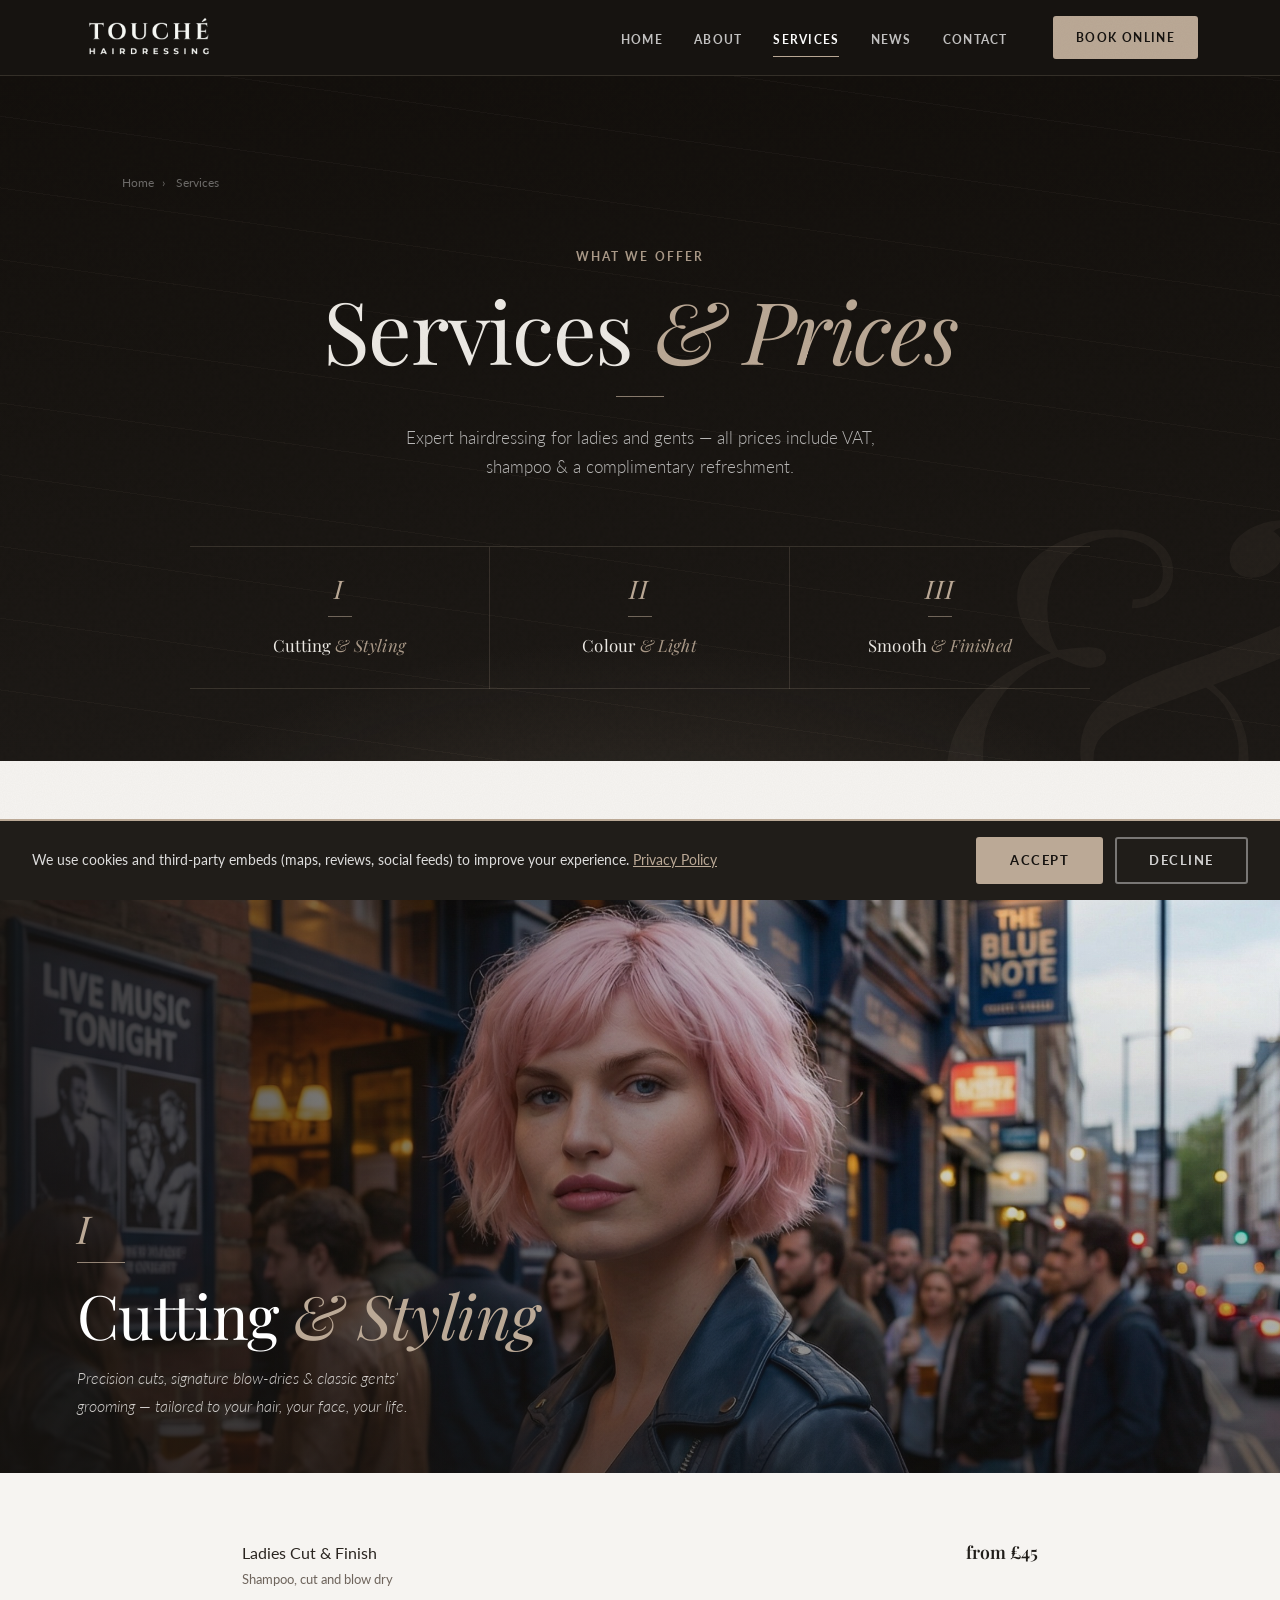
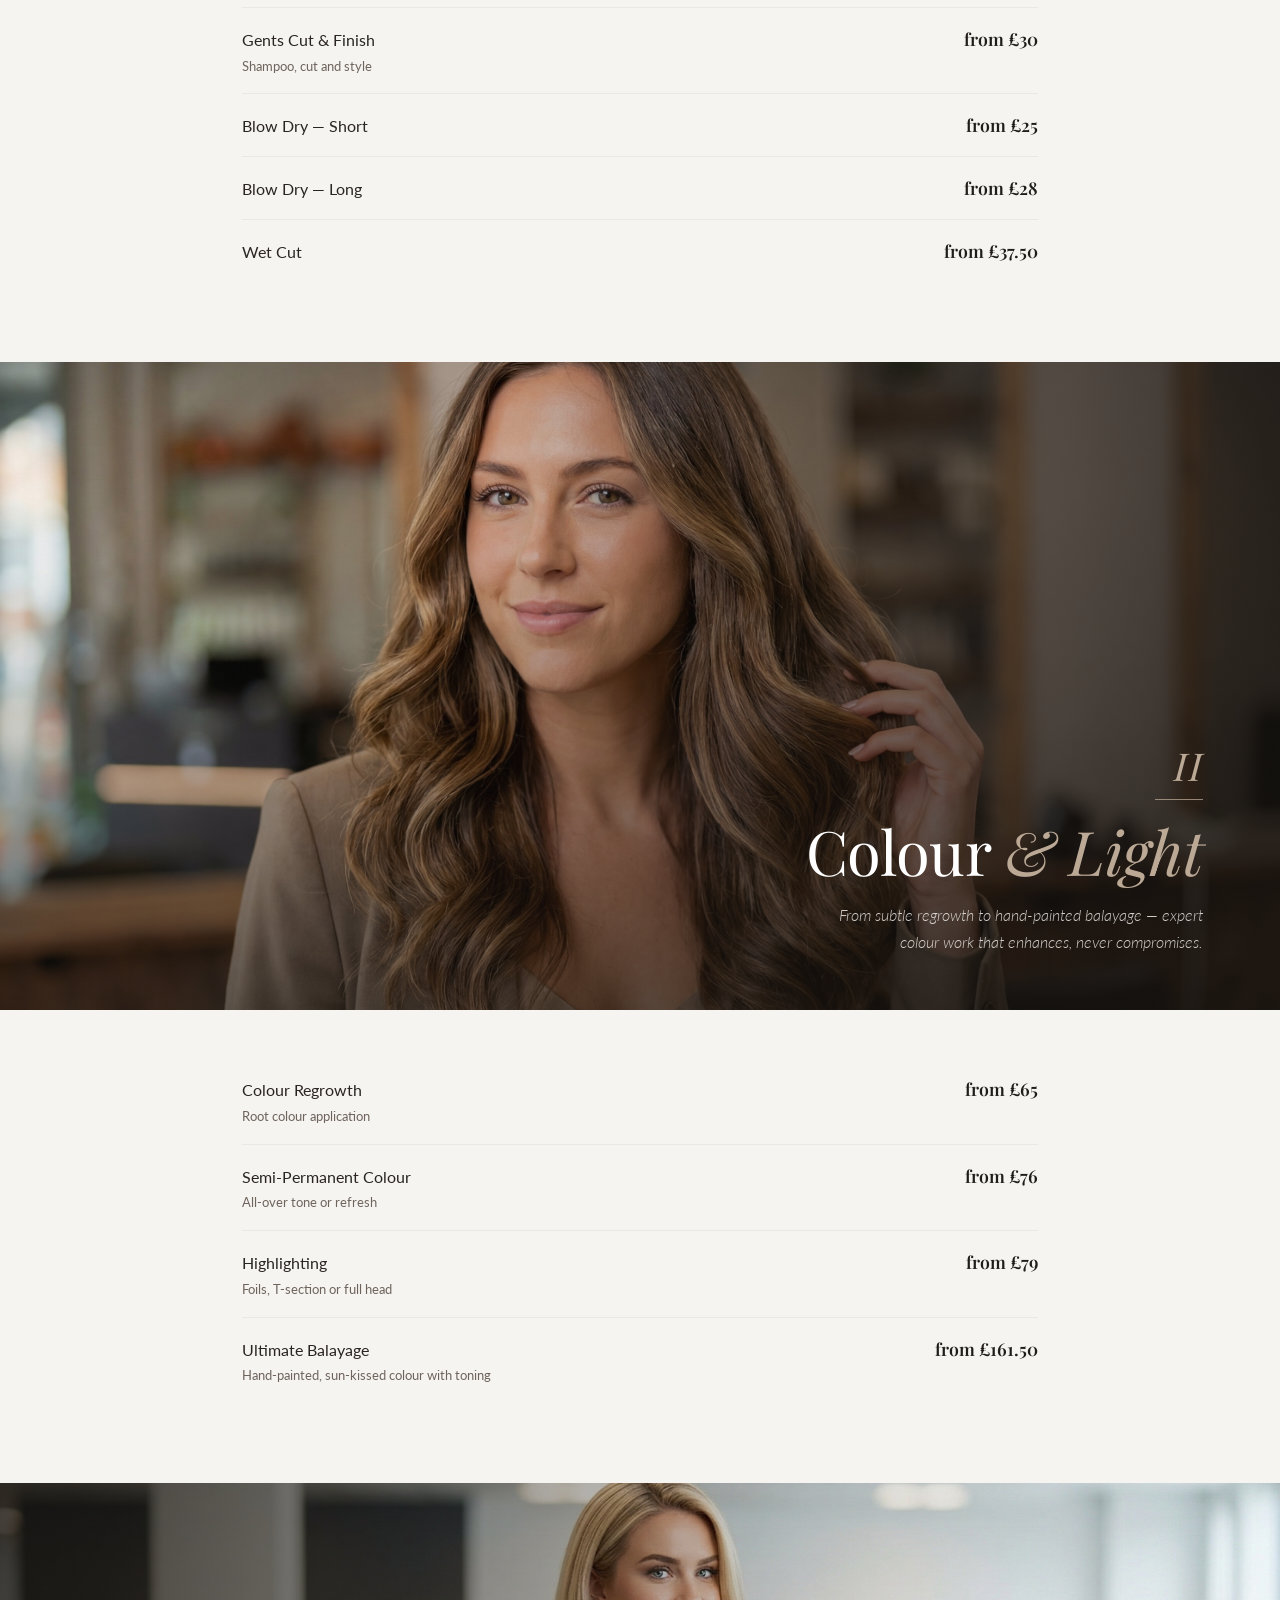
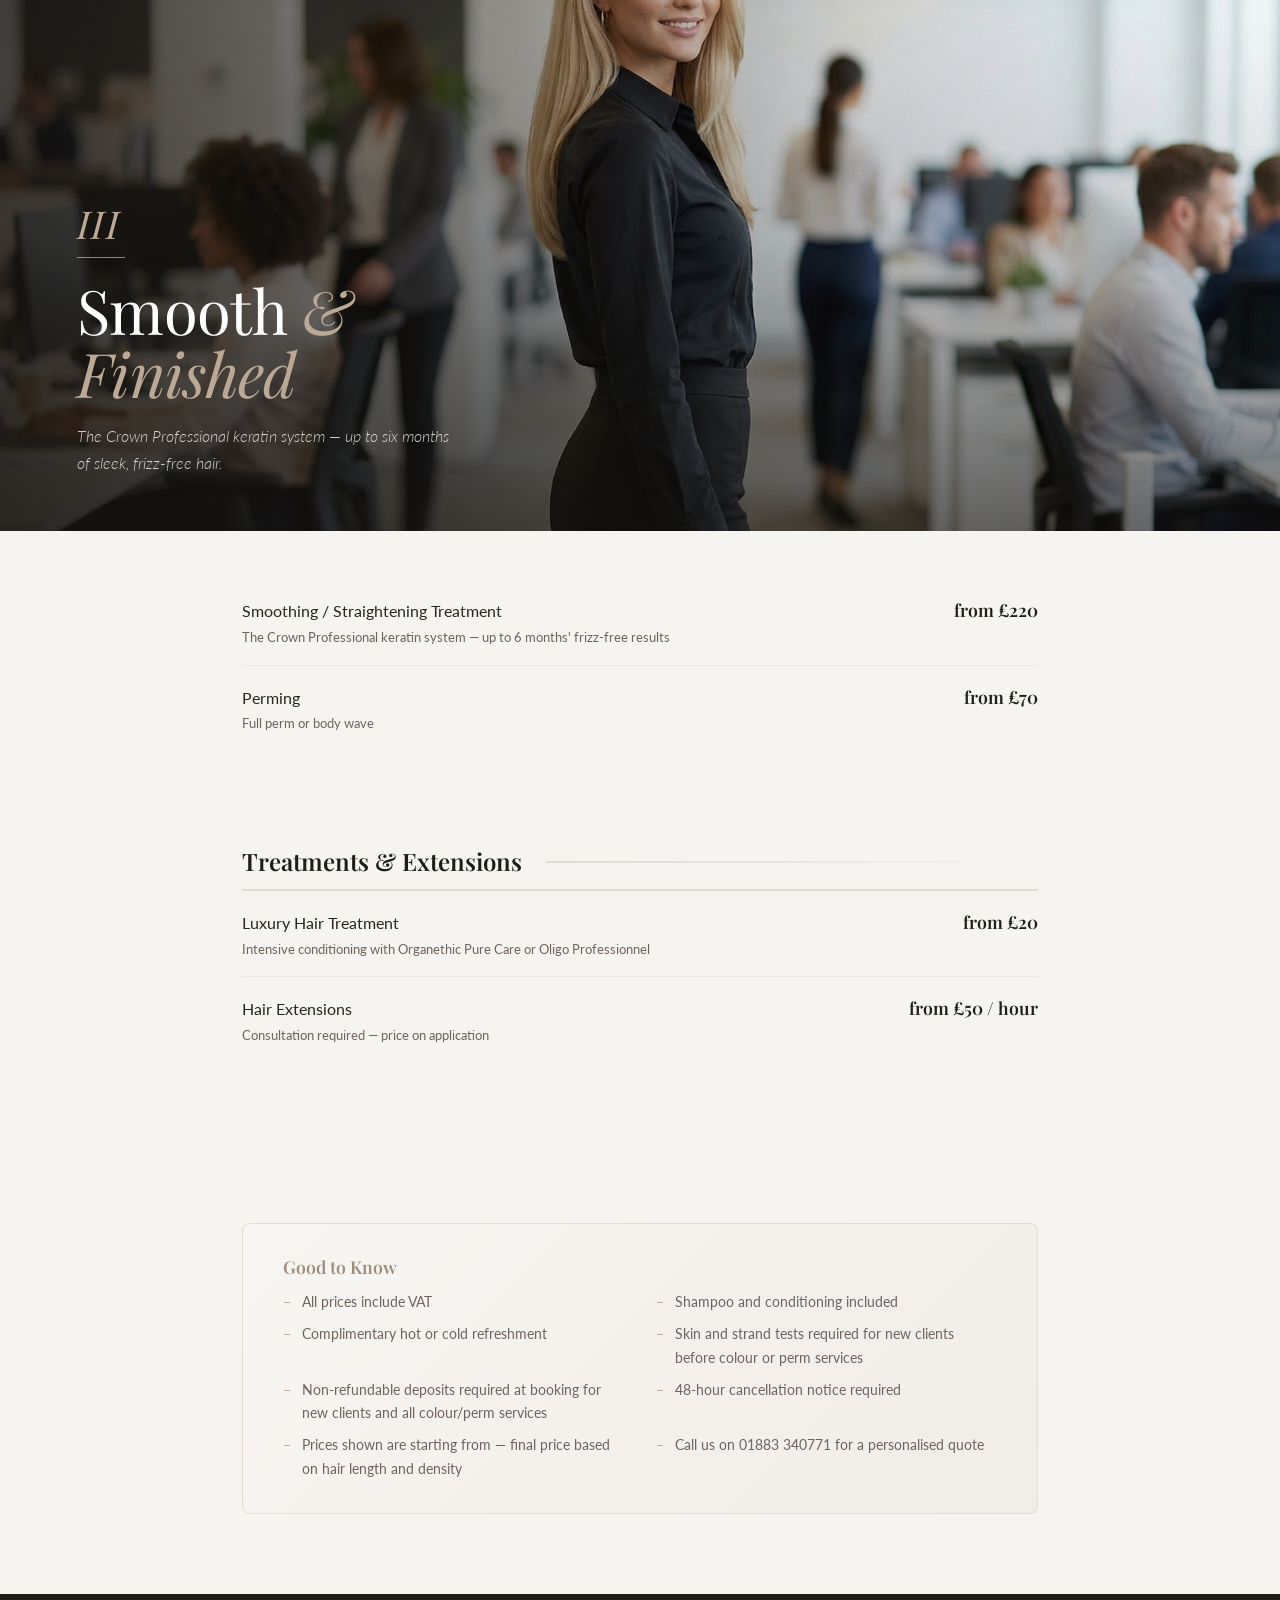
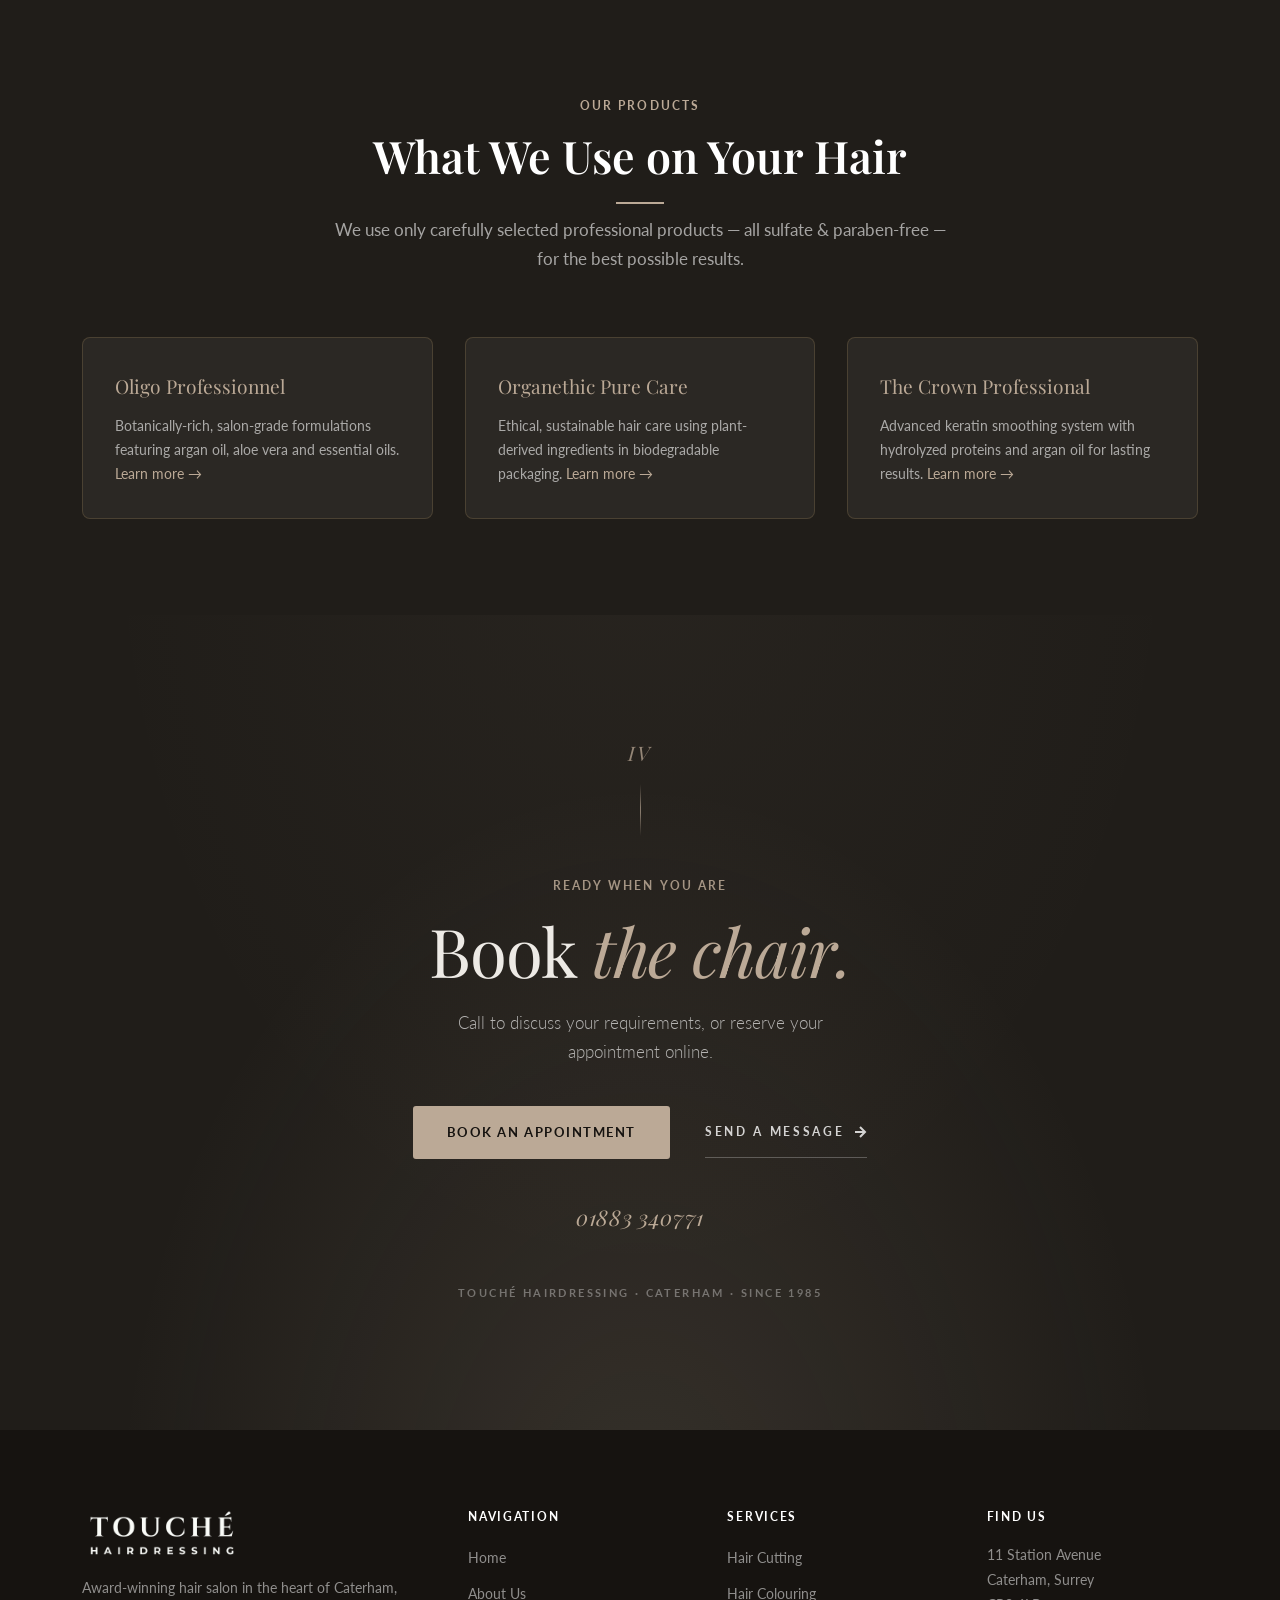
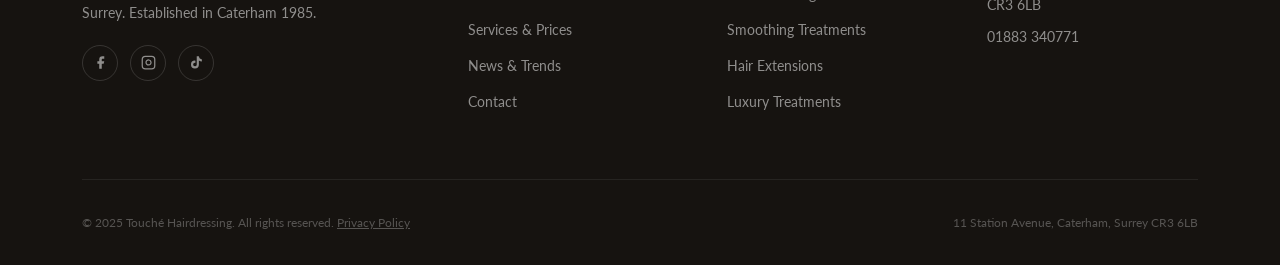
<file: services.html>
<!DOCTYPE html>
<html lang="en-GB">
<head>
<!-- Google Tag Manager -->
<script>(function(w,d,s,l,i){w[l]=w[l]||[];w[l].push({"gtm.start":
new Date().getTime(),event:"gtm.js"});var f=d.getElementsByTagName(s)[0],
j=d.createElement(s),dl=l!="dataLayer"?"&l="+l:"";j.async=true;j.src=
"https://www.googletagmanager.com/gtm.js?id="+i+dl;f.parentNode.insertBefore(j,f);
})(window,document,"script","dataLayer","GTM-K94RBX8N");</script>
<!-- End Google Tag Manager -->
  <meta charset="UTF-8">
  <meta name="viewport" content="width=device-width, initial-scale=1.0">
  <title>Hairdressing Services &amp; Prices | Touché Hairdressing Caterham Surrey</title>
  <meta name="description" content="Full hairdressing services and prices at Touché Caterham. Ladies and gents cuts from £30, highlights from £72, balayage from £155, smoothing from £200. Book today: 01883 340771.">
  <meta name="keywords" content="hairdressing prices Caterham, hair cut price Surrey, balayage price Caterham, highlights price Surrey, hair smoothing Caterham, hair extensions price">
  <link rel="canonical" href="https://www.touchehaircaterham.com/services.html">

  <meta property="og:type" content="website">
  <meta property="og:url" content="https://www.touchehaircaterham.com/services.html">
  <meta property="og:title" content="Hairdressing Services &amp; Prices | Touché Hairdressing Caterham">
  <meta property="og:description" content="Full service menu and pricing at Touché Hairdressing, Caterham. Expert cuts, colour, smoothing, extensions and treatments.">

  <link rel="icon" type="image/x-icon" href="Images/favicon.ico">
  <link rel="icon" type="image/png" sizes="32x32" href="Images/favicon-32x32.png">
  <link rel="icon" type="image/png" sizes="16x16" href="Images/favicon-16x16.png">
  <link rel="apple-touch-icon" href="Images/apple-touch-icon.png">
  <link rel="manifest" href="Images/site.webmanifest">

  <link rel="stylesheet" href="css/style.css">

  <script type="application/ld+json">
  {
    "@context": "https://schema.org",
    "@type": "HairSalon",
    "name": "Touché Hairdressing",
    "url": "https://www.touchehaircaterham.com",
    "telephone": "+441883340771",
    "address": {
      "@type": "PostalAddress",
      "streetAddress": "11 Station Avenue",
      "addressLocality": "Caterham",
      "addressRegion": "Surrey",
      "postalCode": "CR3 6LB",
      "addressCountry": "GB"
    },
    "hasOfferCatalog": {
      "@type": "OfferCatalog",
      "name": "Hairdressing Services",
      "itemListElement": [
        {"@type":"Offer","itemOffered":{"@type":"Service","name":"Ladies Cut & Finish"},"priceSpecification":{"@type":"PriceSpecification","price":"40","priceCurrency":"GBP","minPrice":"40"}},
        {"@type":"Offer","itemOffered":{"@type":"Service","name":"Gents Cut & Finish"},"priceSpecification":{"@type":"PriceSpecification","price":"30","priceCurrency":"GBP","minPrice":"30"}},
        {"@type":"Offer","itemOffered":{"@type":"Service","name":"Colour Regrowth"},"priceSpecification":{"@type":"PriceSpecification","price":"65","priceCurrency":"GBP","minPrice":"65"}},
        {"@type":"Offer","itemOffered":{"@type":"Service","name":"Highlighting"},"priceSpecification":{"@type":"PriceSpecification","price":"72","priceCurrency":"GBP","minPrice":"72"}},
        {"@type":"Offer","itemOffered":{"@type":"Service","name":"Ultimate Balayage"},"priceSpecification":{"@type":"PriceSpecification","price":"155","priceCurrency":"GBP","minPrice":"155"}},
        {"@type":"Offer","itemOffered":{"@type":"Service","name":"Smoothing / Straightening Treatment"},"priceSpecification":{"@type":"PriceSpecification","price":"200","priceCurrency":"GBP","minPrice":"200"}}
      ]
    }
  }
  </script>
</head>
<body>
<!-- Google Tag Manager (noscript) -->
<noscript><iframe src="https://www.googletagmanager.com/ns.html?id=GTM-K94RBX8N"
height="0" width="0" style="display:none;visibility:hidden"></iframe></noscript>
<!-- End Google Tag Manager (noscript) -->

<!-- ===== NAVIGATION ===== -->
<nav class="nav" aria-label="Main navigation">
  <div class="nav__container">
    <a href="index.html" class="nav__logo"><img src="Images/touche%20logo%20wt.png" alt="Touché Hairdressing Caterham" class="nav__logo-img"></a>
    <ul class="nav__links" role="list">
      <li><a href="index.html">Home</a></li>
      <li><a href="about.html">About</a></li>
      <li><a href="services.html" class="active">Services</a></li>
      <li><a href="news/">News</a></li>
      <li><a href="contact.html">Contact</a></li>
    </ul>
    <a href="https://s-iq.co/BookingPortal/dist/?salonid=5d4b7112-81b5-464b-9ccf-8835ad6793a3&amp;tab=contact" class="btn btn--gold nav__cta" target="_blank" rel="noopener">Book Online</a>
    <button class="nav__hamburger" aria-label="Toggle navigation menu" aria-expanded="false">
      <span></span><span></span><span></span>
    </button>
  </div>
</nav>

<nav class="nav__mobile" aria-label="Mobile navigation">
  <a href="index.html">Home</a>
  <a href="about.html">About</a>
  <a href="services.html">Services</a>
  <a href="news/">News</a>
  <a href="contact.html">Contact</a>
  <a href="tel:01883340771" class="btn btn--gold">Call 01883 340771</a>
</nav>

<!-- ===== SERVICES MASTHEAD =====
     Editorial header — no photography. The three chapter photographs below
     carry the visual weight; this header sets the voice and acts as a
     table of contents so visitors can jump straight into a category. -->
<header class="page-masthead" aria-labelledby="services-hero-heading">
  <span class="page-masthead__watermark" aria-hidden="true">&amp;</span>

  <div class="page-masthead__inner">
    <div class="breadcrumb"><a href="index.html">Home</a><span>›</span> Services</div>

    <div class="page-masthead__content" data-reveal>
      <span class="eyebrow">What We Offer</span>
      <h1 id="services-hero-heading" class="page-masthead__title">Services <em>&amp; Prices</em></h1>
      <span class="page-masthead__rule" aria-hidden="true"></span>
      <p class="page-masthead__lead">Expert hairdressing for ladies and gents &mdash; all prices include VAT, shampoo &amp; a complimentary refreshment.</p>
    </div>

    <nav class="page-masthead__contents" aria-label="Page contents" data-reveal-stagger>
      <a href="#cutting" class="chapter-link">
        <span class="chapter-link__num">I</span>
        <span class="chapter-link__rule" aria-hidden="true"></span>
        <span class="chapter-link__title">Cutting <em>&amp; Styling</em></span>
      </a>
      <a href="#colouring" class="chapter-link">
        <span class="chapter-link__num">II</span>
        <span class="chapter-link__rule" aria-hidden="true"></span>
        <span class="chapter-link__title">Colour <em>&amp; Light</em></span>
      </a>
      <a href="#smoothing" class="chapter-link">
        <span class="chapter-link__num">III</span>
        <span class="chapter-link__rule" aria-hidden="true"></span>
        <span class="chapter-link__title">Smooth <em>&amp; Finished</em></span>
      </a>
    </nav>
  </div>
</header>

<!-- ===== PRICING TABLE ===== -->
<section class="pricing-section">
  <div id="cms-services">

    <!-- ===== CHAPTER I — CUTTING ===== -->
    <figure class="service-chapter service-chapter--left" id="cutting">
      <img class="service-chapter__img" src="Images/services/cutting-hero.jpg"
           alt="Precision haircut at Touché Hairdressing Caterham" loading="lazy">
      <div class="service-chapter__scrim" aria-hidden="true"></div>
      <figcaption class="service-chapter__caption">
        <span class="service-chapter__numeral" aria-hidden="true">I</span>
        <span class="service-chapter__rule" aria-hidden="true"></span>
        <h2 class="service-chapter__title">Cutting <em>&amp; Styling</em></h2>
        <p class="service-chapter__lead">Precision cuts, signature blow-dries &amp; classic gents&rsquo; grooming — tailored to your hair, your face, your life.</p>
      </figcaption>
    </figure>

    <div class="pricing-wrap">
    <div class="pricing-category">

      <div class="pricing-row">
        <div class="pricing-row__name">
          Ladies Cut &amp; Finish
          <span class="pricing-row__note">Shampoo, cut and blow dry</span>
        </div>
        <div class="pricing-row__price">from £40</div>
      </div>

      <div class="pricing-row">
        <div class="pricing-row__name">
          Gents Cut &amp; Finish
          <span class="pricing-row__note">Shampoo, cut and style</span>
        </div>
        <div class="pricing-row__price">from £30</div>
      </div>

      <div class="pricing-row">
        <div class="pricing-row__name">
          Blow Dry — Short
        </div>
        <div class="pricing-row__price">from £25</div>
      </div>

      <div class="pricing-row">
        <div class="pricing-row__name">
          Blow Dry — Long
        </div>
        <div class="pricing-row__price">from £28</div>
      </div>
    </div>
    </div><!-- /pricing-wrap -->

    <!-- ===== CHAPTER II — COLOUR ===== -->
    <figure class="service-chapter service-chapter--right" id="colouring">
      <img class="service-chapter__img" src="Images/services/colour-hero.jpg"
           alt="Hair colour application at Touché Hairdressing Caterham" loading="lazy">
      <div class="service-chapter__scrim" aria-hidden="true"></div>
      <figcaption class="service-chapter__caption">
        <span class="service-chapter__numeral" aria-hidden="true">II</span>
        <span class="service-chapter__rule" aria-hidden="true"></span>
        <h2 class="service-chapter__title">Colour <em>&amp; Light</em></h2>
        <p class="service-chapter__lead">From subtle regrowth to hand-painted balayage — expert colour work that enhances, never compromises.</p>
      </figcaption>
    </figure>

    <div class="pricing-wrap">
    <div class="pricing-category">

      <div class="pricing-row">
        <div class="pricing-row__name">
          Colour Regrowth
          <span class="pricing-row__note">Root colour application</span>
        </div>
        <div class="pricing-row__price">from £65</div>
      </div>

      <div class="pricing-row">
        <div class="pricing-row__name">
          Semi-Permanent Colour
          <span class="pricing-row__note">All-over tone or refresh</span>
        </div>
        <div class="pricing-row__price">from £76</div>
      </div>

      <div class="pricing-row">
        <div class="pricing-row__name">
          Highlighting
          <span class="pricing-row__note">Foils, T-section or full head</span>
        </div>
        <div class="pricing-row__price">from £79</div>
      </div>

      <div class="pricing-row">
        <div class="pricing-row__name">
          Ultimate Balayage
          <span class="pricing-row__note">Hand-painted, sun-kissed colour with toning</span>
        </div>
        <div class="pricing-row__price">from £161.50</div>
      </div>
    </div>
    </div><!-- /pricing-wrap -->

    <!-- ===== CHAPTER III — SMOOTHING ===== -->
    <figure class="service-chapter service-chapter--left" id="smoothing">
      <img class="service-chapter__img" src="Images/services/smoothing-hero.jpg"
           alt="Smoothing &amp; keratin treatment at Touché Hairdressing Caterham" loading="lazy">
      <div class="service-chapter__scrim" aria-hidden="true"></div>
      <figcaption class="service-chapter__caption">
        <span class="service-chapter__numeral" aria-hidden="true">III</span>
        <span class="service-chapter__rule" aria-hidden="true"></span>
        <h2 class="service-chapter__title">Smooth <em>&amp; Finished</em></h2>
        <p class="service-chapter__lead">The Crown Professional keratin system &mdash; up to six months of sleek, frizz-free hair.</p>
      </figcaption>
    </figure>

    <div class="pricing-wrap">
    <div class="pricing-category">

      <div class="pricing-row">
        <div class="pricing-row__name">
          Smoothing / Straightening Treatment
          <span class="pricing-row__note">The Crown Professional keratin system — up to 6 months' frizz-free results</span>
        </div>
        <div class="pricing-row__price">from £220</div>
      </div>

      <div class="pricing-row">
        <div class="pricing-row__name">
          Perming
          <span class="pricing-row__note">Full perm or body wave</span>
        </div>
        <div class="pricing-row__price">from £70</div>
      </div>
    </div>

    <!-- Treatments (compact category — no chapter) -->
    <div class="pricing-category" id="treatments">
      <h2 class="pricing-category__title">Treatments &amp; Extensions</h2>

      <div class="pricing-row">
        <div class="pricing-row__name">
          Luxury Hair Treatment
          <span class="pricing-row__note">Intensive conditioning with Organethic Pure Care or Oligo Professionnel</span>
        </div>
        <div class="pricing-row__price">from £20</div>
      </div>

      <div class="pricing-row">
        <div class="pricing-row__name">
          Hair Extensions
          <span class="pricing-row__note">Consultation required — price on application</span>
        </div>
        <div class="pricing-row__price">POA</div>
      </div>
    </div>
    </div><!-- /pricing-wrap -->
    </div><!-- /cms-services -->

    <div class="pricing-wrap">
    <!-- Pricing Notes -->
    <div class="pricing-note">
      <h4>Good to Know</h4>
      <ul>
        <li>All prices include VAT</li>
        <li>Shampoo and conditioning included</li>
        <li>Complimentary hot or cold refreshment</li>
        <li>Skin and strand tests required for new clients before colour or perm services</li>
        <li>Non-refundable deposits required at booking for new clients and all colour/perm services</li>
        <li>48-hour cancellation notice required</li>
        <li>Prices shown are starting from — final price based on hair length and density</li>
        <li>Call us on 01883 340771 for a personalised quote</li>
      </ul>
    </div>
    </div><!-- /pricing-wrap -->

</section>

<!-- ===== PRODUCTS WE USE ===== -->
<section class="section section--dark" aria-labelledby="products-heading">
  <div class="container">
    <div class="section__header">
      <span class="eyebrow">Our Products</span>
      <h2 id="products-heading">What We Use on Your Hair</h2>
      <div class="divider"></div>
      <p>We use only carefully selected professional products — all sulfate &amp; paraben-free — for the best possible results.</p>
    </div>
    <div class="grid-3">
      <div style="background:rgba(255,255,255,0.05);border:1px solid rgba(201,164,106,0.2);border-radius:8px;padding:2rem;">
        <div style="font-family:var(--font-serif);font-size:1.2rem;color:var(--gold);margin-bottom:0.7rem;">Oligo Professionnel</div>
        <p style="font-size:0.88rem;color:rgba(255,255,255,0.6);line-height:1.7;">Botanically-rich, salon-grade formulations featuring argan oil, aloe vera and essential oils. <a href="news/post.html?slug=oligo-professionnel" style="color:var(--gold);">Learn more →</a></p>
      </div>
      <div style="background:rgba(255,255,255,0.05);border:1px solid rgba(201,164,106,0.2);border-radius:8px;padding:2rem;">
        <div style="font-family:var(--font-serif);font-size:1.2rem;color:var(--gold);margin-bottom:0.7rem;">Organethic Pure Care</div>
        <p style="font-size:0.88rem;color:rgba(255,255,255,0.6);line-height:1.7;">Ethical, sustainable hair care using plant-derived ingredients in biodegradable packaging. <a href="news/post.html?slug=organethic-pure-care" style="color:var(--gold);">Learn more →</a></p>
      </div>
      <div style="background:rgba(255,255,255,0.05);border:1px solid rgba(201,164,106,0.2);border-radius:8px;padding:2rem;">
        <div style="font-family:var(--font-serif);font-size:1.2rem;color:var(--gold);margin-bottom:0.7rem;">The Crown Professional</div>
        <p style="font-size:0.88rem;color:rgba(255,255,255,0.6);line-height:1.7;">Advanced keratin smoothing system with hydrolyzed proteins and argan oil for lasting results. <a href="news/post.html?slug=the-crown-professional" style="color:var(--gold);">Learn more →</a></p>
      </div>
    </div>
  </div>
</section>

<!-- ===== CLOSING BAND ===== -->
<section class="closing-band" aria-labelledby="closing-heading">
  <div class="closing-band__inner">
    <div class="closing-band__flourish" aria-hidden="true">
      <span class="closing-band__numeral">IV</span>
      <span class="closing-band__rule"></span>
    </div>
    <span class="eyebrow" data-reveal>Ready When You Are</span>
    <h2 id="closing-heading" class="closing-band__heading" data-reveal>Book <em>the chair.</em></h2>
    <p class="closing-band__lead" data-reveal>Call to discuss your requirements, or reserve your appointment online.</p>
    <div class="closing-band__actions" data-reveal>
      <a href="https://s-iq.co/BookingPortal/dist/?salonid=5d4b7112-81b5-464b-9ccf-8835ad6793a3&amp;tab=contact" class="btn btn--gold" target="_blank" rel="noopener">Book an appointment</a>
      <a href="contact.html" class="closing-band__secondary">Send a message <svg width="14" height="14" viewBox="0 0 14 14" fill="none" stroke="currentColor" stroke-width="2" aria-hidden="true"><path d="M2 7h10M7 2l5 5-5 5"/></svg></a>
    </div>
    <a href="tel:01883340771" class="closing-band__phone" data-reveal>01883 340771</a>
    <p class="closing-band__signature" data-reveal>Touché Hairdressing &middot; Caterham &middot; since 1985</p>
  </div>
</section>

<!-- ===== FOOTER ===== -->
<footer class="footer" aria-label="Site footer">
  <div class="container">
    <div class="footer__grid">
      <div class="footer__brand">
        <a href="index.html" class="nav__logo"><img src="Images/touche%20logo%20wt.png" alt="Touché Hairdressing Caterham" class="nav__logo-img"></a>
        <p>Award-winning hair salon in the heart of Caterham, Surrey. Established in Caterham 1985.</p>
        <div class="footer__social">
          <a href="https://www.facebook.com/touchehaircaterham" aria-label="Facebook" target="_blank" rel="noopener"><svg viewBox="0 0 24 24" fill="currentColor"><path d="M18 2h-3a5 5 0 0 0-5 5v3H7v4h3v8h4v-8h3l1-4h-4V7a1 1 0 0 1 1-1h3z"/></svg></a>
          <a href="https://www.instagram.com/touchehairdressingcaterham/" aria-label="Instagram" target="_blank" rel="noopener"><svg viewBox="0 0 24 24" fill="none" stroke="currentColor" stroke-width="2"><rect x="2" y="2" width="20" height="20" rx="5"/><path d="M16 11.37A4 4 0 1 1 12.63 8 4 4 0 0 1 16 11.37z"/><line x1="17.5" y1="6.5" x2="17.51" y2="6.5"/></svg></a>
          <a href="https://www.tiktok.com/@touchehairdressing" aria-label="TikTok" target="_blank" rel="noopener"><svg viewBox="0 0 24 24" fill="currentColor"><path d="M19.59 6.69a4.83 4.83 0 0 1-3.77-4.25V2h-3.45v13.67a2.89 2.89 0 0 1-2.88 2.5 2.89 2.89 0 0 1-2.89-2.89 2.89 2.89 0 0 1 2.89-2.89c.28 0 .54.04.79.1V9.01a6.33 6.33 0 0 0-.79-.05 6.34 6.34 0 0 0-6.34 6.34 6.34 6.34 0 0 0 6.34 6.34 6.34 6.34 0 0 0 6.33-6.34V8.69a8.2 8.2 0 0 0 4.79 1.52V6.75a4.85 4.85 0 0 1-1.02-.06z"/></svg></a>
        </div>
      </div>
      <div class="footer__col">
        <h4>Navigation</h4>
        <ul>
          <li><a href="index.html">Home</a></li>
          <li><a href="about.html">About Us</a></li>
          <li><a href="services.html">Services &amp; Prices</a></li>
          <li><a href="news/">News &amp; Trends</a></li>
          <li><a href="contact.html">Contact</a></li>
        </ul>
      </div>
      <div class="footer__col">
        <h4>Services</h4>
        <ul>
          <li><a href="#cutting">Hair Cutting</a></li>
          <li><a href="#colouring">Hair Colouring</a></li>
          <li><a href="#smoothing">Smoothing Treatments</a></li>
          <li><a href="#treatments">Hair Extensions</a></li>
          <li><a href="#treatments">Luxury Treatments</a></li>
        </ul>
      </div>
      <div class="footer__col">
        <h4>Find Us</h4>
        <p>11 Station Avenue<br>Caterham, Surrey<br>CR3 6LB</p>
        <p><a href="tel:01883340771">01883 340771</a></p>
      </div>
    </div>
    <div class="footer__bottom">
      <p>&copy; 2025 Touché Hairdressing. All rights reserved. <a href="/privacy.html" style="color:inherit;text-decoration:underline;">Privacy Policy</a></p>
      <p>11 Station Avenue, Caterham, Surrey CR3 6LB</p>
    </div>
  </div>
</footer>

<!-- ===== COOKIE BANNER ===== -->
<div id="cookie-banner" style="display:none;" role="dialog" aria-label="Cookie consent">
  <p>We use cookies and third-party embeds (maps, reviews, social feeds) to improve your experience. <a href="/privacy.html">Privacy Policy</a></p>
  <div class="cookie-banner__btns">
    <button onclick="cookieAccept()" class="btn btn--gold">Accept</button>
    <button onclick="cookieDecline()" class="btn btn--outline-dark">Decline</button>
  </div>
</div>
<script src="js/cookies.js"></script>
<script src="js/main.js"></script>
<script src="js/cms.js"></script>
</body>
</html>
</file>
<file: css/style.css>
/* ============================================================
   TOUCHÉ HAIRDRESSING — CATERHAM
   Main Stylesheet — Warm Neutral & Stone Theme
   ============================================================ */

@import url('https://fonts.googleapis.com/css2?family=Playfair+Display:ital,wght@0,400;0,600;0,700;1,400;1,600&family=Lato:wght@300;400;700&display=swap');

/* ===== VARIABLES ===== */
:root {
  --black:        #161310;
  --dark:         #201d19;
  --gold:         #bba996;
  --gold-light:   #d4c4b5;
  --gold-dark:    #9e8c7c;
  --sage:         #819591;
  --cream:        #f6f4f1;
  --warm-white:   #edeae5;
  --grey-light:   #ddd9d3;
  --grey-mid:     #a09890;
  --text:         #2a2520;
  --text-light:   #6e645c;
  --white:        #ffffff;

  --font-serif:   'Playfair Display', Georgia, 'Times New Roman', serif;
  --font-sans:    'Lato', -apple-system, BlinkMacSystemFont, sans-serif;

  --max-width:    1180px;
  --nav-height:   76px;
  --transition:   0.3s ease;
  --shadow-sm:    0 2px 12px rgba(0,0,0,0.06);
  --shadow:       0 4px 28px rgba(0,0,0,0.09);
  --shadow-lg:    0 12px 48px rgba(0,0,0,0.14);
  --radius:       3px;
  --radius-lg:    8px;
}

/* ===== RESET & BASE ===== */
*, *::before, *::after { box-sizing: border-box; margin: 0; padding: 0; }

html {
  font-size: 16px;
  scroll-behavior: smooth;
  -webkit-text-size-adjust: 100%;
  overflow-x: hidden;
}

body {
  font-family: var(--font-sans);
  font-weight: 400;
  color: var(--text);
  background: var(--cream);
  line-height: 1.7;
  overflow-x: hidden;
  position: relative;
}

/* Subtle grain texture — adds warmth & tactile depth to the flat cream background.
   SVG fractal noise tiled across viewport, low opacity, fixed so it doesn't
   scroll with content (reads like paper grain rather than moving pattern). */
body::before {
  content: "";
  position: fixed;
  inset: 0;
  pointer-events: none;
  z-index: 9999;
  opacity: 0.045;
  mix-blend-mode: multiply;
  background-image: url("data:image/svg+xml;utf8,<svg xmlns='http://www.w3.org/2000/svg' width='180' height='180'><filter id='n'><feTurbulence type='fractalNoise' baseFrequency='0.9' numOctaves='2' stitchTiles='stitch'/><feColorMatrix values='0 0 0 0 0.1  0 0 0 0 0.09  0 0 0 0 0.07  0 0 0 0.9 0'/></filter><rect width='100%' height='100%' filter='url(%23n)'/></svg>");
  background-size: 180px 180px;
}

img {
  display: block;
  max-width: 100%;
  height: auto;
}

a {
  color: inherit;
  text-decoration: none;
}

ul { list-style: none; }

/* ===== TYPOGRAPHY ===== */
h1, h2, h3, h4 {
  font-family: var(--font-serif);
  line-height: 1.2;
  color: var(--dark);
  font-weight: 600;
}

h1 { font-size: clamp(2.4rem, 5vw, 3.8rem); }
h2 { font-size: clamp(1.9rem, 3.5vw, 2.8rem); }
h3 { font-size: clamp(1.3rem, 2.5vw, 1.7rem); }
h4 { font-size: 1.1rem; }

p { margin-bottom: 1rem; }
p:last-child { margin-bottom: 0; }

.eyebrow {
  display: inline-block;
  font-family: var(--font-sans);
  font-size: 0.72rem;
  font-weight: 700;
  letter-spacing: 0.18em;
  text-transform: uppercase;
  color: var(--gold);
  margin-bottom: 0.8rem;
}

.lead {
  font-size: 1.15rem;
  font-weight: 300;
  color: var(--text-light);
  line-height: 1.8;
}

/* ===== BUTTONS ===== */
.btn {
  display: inline-block;
  padding: 0.85rem 2rem;
  font-family: var(--font-sans);
  font-size: 0.8rem;
  font-weight: 700;
  letter-spacing: 0.12em;
  text-transform: uppercase;
  border: 2px solid transparent;
  border-radius: var(--radius);
  cursor: pointer;
  transition: all var(--transition);
  white-space: nowrap;
}

.btn--gold {
  background: var(--gold);
  color: var(--black);
  border-color: var(--gold);
}
.btn--gold:hover {
  background: var(--gold-light);
  border-color: var(--gold-light);
  transform: translateY(-1px);
  box-shadow: 0 6px 20px rgba(187,169,150,0.40);
}

.btn--outline {
  background: transparent;
  color: var(--white);
  border-color: rgba(255,255,255,0.55);
}
.btn--outline:hover {
  background: rgba(255,255,255,0.1);
  border-color: var(--white);
}

.btn--dark {
  background: var(--dark);
  color: var(--white);
  border-color: var(--dark);
}
.btn--dark:hover {
  background: var(--black);
  border-color: var(--black);
  transform: translateY(-1px);
}

.btn--outline-dark {
  background: transparent;
  color: var(--dark);
  border-color: var(--grey-light);
}
.btn--outline-dark:hover {
  border-color: var(--gold);
  color: var(--gold-dark);
}

/* ===== NAVIGATION ===== */
.nav {
  position: fixed;
  top: 0;
  left: 0;
  right: 0;
  z-index: 1000;
  height: var(--nav-height);
  background: var(--black);
  border-bottom: 1px solid rgba(187,169,150,0.18);
  transition: box-shadow var(--transition);
}

.nav.scrolled {
  box-shadow: 0 2px 24px rgba(0,0,0,0.35);
}

.nav__container {
  max-width: var(--max-width);
  margin: 0 auto;
  padding: 0 2rem;
  height: 100%;
  display: flex;
  align-items: center;
  gap: 2rem;
}

.nav__logo {
  flex-shrink: 0;
  margin-right: auto;
  display: flex;
  align-items: center;
}
.nav__logo-img {
  height: 42px;
  width: auto;
  display: block;
}

.nav__links {
  display: flex;
  align-items: center;
  gap: 0.25rem;
}

.nav__links a {
  color: rgba(255,255,255,0.75);
  font-size: 0.78rem;
  font-weight: 700;
  letter-spacing: 0.10em;
  text-transform: uppercase;
  padding: 0.5rem 0.85rem;
  border-radius: var(--radius);
  transition: color var(--transition);
  position: relative;
}

.nav__links a::after {
  content: '';
  position: absolute;
  bottom: -2px;
  left: 0.85rem;
  right: 0.85rem;
  height: 1px;
  background: var(--gold);
  transform: scaleX(0);
  transition: transform var(--transition);
}

.nav__links a:hover,
.nav__links a.active {
  color: var(--white);
}

.nav__links a:hover::after,
.nav__links a.active::after {
  transform: scaleX(1);
}

.nav__cta {
  font-size: 0.72rem;
  padding: 0.6rem 1.3rem;
  flex-shrink: 0;
}

.nav__hamburger {
  display: none;
  flex-direction: column;
  justify-content: space-between;
  width: 26px;
  height: 18px;
  background: none;
  border: none;
  cursor: pointer;
  padding: 0;
  flex-shrink: 0;
}

.nav__hamburger span {
  display: block;
  width: 100%;
  height: 2px;
  background: var(--white);
  border-radius: 2px;
  transition: all var(--transition);
}

.nav__hamburger.open span:nth-child(1) { transform: translateY(8px) rotate(45deg); }
.nav__hamburger.open span:nth-child(2) { opacity: 0; transform: scaleX(0); }
.nav__hamburger.open span:nth-child(3) { transform: translateY(-8px) rotate(-45deg); }

/* ===== HERO — CAROUSEL ===== */
.hero {
  position: relative;
  margin-top: var(--nav-height);
  width: 100%;
  height: calc(100svh - var(--nav-height));
  min-height: 480px;
  max-height: 860px;
  overflow: hidden;
  background: var(--dark);
}

.carousel-slide {
  position: absolute;
  inset: 0;
  width: 100%;
  height: 100%;
  object-fit: cover;
  object-position: center;
  opacity: 0;
  transform: scale(1.02) translate3d(0, 0, 0);
  /* Transform transitions over 7s — longer than the 4.8s slide interval,
     so the outgoing slide continues unwinding its zoom during the 1.2s
     fade-out rather than snapping back. No jump. */
  transition: opacity 1.2s ease, transform 7s ease-out;
  z-index: 1;
  will-change: transform, opacity;
}

/* Active slide — zooms & drifts slowly.
   Alternating slides drift in opposite directions for rhythm. */
.carousel-slide.active {
  opacity: 1;
  z-index: 2;
  transform: scale(1.10) translate3d(-1.5%, -0.8%, 0);
}

.carousel-slide:nth-child(even).active {
  transform: scale(1.10) translate3d(1.5%, 0.8%, 0);
}

@media (prefers-reduced-motion: reduce) {
  .carousel-slide,
  .carousel-slide.active,
  .carousel-slide:nth-child(even).active {
    transform: none;
    transition: opacity .4s linear;
  }
}

.hero-overlay {
  position: absolute;
  inset: 0;
  background:
    linear-gradient(to right, rgba(32,29,25,.72) 0%, rgba(32,29,25,.28) 55%, rgba(32,29,25,.08) 100%),
    linear-gradient(to top, rgba(32,29,25,.5) 0%, transparent 40%);
  z-index: 10;
  pointer-events: none;
}

.hero-content {
  position: absolute;
  left: clamp(1.5rem, 6vw, 5rem);
  bottom: clamp(3rem, 8vh, 5.5rem);
  z-index: 20;
  max-width: 520px;
}

.hero-eyebrow {
  font-family: var(--font-sans);
  font-weight: 300;
  font-size: .68rem;
  letter-spacing: .28em;
  text-transform: uppercase;
  color: var(--gold);
  margin-bottom: 1rem;
  opacity: 0;
  animation: fadeUp .9s ease forwards .2s;
}

.hero-heading {
  font-family: var(--font-serif);
  font-weight: 300;
  font-size: clamp(2.6rem, 5.5vw, 5rem);
  line-height: 1.05;
  color: var(--white);
  margin-bottom: 1.25rem;
  opacity: 0;
  animation: fadeUp .9s ease forwards .45s;
}

.hero-heading em {
  font-style: italic;
  color: var(--gold);
}

.hero-sub {
  font-size: .92rem;
  color: rgba(234,224,212,.82);
  line-height: 1.75;
  margin-bottom: 2rem;
  max-width: 400px;
  opacity: 0;
  animation: fadeUp .9s ease forwards .65s;
}

.hero-actions {
  display: flex;
  gap: 1rem;
  flex-wrap: wrap;
  opacity: 0;
  animation: fadeUp .9s ease forwards .85s;
}

.btn-hero-primary {
  display: inline-block;
  background: var(--gold);
  color: var(--white);
  padding: .8rem 2rem;
  font-size: .72rem;
  letter-spacing: .18em;
  text-transform: uppercase;
  text-decoration: none;
  transition: background .2s, transform .2s;
}

.btn-hero-primary:hover {
  background: var(--gold-dark);
  transform: translateY(-1px);
}

.btn-hero-ghost {
  display: inline-block;
  border: 1px solid rgba(255,255,255,.25);
  color: var(--cream);
  padding: .8rem 2rem;
  font-size: .72rem;
  letter-spacing: .18em;
  text-transform: uppercase;
  text-decoration: none;
  transition: border-color .2s, color .2s;
}

.btn-hero-ghost:hover {
  border-color: var(--gold);
  color: var(--gold);
}

.hero-badge {
  position: absolute;
  bottom: clamp(1.5rem, 4vh, 2.5rem);
  right: clamp(1.5rem, 4vw, 2.5rem);
  z-index: 20;
  background: rgba(32,29,25,.8);
  backdrop-filter: blur(8px);
  border: 1px solid rgba(187,169,150,.3);
  padding: 1rem 1.25rem;
  text-align: center;
}

.hero-badge .years {
  font-family: var(--font-serif);
  font-size: 2.5rem;
  font-weight: 300;
  color: var(--gold);
  line-height: 1;
}

.hero-badge .label {
  font-size: .6rem;
  letter-spacing: .2em;
  text-transform: uppercase;
  color: var(--grey-light);
}

.hero-progress {
  position: absolute;
  bottom: 0;
  left: 0;
  height: 2px;
  background: var(--gold);
  opacity: 0.55;
  width: 0%;
  z-index: 20;
}

.hero-progress.running {
  animation: progressAnim 4.8s linear;
}

.hero-dots {
  position: absolute;
  bottom: clamp(1.25rem, 3vh, 1.75rem);
  left: 50%;
  transform: translateX(-50%);
  z-index: 20;
  display: flex;
  gap: 8px;
}

.hero-dot {
  width: 5px;
  height: 5px;
  border-radius: 50%;
  background: rgba(255,255,255,.35);
  transition: background .3s, transform .3s;
  cursor: pointer;
  border: none;
  padding: 0;
}

.hero-dot.active {
  background: var(--gold);
  transform: scale(1.5);
}

@keyframes fadeUp {
  from { opacity: 0; transform: translateY(20px); }
  to   { opacity: 1; transform: translateY(0); }
}

@keyframes progressAnim {
  from { width: 0%; }
  to   { width: 100%; }
}

/* ===== TICKER ===== */
.ticker-wrap {
  background: var(--cream);
  border-top: 1px solid rgba(187,169,150,.15);
  border-bottom: 1px solid rgba(187,169,150,.15);
  overflow: hidden;
  padding: 1rem 0;
}

.ticker-track {
  display: flex;
  width: max-content;
  animation: ticker 32s linear infinite;
}

.ticker-wrap:hover .ticker-track {
  animation-play-state: paused;
}

.ticker-item {
  display: flex;
  align-items: center;
  gap: .6rem;
  font-size: .78rem;
  letter-spacing: .14em;
  text-transform: uppercase;
  color: var(--dark);
  white-space: nowrap;
  padding: 0 3rem;
}

@keyframes ticker {
  from { transform: translateX(0); }
  to   { transform: translateX(-50%); }
}


/* ===== PAGE HERO (inner pages) ===== */
.page-hero {
  position: relative;
  padding: calc(var(--nav-height) + 5rem) 2rem 5rem;
  background: var(--black);
  overflow: hidden;
  text-align: center;
}

.page-hero::before {
  content: '';
  position: absolute;
  inset: 0;
  background:
    radial-gradient(ellipse 60% 80% at 50% 100%, rgba(187,169,150,0.12) 0%, transparent 65%),
    linear-gradient(180deg, #100d0a 0%, #1a1714 100%);
  z-index: 0;
}

/* Page hero with background image */
.page-hero--img {
  background-size: cover;
  background-position: center;
  padding: calc(var(--nav-height) + 4rem) 2rem 4rem;
}

.page-hero--img::before {
  background: linear-gradient(180deg,
    rgba(22,19,16,0.72) 0%,
    rgba(22,19,16,0.60) 50%,
    rgba(22,19,16,0.82) 100%);
}

.page-hero__content {
  position: relative;
  z-index: 1;
  max-width: 640px;
  margin: 0 auto;
}

.page-hero h1 {
  color: var(--white);
  margin-bottom: 1rem;
}

.page-hero p {
  color: rgba(255,255,255,0.65);
  font-size: 1.1rem;
  font-weight: 300;
  margin: 0;
}

/* ===== PAGE MASTHEAD =====
   Editorial dark header used across inner pages (services, about). Replaces
   the old photographic banner with a type-led composition: diagonal gold
   pinstripes + radial glow + fine noise + a giant italic watermark (content
   varies per page — "&" on services, "40" on about). The base styles are
   shared; page-specific tone is carried by the watermark and by optional
   children like a table-of-contents chapter grid. */
.page-masthead {
  position: relative;
  background: var(--black);
  padding: calc(var(--nav-height) + 5rem) 2rem 4.5rem;
  overflow: hidden;
  isolation: isolate;
}

/* Layer 1 — atmospheric gold pinstripes (8deg for movement) + radial glow */
.page-masthead::before {
  content: '';
  position: absolute;
  inset: 0;
  background:
    repeating-linear-gradient(
      8deg,
      transparent 0,
      transparent 70px,
      rgba(187,169,150,0.04) 70px,
      rgba(187,169,150,0.04) 71px
    ),
    radial-gradient(ellipse 70% 60% at 50% 120%, rgba(187,169,150,0.14), transparent 60%),
    linear-gradient(180deg, #100d0a 0%, #1a1714 100%);
  z-index: 0;
}

/* Layer 2 — subtle fine-grain noise to prevent banding on the gradient */
.page-masthead::after {
  content: '';
  position: absolute;
  inset: 0;
  opacity: 0.35;
  mix-blend-mode: overlay;
  pointer-events: none;
  z-index: 0;
  background-image: url("data:image/svg+xml,%3Csvg viewBox='0 0 200 200' xmlns='http://www.w3.org/2000/svg'%3E%3Cfilter id='n'%3E%3CfeTurbulence type='fractalNoise' baseFrequency='0.9' numOctaves='2' stitchTiles='stitch'/%3E%3CfeColorMatrix values='0 0 0 0 0.73 0 0 0 0 0.66 0 0 0 0 0.59 0 0 0 0.6 0'/%3E%3C/filter%3E%3Crect width='100%25' height='100%25' filter='url(%23n)'/%3E%3C/svg%3E");
}

/* Giant italic watermark — purely decorative, carried from the H1 accent.
   Default placement: bottom-right, single glyph (used by services "&"). */
.page-masthead__watermark {
  position: absolute;
  right: -2vw;
  bottom: -8vw;
  font-family: var(--font-serif);
  font-style: italic;
  font-weight: 400;
  font-size: clamp(18rem, 38vw, 34rem);
  line-height: 0.8;
  color: var(--gold);
  opacity: 0.055;
  z-index: 0;
  pointer-events: none;
  letter-spacing: -0.04em;
  user-select: none;
}

/* Numeric variant — two-digit glyphs need more horizontal room and sit
   better bleeding off the LEFT edge so they don't fight the centered H1.
   Slightly lower opacity because wider coverage = more visual weight. */
.page-masthead__watermark--numeric {
  right: auto;
  left: -4vw;
  bottom: -6vw;
  font-size: clamp(14rem, 30vw, 26rem);
  letter-spacing: -0.06em;
  opacity: 0.045;
}

.page-masthead__inner {
  position: relative;
  z-index: 1;
  max-width: 1100px;
  margin: 0 auto;
}

.page-masthead__content {
  text-align: center;
  max-width: 720px;
  margin: 2rem auto 0;
}

.page-masthead .eyebrow {
  color: var(--gold);
  margin-bottom: 1.2rem;
  opacity: 0.9;
}

.page-masthead__title {
  font-family: var(--font-serif);
  font-size: clamp(2.8rem, 7vw, 5.4rem);
  font-weight: 400;
  line-height: 1.02;
  color: var(--warm-white);
  margin: 0 0 1.4rem;
  letter-spacing: -0.015em;
}

.page-masthead__title em {
  font-style: italic;
  color: var(--gold);
}

.page-masthead__rule {
  display: block;
  width: 48px;
  height: 1px;
  background: var(--gold);
  margin: 0 auto 1.6rem;
  opacity: 0.7;
}

.page-masthead__lead {
  font-size: 1.05rem;
  line-height: 1.75;
  font-weight: 300;
  color: rgba(255,255,255,0.7);
  margin: 0 auto;
  max-width: 520px;
}

/* Table-of-contents chapter links (three-up grid) */
.page-masthead__contents {
  display: grid;
  grid-template-columns: repeat(3, 1fr);
  gap: 0;
  margin: 4rem auto 0;
  max-width: 900px;
  border-top: 1px solid rgba(187,169,150,0.18);
  border-bottom: 1px solid rgba(187,169,150,0.18);
}

.chapter-link {
  position: relative;
  display: flex;
  flex-direction: column;
  align-items: center;
  gap: 0.9rem;
  padding: 1.8rem 1rem;
  text-decoration: none;
  color: var(--warm-white);
  border-right: 1px solid rgba(187,169,150,0.18);
  transition: background 0.4s ease;
}

.chapter-link:last-child { border-right: none; }

.chapter-link:hover,
.chapter-link:focus-visible {
  background: rgba(187,169,150,0.04);
  outline: none;
}

.chapter-link__num {
  font-family: var(--font-serif);
  font-style: italic;
  font-size: 1.6rem;
  font-weight: 400;
  color: var(--gold);
  line-height: 1;
  letter-spacing: 0.05em;
  transition: transform 0.45s cubic-bezier(.2,.6,.2,1);
}

.chapter-link:hover .chapter-link__num,
.chapter-link:focus-visible .chapter-link__num {
  transform: translateY(-2px);
}

.chapter-link__rule {
  display: block;
  width: 24px;
  height: 1px;
  background: var(--gold);
  opacity: 0.55;
  transition: width 0.45s cubic-bezier(.2,.6,.2,1);
}

.chapter-link:hover .chapter-link__rule,
.chapter-link:focus-visible .chapter-link__rule {
  width: 44px;
  opacity: 0.9;
}

.chapter-link__title {
  font-family: var(--font-serif);
  font-size: 1.05rem;
  font-weight: 400;
  letter-spacing: 0.01em;
  color: var(--warm-white);
}

.chapter-link__title em {
  font-style: italic;
  color: var(--gold);
  opacity: 0.9;
}

@media (max-width: 720px) {
  .page-masthead {
    padding: calc(var(--nav-height) + 3rem) 1.5rem 3rem;
  }
  .page-masthead__contents {
    grid-template-columns: 1fr;
    margin-top: 3rem;
  }
  .chapter-link {
    flex-direction: row;
    justify-content: flex-start;
    gap: 1rem;
    padding: 1.2rem 1.2rem;
    border-right: none;
    border-bottom: 1px solid rgba(187,169,150,0.12);
  }
  .chapter-link:last-child { border-bottom: none; }
  .chapter-link__rule { width: 16px; }
  .chapter-link:hover .chapter-link__rule { width: 28px; }
}

@media (prefers-reduced-motion: reduce) {
  .chapter-link__num,
  .chapter-link__rule { transition: none; }
  .chapter-link:hover .chapter-link__num { transform: none; }
}

/* ===== LAYOUT HELPERS ===== */

/* Screen-reader-only. Keeps a heading in the accessibility tree and the
   document outline while removing it visually. Used for section headings
   whose meaning is already carried by the surrounding design. */
.sr-only {
  position: absolute;
  width: 1px;
  height: 1px;
  padding: 0;
  margin: -1px;
  overflow: hidden;
  clip: rect(0, 0, 0, 0);
  white-space: nowrap;
  border: 0;
}

.container {
  max-width: var(--max-width);
  margin: 0 auto;
  padding: 0 2rem;
}

.section {
  padding: 6rem 0;
}

.section--dark {
  background: var(--dark);
  color: var(--white);
}

.section--dark h1,
.section--dark h2,
.section--dark h3,
.section--dark h4 {
  color: var(--white);
}

.section--dark .eyebrow {
  color: var(--gold);
}

.section--cream {
  background: var(--warm-white);
}

.section--black {
  background: var(--black);
}

.section__header {
  text-align: center;
  max-width: 620px;
  margin: 0 auto 4rem;
}

.section__header p {
  font-size: 1.05rem;
  color: var(--text-light);
  margin-top: 0.8rem;
}

.section--dark .section__header p {
  color: rgba(255,255,255,0.60);
}

.divider {
  width: 48px;
  height: 2px;
  background: var(--gold);
  margin: 1.2rem auto 0;
}

/* ===== GRID LAYOUTS ===== */
.grid-2 { display: grid; grid-template-columns: repeat(2, 1fr); gap: 2rem; }
.grid-3 { display: grid; grid-template-columns: repeat(3, 1fr); gap: 2rem; }
.grid-4 { display: grid; grid-template-columns: repeat(4, 1fr); gap: 1.5rem; }

/* ===== INTRO STRIP ===== */
.intro-strip {
  background: var(--dark);
  padding: 5rem 0;
  text-align: center;
}

.intro-strip__inner {
  max-width: 700px;
  margin: 0 auto;
  padding: 0 2rem;
}

.intro-strip h2 {
  color: var(--white);
  margin-bottom: 1.2rem;
}

.intro-strip p {
  color: rgba(255,255,255,0.65);
  font-size: 1.1rem;
  font-weight: 300;
  line-height: 1.8;
}

.intro-strip__stats {
  display: flex;
  justify-content: center;
  gap: 3rem;
  margin-top: 3rem;
  flex-wrap: wrap;
}

.stat {
  text-align: center;
}

.stat__number {
  display: block;
  font-family: var(--font-serif);
  font-size: 2.8rem;
  font-weight: 700;
  color: var(--gold);
  line-height: 1;
}

.stat__label {
  display: block;
  font-size: 0.72rem;
  font-weight: 700;
  letter-spacing: 0.12em;
  text-transform: uppercase;
  color: rgba(255,255,255,0.42);
  margin-top: 0.4rem;
}

/* ===== HERITAGE SECTION =====
   Editorial "forty years on one street" panel. Type-led (no archive photos
   yet) — a huge italic numeral carries the weight instead. Dark ground, gold
   accents, asymmetric two-column layout. */
.heritage {
  background: var(--dark);
  padding: clamp(5rem, 10vw, 8rem) 0;
  position: relative;
  overflow: hidden;
}

.heritage::before {
  /* Subtle diagonal warmth so the panel isn't a flat black rectangle. */
  content: '';
  position: absolute;
  inset: 0;
  background: radial-gradient(ellipse at 15% 25%, rgba(187,169,150,0.09), transparent 55%);
  pointer-events: none;
}

.heritage__inner {
  position: relative;
  max-width: 1200px;
  margin: 0 auto;
  padding: 0 clamp(1.5rem, 4vw, 3rem);
  display: grid;
  grid-template-columns: 0.85fr 1fr;
  gap: clamp(2.5rem, 6vw, 6rem);
  align-items: center;
}

.heritage__numeral {
  display: flex;
  flex-direction: column;
  align-items: flex-start;
  gap: 1.4rem;
}

.heritage__numeral-figure {
  font-family: var(--font-serif);
  font-style: italic;
  font-weight: 400;
  font-size: clamp(8rem, 18vw, 16rem);
  line-height: 0.85;
  color: var(--gold);
  letter-spacing: -0.04em;
  text-shadow: 0 4px 40px rgba(187,169,150,0.15);
}

.heritage__numeral-caption {
  font-family: var(--font-sans);
  font-size: 0.72rem;
  font-weight: 700;
  letter-spacing: 0.22em;
  text-transform: uppercase;
  color: rgba(255,255,255,0.55);
  padding-top: 1rem;
  border-top: 1px solid rgba(187,169,150,0.35);
  width: min(100%, 220px);
  line-height: 1.6;
}

.heritage__story {
  color: rgba(255,255,255,0.78);
}

.heritage__story .eyebrow {
  color: var(--gold);
  opacity: 0.8;
  margin-bottom: 1.2rem;
}

.heritage__heading {
  font-family: var(--font-serif);
  font-size: clamp(2rem, 4vw, 3.2rem);
  font-weight: 400;
  line-height: 1.1;
  color: var(--warm-white);
  margin-bottom: 1.8rem;
  letter-spacing: -0.01em;
}

.heritage__heading em {
  font-style: italic;
  color: var(--gold);
}

.heritage__lead {
  font-size: 1.05rem;
  line-height: 1.8;
  font-weight: 300;
  color: rgba(255,255,255,0.7);
  margin-bottom: 1.2rem;
  max-width: 52ch;
}

.heritage__lead + .heritage__lead { margin-bottom: 2.2rem; }

.heritage__meta {
  display: flex;
  flex-wrap: wrap;
  gap: 0;
  margin: 0;
  padding: 0;
}

.heritage__meta > div {
  padding: 0.4rem 1.6rem;
  border-left: 1px solid rgba(187,169,150,0.28);
}

.heritage__meta > div:first-child { padding-left: 0; border-left: none; }

.heritage__meta dt {
  display: block;
  font-size: 0.65rem;
  font-weight: 700;
  letter-spacing: 0.18em;
  text-transform: uppercase;
  color: rgba(255,255,255,0.42);
  margin-bottom: 0.4rem;
}

.heritage__meta dd {
  font-family: var(--font-serif);
  font-style: italic;
  font-size: 1.15rem;
  color: var(--gold);
  margin: 0;
}

@media (max-width: 820px) {
  .heritage__inner {
    grid-template-columns: 1fr;
    gap: 2.5rem;
  }
  .heritage__numeral { align-items: center; text-align: center; }
  .heritage__numeral-caption { text-align: left; }
}

@media (max-width: 560px) {
  .heritage__meta { display: grid; grid-template-columns: 1fr 1fr; gap: 0; }
  .heritage__meta > div {
    padding: 0.8rem 0 0.8rem 1rem;
    border-left: 1px solid rgba(187,169,150,0.2);
  }
  .heritage__meta > div:first-child,
  .heritage__meta > div:nth-child(3) {
    padding-left: 0;
    border-left: none;
  }
}

/* ===== HOME SERVICES (editorial tiles) =====
   Three chapter tiles on the homepage that echo the services-page chapters:
   Roman numerals, gold rule, italic serif title. Each tile is a full-area
   link. Images use the same hero photography as the services page so the
   journey from home → services feels continuous. */
.home-services {
  display: grid;
  grid-template-columns: repeat(3, 1fr);
  gap: clamp(1rem, 2vw, 1.8rem);
  margin-top: 3.5rem;
}

.home-service {
  position: relative;
  display: block;
  text-decoration: none;
  color: var(--warm-white);
  overflow: hidden;
  background: var(--dark);
  aspect-ratio: 3 / 4;
  isolation: isolate;
}

.home-service__media {
  position: absolute;
  inset: 0;
  overflow: hidden;
}

.home-service__media img {
  width: 100%;
  height: 100%;
  object-fit: cover;
  object-position: center 35%;
  display: block;
  transform: scale(1.02);
  transition: transform 1.6s cubic-bezier(.2,.6,.2,1), filter 0.6s ease;
  filter: saturate(0.9) contrast(1.02);
}

.home-service:hover .home-service__media img,
.home-service:focus-visible .home-service__media img {
  transform: scale(1.08);
  filter: saturate(1) contrast(1.05);
}

.home-service__media::after {
  /* Bottom-weighted scrim so caption text stays legible over any photo. */
  content: '';
  position: absolute;
  inset: 0;
  background: linear-gradient(
    to bottom,
    rgba(0,0,0,0.15) 0%,
    rgba(0,0,0,0) 35%,
    rgba(0,0,0,0.35) 60%,
    rgba(10,9,8,0.85) 100%
  );
  z-index: 1;
}

.home-service__numeral {
  position: absolute;
  top: 1.4rem;
  left: 1.6rem;
  z-index: 2;
  font-family: var(--font-serif);
  font-style: italic;
  font-size: 2.2rem;
  font-weight: 400;
  color: var(--gold);
  letter-spacing: 0.05em;
  line-height: 1;
  text-shadow: 0 2px 14px rgba(0,0,0,0.6);
}

/* Focal-point override: keep the smoothing model's head in frame. */
.home-service[href*="#smoothing"] .home-service__media img { object-position: center 22%; }

.home-service__caption {
  position: absolute;
  left: 1.6rem;
  right: 1.6rem;
  bottom: 1.4rem;
  z-index: 2;
  display: flex;
  flex-direction: column;
  gap: 0.6rem;
}

.home-service__rule {
  display: block;
  width: 36px;
  height: 1px;
  background: var(--gold);
  transition: width 0.5s cubic-bezier(.2,.6,.2,1);
  margin-bottom: 0.2rem;
}

.home-service:hover .home-service__rule,
.home-service:focus-visible .home-service__rule {
  width: 60px;
}

.home-service__title {
  font-family: var(--font-serif);
  font-size: clamp(1.3rem, 2.2vw, 1.7rem);
  font-weight: 400;
  line-height: 1.1;
  color: var(--warm-white);
  margin: 0;
  letter-spacing: -0.005em;
}

.home-service__title em {
  font-style: italic;
  color: var(--gold);
}

.home-service__lead {
  font-size: 0.88rem;
  line-height: 1.5;
  font-weight: 300;
  color: rgba(255,255,255,0.78);
  margin: 0;
}

.home-service__cta {
  display: inline-flex;
  align-items: center;
  gap: 0.5rem;
  margin-top: 0.4rem;
  font-size: 0.72rem;
  font-weight: 700;
  letter-spacing: 0.18em;
  text-transform: uppercase;
  color: var(--gold);
}

.home-service__cta svg {
  transition: transform 0.35s cubic-bezier(.2,.6,.2,1);
}

.home-service:hover .home-service__cta svg,
.home-service:focus-visible .home-service__cta svg {
  transform: translateX(4px);
}

.home-service:focus-visible {
  outline: 2px solid var(--gold);
  outline-offset: 3px;
}

.home-services__footer {
  margin-top: 3rem;
  text-align: center;
}

@media (max-width: 820px) {
  .home-services {
    grid-template-columns: 1fr;
    gap: 1rem;
  }
  .home-service { aspect-ratio: 16 / 11; }
}

@media (prefers-reduced-motion: reduce) {
  .home-service__media img,
  .home-service__rule,
  .home-service__cta svg { transition: none; }
  .home-service:hover .home-service__media img { transform: scale(1.02); }
}

/* ===== SCROLL REVEALS =====
   Small, reusable system. Elements with [data-reveal] fade + slide up when
   they enter the viewport. Containers with [data-reveal-stagger] cascade
   their direct children. Honours prefers-reduced-motion (everything visible,
   no transition). JS lives in main.js as an IntersectionObserver. */
[data-reveal] {
  opacity: 0;
  transform: translate3d(0, 26px, 0);
  transition:
    opacity 0.85s cubic-bezier(.2, .6, .2, 1),
    transform 0.85s cubic-bezier(.2, .6, .2, 1);
  will-change: opacity, transform;
}

[data-reveal].is-revealed {
  opacity: 1;
  transform: translate3d(0, 0, 0);
}

/* Variants for more specific entrances */
[data-reveal="fade"] { transform: none; }
[data-reveal="scale"] { transform: scale(0.92); transform-origin: 50% 70%; }
[data-reveal="scale"].is-revealed { transform: scale(1); }
[data-reveal="right"] { transform: translate3d(-24px, 0, 0); }
[data-reveal="right"].is-revealed { transform: translate3d(0, 0, 0); }

/* Stagger: container's direct children cascade on reveal. */
[data-reveal-stagger] > * {
  opacity: 0;
  transform: translate3d(0, 24px, 0);
  transition:
    opacity 0.75s cubic-bezier(.2, .6, .2, 1),
    transform 0.75s cubic-bezier(.2, .6, .2, 1);
  will-change: opacity, transform;
}

[data-reveal-stagger].is-revealed > * {
  opacity: 1;
  transform: translate3d(0, 0, 0);
}

[data-reveal-stagger].is-revealed > *:nth-child(1) { transition-delay: 0s;     }
[data-reveal-stagger].is-revealed > *:nth-child(2) { transition-delay: 0.12s;  }
[data-reveal-stagger].is-revealed > *:nth-child(3) { transition-delay: 0.24s;  }
[data-reveal-stagger].is-revealed > *:nth-child(4) { transition-delay: 0.36s;  }
[data-reveal-stagger].is-revealed > *:nth-child(5) { transition-delay: 0.48s;  }

@media (prefers-reduced-motion: reduce) {
  [data-reveal],
  [data-reveal].is-revealed,
  [data-reveal-stagger] > *,
  [data-reveal-stagger].is-revealed > * {
    opacity: 1 !important;
    transform: none !important;
    transition: none !important;
  }
}

/* ===== SERVICE CARDS ===== */
.service-card {
  background: var(--white);
  border-radius: var(--radius-lg);
  overflow: hidden;
  transition: all var(--transition);
  box-shadow: var(--shadow-sm);
  display: flex;
  flex-direction: column;
}

.service-card:hover {
  transform: translateY(-4px);
  box-shadow: var(--shadow-lg);
}

.service-card__icon {
  height: 220px;
  background: linear-gradient(135deg, var(--dark) 0%, #2a2318 100%);
  display: flex;
  align-items: center;
  justify-content: center;
  position: relative;
  overflow: hidden;
}

.service-card__icon::after {
  content: '';
  position: absolute;
  bottom: -30px;
  right: -30px;
  width: 120px;
  height: 120px;
  border: 2px solid rgba(187,169,150,0.18);
  border-radius: 50%;
}

.service-card__icon svg {
  width: 56px;
  height: 56px;
  opacity: 0.85;
}

.service-card__img {
  height: 220px;
  overflow: hidden;
}

.service-card__img img {
  width: 100%;
  height: 100%;
  filter: grayscale(85%) contrast(1.05);
  transition: filter 0.4s ease, transform 0.4s ease;
  object-fit: cover;
  display: block;
  transition: transform 0.4s ease;
}

.service-card:hover .service-card__img img {
  transform: scale(1.04);
  filter: grayscale(0%) contrast(1);
}

.service-card__body {
  padding: 1.8rem;
  flex: 1;
  display: flex;
  flex-direction: column;
}

.service-card__body h3 {
  margin-bottom: 0.6rem;
  font-size: 1.25rem;
}

.service-card__body p {
  color: var(--text-light);
  font-size: 0.95rem;
  flex: 1;
}

.service-card__price {
  display: inline-block;
  margin-top: 1rem;
  font-size: 0.8rem;
  font-weight: 700;
  letter-spacing: 0.08em;
  color: var(--gold-dark);
  text-transform: uppercase;
}

/* ===== FEATURE LIST ===== */
.feature {
  display: flex;
  gap: 1.4rem;
  padding: 1.5rem 0;
  border-bottom: 1px solid var(--grey-light);
}

.feature:last-child { border-bottom: none; }

.feature__icon {
  width: 48px;
  height: 48px;
  background: linear-gradient(135deg, var(--gold) 0%, var(--gold-dark) 100%);
  border-radius: 50%;
  display: flex;
  align-items: center;
  justify-content: center;
  flex-shrink: 0;
}

.feature__icon svg {
  width: 22px;
  height: 22px;
  color: var(--white);
}

.feature__body h4 {
  margin-bottom: 0.25rem;
  font-size: 1.05rem;
}

.feature__body p {
  color: var(--text-light);
  font-size: 0.92rem;
  margin: 0;
}

/* ===== EDITORIAL PILLARS (homepage "Experience" section) =====
   Replaces the feature-card pattern with a numbered, editorial list that
   echoes the services chapters. Paired with a dark "visit card" on the right
   that concentrates hours + address + booking into one focused moment. */
.pillars__grid {
  display: grid;
  grid-template-columns: 1fr 0.7fr;
  gap: clamp(2.5rem, 5vw, 5rem);
  margin-top: 3.5rem;
  align-items: start;
}

.pillars__list {
  display: flex;
  flex-direction: column;
}

.pillar {
  display: grid;
  grid-template-columns: 72px 1fr;
  gap: clamp(1.2rem, 2.5vw, 2rem);
  align-items: start;
  padding: 2.2rem 0;
  border-bottom: 1px solid rgba(0,0,0,0.08);
}

.pillar:first-child { padding-top: 0; }
.pillar:last-child { border-bottom: none; padding-bottom: 0; }

.pillar__numeral {
  font-family: var(--font-serif);
  font-style: italic;
  font-size: 2.6rem;
  font-weight: 400;
  color: var(--gold);
  line-height: 1;
  letter-spacing: 0.02em;
  padding-top: 0.1rem;
}

.pillar__title {
  font-family: var(--font-serif);
  font-size: clamp(1.25rem, 2vw, 1.5rem);
  font-weight: 400;
  line-height: 1.2;
  margin: 0 0 0.8rem;
  letter-spacing: -0.005em;
  color: var(--dark);
}

.pillar__title em {
  font-style: italic;
  color: var(--gold);
}

.pillar__lead {
  font-size: 0.98rem;
  line-height: 1.75;
  color: var(--text-light);
  margin: 0;
  max-width: 52ch;
  font-weight: 300;
}

/* Visit card — dark sidebar with gold left-accent */
.visit-card {
  background: var(--dark);
  padding: clamp(2rem, 3.5vw, 2.8rem) clamp(1.8rem, 3vw, 2.4rem);
  color: var(--warm-white);
  position: relative;
  border-left: 3px solid var(--gold);
  box-shadow: 0 20px 60px -20px rgba(0,0,0,0.3);
}

.visit-card .eyebrow {
  color: var(--gold);
  margin-bottom: 0.8rem;
  opacity: 0.9;
}

.visit-card__title {
  font-family: var(--font-serif);
  font-style: italic;
  font-size: 1.8rem;
  font-weight: 400;
  margin: 0 0 1.5rem;
  color: var(--warm-white);
  line-height: 1;
  letter-spacing: -0.005em;
}

.visit-card .hours-table {
  width: 100%;
  margin-bottom: 1.8rem;
}

.visit-card__address {
  padding: 1.4rem 0;
  border-top: 1px solid rgba(255,255,255,0.1);
  border-bottom: 1px solid rgba(255,255,255,0.1);
  margin-bottom: 1.8rem;
}

.visit-card__street {
  font-family: var(--font-serif);
  font-size: 1.05rem;
  color: var(--warm-white);
  margin: 0 0 0.3rem;
  letter-spacing: 0.01em;
}

.visit-card__town {
  font-size: 0.8rem;
  color: rgba(255,255,255,0.55);
  letter-spacing: 0.05em;
  margin: 0;
}

.visit-card__btn {
  width: 100%;
  text-align: center;
  display: block;
}

.visit-card__phone {
  display: block;
  text-align: center;
  margin-top: 0.9rem;
  font-size: 0.82rem;
  color: rgba(255,255,255,0.6);
  text-decoration: none;
  letter-spacing: 0.03em;
  transition: color 0.3s ease;
}

.visit-card__phone:hover { color: var(--gold); }

@media (max-width: 960px) {
  .pillars__grid {
    grid-template-columns: 1fr;
    gap: 3rem;
  }
  .visit-card { max-width: 480px; margin: 0 auto; width: 100%; }
}

@media (max-width: 560px) {
  .pillar { grid-template-columns: 56px 1fr; gap: 1rem; }
  .pillar__numeral { font-size: 2.1rem; }
}

/* ===== PRODUCT CARDS ===== */
.product-card {
  background: var(--white);
  border-radius: var(--radius-lg);
  padding: 2.2rem;
  border: 1px solid var(--grey-light);
  transition: all var(--transition);
  position: relative;
  overflow: hidden;
}

.product-card::before {
  content: '';
  position: absolute;
  top: 0;
  left: 0;
  right: 0;
  height: 3px;
  background: linear-gradient(90deg, var(--gold), var(--gold-light));
  transform: scaleX(0);
  transition: transform var(--transition);
}

.product-card:hover {
  border-color: var(--gold-light);
  box-shadow: var(--shadow);
}

.product-card:hover::before {
  transform: scaleX(1);
}

/* Brand logo lockup. The three logos have different aspect ratios and visual
   densities, so the box is a fixed height and the image is contained within
   it — that keeps them optically balanced rather than matching on width. */
.product-card__logo {
  display: flex;
  align-items: center;
  justify-content: center;
  height: 64px;
  margin-bottom: 1.5rem;
}

.product-card__logo img {
  max-height: 100%;
  max-width: 155px;
  width: auto;
  height: auto;
  object-fit: contain;
}

.product-card__name {
  font-family: var(--font-serif);
  font-size: 1.25rem;
  color: var(--dark);
  margin-bottom: 0.6rem;
}

.product-card p {
  color: var(--text-light);
  font-size: 0.92rem;
  line-height: 1.7;
}

.product-card__link {
  display: inline-flex;
  align-items: center;
  gap: 0.4rem;
  font-size: 0.78rem;
  font-weight: 700;
  letter-spacing: 0.10em;
  text-transform: uppercase;
  color: var(--gold-dark);
  margin-top: 1.2rem;
  transition: gap var(--transition);
}

.product-card__link:hover { gap: 0.7rem; }

/* ===== SERVICE CATEGORY CARDS (replaces emoji category tiles) ===== */
/* Editorial Roman-numeral treatment — reads as "Chapter I / II / III".
   Nods to the 1985 heritage & serif typography of the brand. */
.service-cat-card { display: block; }

.service-cat {
  text-align: center;
  padding: 2.6rem 1.5rem 2.2rem;
  transition: all var(--transition);
}

.service-cat__numeral {
  font-family: var(--font-serif);
  font-style: italic;
  font-weight: 400;
  font-size: 2.4rem;
  line-height: 1;
  color: var(--gold);
  letter-spacing: .04em;
  margin-bottom: 1rem;
  transition: color var(--transition), transform var(--transition);
}

.service-cat__rule {
  width: 28px;
  height: 1px;
  background: var(--gold);
  margin: 0 auto 1.1rem;
  opacity: .55;
  transition: width var(--transition), opacity var(--transition);
}

.service-cat__name {
  font-size: 1.1rem;
  margin-bottom: 0.4rem;
}

.service-cat__meta {
  font-size: 0.82rem;
  font-style: italic;
  color: var(--text-light);
  letter-spacing: .02em;
}

.service-cat-card:hover .service-cat__numeral { color: var(--gold-dark); transform: translateY(-2px); }
.service-cat-card:hover .service-cat__rule    { width: 52px; opacity: 1; }

/* ===== SECTION DIVIDER — thin gold rule with centred diamond ornament ===== */
.section-divider {
  display: flex;
  align-items: center;
  justify-content: center;
  gap: 1rem;
  padding: 1.25rem 0;
  opacity: .9;
}
.section-divider::before,
.section-divider::after {
  content: '';
  flex: 0 1 min(160px, 18vw);
  height: 1px;
  background: linear-gradient(90deg, transparent, var(--gold) 35%, var(--gold) 65%, transparent);
}
.section-divider__mark {
  width: 8px;
  height: 8px;
  background: var(--gold);
  transform: rotate(45deg);
  flex: none;
}

/* ===== PRICING TABLE ===== */
.pricing-section {
  padding: 4rem 0 5rem;
}

/* ===== SERVICE CHAPTERS — editorial photography panels =====
   Full-bleed hero per category. Roman numeral + gold rule + serif title
   overlaid on the image with a directional scrim for legibility.
   Alternating left/right composition creates editorial rhythm. */
.service-chapter {
  position: relative;
  width: 100%;
  height: clamp(440px, 72vh, 720px);
  margin: 0 0 0;
  overflow: hidden;
  background: var(--dark);
  scroll-margin-top: calc(var(--nav-height) + 1rem);
  isolation: isolate;
}

/* Space around chapters: tight above pricing, generous below.
   First chapter gets extra top breathing room from .pricing-section padding. */
.service-chapter + .pricing-wrap { margin-top: 0; }
.pricing-wrap + .service-chapter { margin-top: 5rem; }

.service-chapter__img {
  position: absolute;
  inset: 0;
  width: 100%;
  height: 100%;
  object-fit: cover;
  object-position: center;
  z-index: 1;
  transition: transform 8s ease-out;
  transform: scale(1.02);
}

.service-chapter:hover .service-chapter__img {
  transform: scale(1.06);
}

/* Per-chapter focal-point overrides — prevents object-fit: cover
   from clipping faces/heads when the subject isn't vertically centred.
   Adjust these as new imagery lands. */
#smoothing .service-chapter__img { object-position: center 22%; }
/* #cutting  .service-chapter__img { object-position: center 30%; } */
/* #colouring .service-chapter__img { object-position: center 40%; } */

/* Directional scrim — denser on the caption side, fading across
   to let the image breathe on the opposite edge. */
.service-chapter__scrim {
  position: absolute;
  inset: 0;
  z-index: 2;
  pointer-events: none;
  background:
    linear-gradient(to right,
      rgba(22,19,16,.78) 0%,
      rgba(22,19,16,.52) 28%,
      rgba(22,19,16,.14) 62%,
      rgba(22,19,16,.02) 100%),
    linear-gradient(to top,
      rgba(22,19,16,.55) 0%,
      rgba(22,19,16,.12) 45%,
      transparent 80%);
}

.service-chapter--right .service-chapter__scrim {
  background:
    linear-gradient(to left,
      rgba(22,19,16,.78) 0%,
      rgba(22,19,16,.52) 28%,
      rgba(22,19,16,.14) 62%,
      rgba(22,19,16,.02) 100%),
    linear-gradient(to top,
      rgba(22,19,16,.55) 0%,
      rgba(22,19,16,.12) 45%,
      transparent 80%);
}

.service-chapter__caption {
  position: absolute;
  z-index: 3;
  bottom: clamp(2.2rem, 6vh, 4rem);
  left: clamp(1.5rem, 6vw, 5rem);
  right: auto;
  max-width: 480px;
  color: var(--white);
  text-align: left;
}

.service-chapter--right .service-chapter__caption {
  left: auto;
  right: clamp(1.5rem, 6vw, 5rem);
  text-align: right;
}

.service-chapter__numeral {
  display: block;
  font-family: var(--font-serif);
  font-style: italic;
  font-weight: 400;
  font-size: clamp(2rem, 3vw, 2.6rem);
  line-height: 1;
  color: var(--gold);
  letter-spacing: .04em;
  margin-bottom: .9rem;
  opacity: 0;
  transform: translateY(14px);
  animation: chapterReveal .9s ease-out forwards .15s;
}

.service-chapter__rule {
  display: block;
  width: 48px;
  height: 1px;
  background: var(--gold);
  opacity: .75;
  margin-bottom: 1.3rem;
  transform-origin: left center;
  transform: scaleX(0);
  animation: ruleDraw .7s ease-out forwards .35s;
}

.service-chapter--right .service-chapter__rule {
  margin-left: auto;
  transform-origin: right center;
}

.service-chapter__title {
  font-family: var(--font-serif);
  font-weight: 300;
  font-size: clamp(2.2rem, 4.8vw, 4rem);
  line-height: 1.02;
  color: var(--white);
  margin: 0 0 1.1rem;
  letter-spacing: -.01em;
  opacity: 0;
  transform: translateY(18px);
  animation: chapterReveal 1s ease-out forwards .45s;
}

.service-chapter__title em {
  font-style: italic;
  font-weight: 400;
  color: var(--gold);
}

.service-chapter__lead {
  font-family: var(--font-sans);
  font-weight: 300;
  font-style: italic;
  font-size: clamp(.92rem, 1.3vw, 1.02rem);
  line-height: 1.7;
  color: rgba(246,244,241,.82);
  max-width: 380px;
  margin: 0;
  opacity: 0;
  transform: translateY(18px);
  animation: chapterReveal 1s ease-out forwards .65s;
}

.service-chapter--right .service-chapter__lead {
  margin-left: auto;
}

@keyframes chapterReveal {
  to { opacity: 1; transform: translateY(0); }
}

@keyframes ruleDraw {
  to { transform: scaleX(1); }
}

@media (prefers-reduced-motion: reduce) {
  .service-chapter__img { transition: none; transform: none; }
  .service-chapter:hover .service-chapter__img { transform: none; }
  .service-chapter__numeral,
  .service-chapter__title,
  .service-chapter__lead { opacity: 1; transform: none; animation: none; }
  .service-chapter__rule { transform: scaleX(1); animation: none; }
}

/* Mobile — keep overlay composition but tighten dimensions.
   Captions always left-aligned at smaller viewports to avoid edge collisions. */
@media (max-width: 720px) {
  .service-chapter {
    height: clamp(420px, 62vh, 560px);
  }
  .service-chapter__caption,
  .service-chapter--right .service-chapter__caption {
    left: 1.5rem;
    right: 1.5rem;
    max-width: none;
    text-align: left;
  }
  .service-chapter--right .service-chapter__rule { margin-left: 0; }
  .service-chapter--right .service-chapter__lead  { margin-left: 0; }
  .service-chapter--right .service-chapter__scrim {
    background:
      linear-gradient(to right,
        rgba(22,19,16,.78) 0%,
        rgba(22,19,16,.52) 28%,
        rgba(22,19,16,.14) 62%,
        rgba(22,19,16,.02) 100%),
      linear-gradient(to top,
        rgba(22,19,16,.55) 0%,
        rgba(22,19,16,.12) 45%,
        transparent 80%);
  }
}

/* Wrapper that re-constrains pricing rows to the original reading width
   now that .pricing-section no longer has an outer .container. */
.pricing-wrap {
  max-width: 860px;
  margin: 0 auto;
  padding: 3rem clamp(1.2rem, 4vw, 2rem) 0;
}

.pricing-wrap + .pricing-wrap { padding-top: 2rem; }

.pricing-category {
  margin-bottom: 4rem;
  scroll-margin-top: calc(var(--nav-height) + 1.5rem);
}

.pricing-category__title {
  font-family: var(--font-serif);
  font-size: 1.5rem;
  color: var(--dark);
  border-bottom: 2px solid var(--grey-light);
  padding-bottom: 0.8rem;
  margin-bottom: 0;
  display: flex;
  align-items: center;
  gap: 1rem;
}

.pricing-category__title::after {
  content: '';
  flex: 1;
  height: 2px;
  background: linear-gradient(90deg, var(--grey-light) 0%, transparent 100%);
  margin-left: 0.5rem;
}

.pricing-row {
  display: flex;
  align-items: baseline;
  justify-content: space-between;
  padding: 1rem 0;
  border-bottom: 1px solid rgba(0,0,0,0.05);
  gap: 1rem;
}

.pricing-row:last-child { border-bottom: none; }

.pricing-row__name {
  font-size: 0.97rem;
  color: var(--text);
  font-weight: 400;
}

.pricing-row__note {
  font-size: 0.8rem;
  color: var(--text-light);
  display: block;
  margin-top: 0.15rem;
}

.pricing-row__price {
  font-family: var(--font-serif);
  font-size: 1.1rem;
  color: var(--dark);
  font-weight: 600;
  white-space: nowrap;
  flex-shrink: 0;
}

.pricing-note {
  background: linear-gradient(135deg, #f8f6f3 0%, #f0ece6 100%);
  border: 1px solid rgba(187,169,150,0.28);
  border-radius: var(--radius-lg);
  padding: 2rem 2.5rem;
  margin-top: 3rem;
}

.pricing-note h4 {
  color: var(--gold-dark);
  margin-bottom: 0.8rem;
}

.pricing-note ul {
  list-style: none;
  display: grid;
  grid-template-columns: repeat(auto-fill, minmax(280px, 1fr));
  gap: 0.5rem 2rem;
}

.pricing-note ul li {
  font-size: 0.88rem;
  color: var(--text-light);
  padding-left: 1.2rem;
  position: relative;
}

.pricing-note ul li::before {
  content: '–';
  position: absolute;
  left: 0;
  color: var(--gold);
}

/* ===== CONTACT SECTION ===== */
.contact-grid {
  display: grid;
  grid-template-columns: 1fr 1.3fr;
  gap: 4rem;
  align-items: start;
}

.contact-info__item {
  display: flex;
  gap: 1.2rem;
  margin-bottom: 2rem;
  align-items: flex-start;
}

.contact-info__icon {
  width: 42px;
  height: 42px;
  border: 1px solid var(--grey-light);
  border-radius: 50%;
  display: flex;
  align-items: center;
  justify-content: center;
  flex-shrink: 0;
  color: var(--gold);
}

.contact-info__icon svg { width: 18px; height: 18px; }

.contact-info__text h4 {
  font-family: var(--font-sans);
  font-size: 0.72rem;
  font-weight: 700;
  letter-spacing: 0.12em;
  text-transform: uppercase;
  color: var(--text-light);
  margin-bottom: 0.3rem;
}

.contact-info__text p,
.contact-info__text a {
  font-size: 1rem;
  color: var(--text);
  font-weight: 400;
  line-height: 1.5;
}

.contact-info__text a:hover { color: var(--gold-dark); }

/* ===== HOURS TABLE ===== */
.hours-table {
  width: 100%;
  border-collapse: collapse;
  margin-top: 0.5rem;
}

.hours-table tr {
  border-bottom: 1px solid var(--grey-light);
}

.hours-table tr:last-child { border-bottom: none; }

.hours-table td {
  padding: 0.5rem 0;
  font-size: 0.9rem;
  color: var(--text);
}

.hours-table td:first-child {
  font-weight: 700;
  color: var(--text-light);
  width: 100px;
}

/* ===== FORM ===== */
.form-group {
  margin-bottom: 1.3rem;
}

.form-group label {
  display: block;
  font-size: 0.75rem;
  font-weight: 700;
  letter-spacing: 0.10em;
  text-transform: uppercase;
  color: var(--text-light);
  margin-bottom: 0.5rem;
}

.form-group input,
.form-group textarea,
.form-group select {
  width: 100%;
  padding: 0.85rem 1.1rem;
  font-family: var(--font-sans);
  font-size: 0.97rem;
  color: var(--text);
  background: var(--white);
  border: 1.5px solid var(--grey-light);
  border-radius: var(--radius);
  transition: border-color var(--transition), box-shadow var(--transition);
  outline: none;
  -webkit-appearance: none;
}

.form-group input:focus,
.form-group textarea:focus,
.form-group select:focus {
  border-color: var(--gold);
  box-shadow: 0 0 0 3px rgba(187,169,150,0.15);
}

.form-group textarea {
  min-height: 130px;
  resize: vertical;
}

/* ===== MAP ===== */
.map-wrapper {
  border-radius: var(--radius-lg);
  overflow: hidden;
  box-shadow: var(--shadow);
  margin-top: 3rem;
}

.map-wrapper iframe {
  display: block;
  width: 100%;
  height: 350px;
  border: none;
  filter: grayscale(20%);
}

/* ===== BLOG CARDS ===== */
.blog-card {
  background: var(--white);
  border-radius: var(--radius-lg);
  overflow: hidden;
  box-shadow: var(--shadow-sm);
  transition: all var(--transition);
  display: flex;
  flex-direction: column;
}

.blog-card:hover {
  transform: translateY(-4px);
  box-shadow: var(--shadow-lg);
}

.blog-card__img {
  height: 200px;
  background: linear-gradient(135deg, var(--dark) 0%, #2a2318 100%);
  position: relative;
  overflow: hidden;
}

.blog-card__img::after {
  content: '';
  position: absolute;
  inset: 0;
  background: linear-gradient(135deg, rgba(187,169,150,0.18) 0%, transparent 70%);
}

.blog-card__img--autumn {
  background: linear-gradient(135deg, #1e1710 0%, #28200f 60%, #161008 100%);
}
.blog-card__img--oligo {
  background: linear-gradient(135deg, #0e1824 0%, #142030 60%, #0a1018 100%);
}
.blog-card__img--opc {
  background: linear-gradient(135deg, #1a1610 0%, #241e12 60%, #14100a 100%);
}
.blog-card__img--crown {
  background: linear-gradient(135deg, #1e1c14 0%, #28241a 60%, #161410 100%);
}
.blog-card__img--trends {
  background: linear-gradient(135deg, #1e1710 0%, #28200f 60%, #161008 100%);
}
.blog-card__img--products {
  background: linear-gradient(135deg, #1a1610 0%, #241e12 60%, #14100a 100%);
}
.blog-card__img--news {
  background: linear-gradient(135deg, #141820 0%, #1c2030 60%, #10141a 100%);
}
.blog-card__img--advice {
  background: linear-gradient(135deg, #1c1810 0%, #261e14 60%, #14100a 100%);
}

.blog-card__body {
  padding: 1.8rem;
  flex: 1;
  display: flex;
  flex-direction: column;
}

.blog-card__meta {
  font-size: 0.72rem;
  font-weight: 700;
  letter-spacing: 0.10em;
  text-transform: uppercase;
  color: var(--gold);
  margin-bottom: 0.7rem;
}

.blog-card__body h3 {
  font-size: 1.15rem;
  margin-bottom: 0.7rem;
  line-height: 1.3;
}

.blog-card__body p {
  color: var(--text-light);
  font-size: 0.9rem;
  flex: 1;
  line-height: 1.65;
}

.blog-card__read-more {
  display: inline-flex;
  align-items: center;
  gap: 0.4rem;
  font-size: 0.75rem;
  font-weight: 700;
  letter-spacing: 0.10em;
  text-transform: uppercase;
  color: var(--gold-dark);
  margin-top: 1.2rem;
  transition: gap var(--transition);
}

.blog-card__read-more:hover { gap: 0.7rem; }

/* ===== ARTICLE ===== */
.article-body {
  max-width: 740px;
  margin: 0 auto;
  padding: 5rem 2rem;
}

.article-meta {
  display: flex;
  align-items: center;
  gap: 1.2rem;
  margin-bottom: 2.5rem;
  padding-bottom: 1.5rem;
  border-bottom: 1px solid var(--grey-light);
}

.article-meta__date {
  font-size: 0.78rem;
  font-weight: 700;
  letter-spacing: 0.10em;
  text-transform: uppercase;
  color: var(--gold);
}

.article-meta__read {
  font-size: 0.78rem;
  color: var(--text-light);
}

.article-meta__dot {
  width: 3px;
  height: 3px;
  border-radius: 50%;
  background: var(--grey-mid);
}

.article-body h2 {
  font-size: 1.6rem;
  margin-top: 2.5rem;
  margin-bottom: 0.9rem;
  color: var(--dark);
}

.article-body h3 {
  font-size: 1.2rem;
  margin-top: 1.8rem;
  margin-bottom: 0.7rem;
}

.article-body p {
  font-size: 1.02rem;
  line-height: 1.82;
  color: #2a2520;
  margin-bottom: 1.3rem;
}

.article-body ul {
  list-style: none;
  margin-bottom: 1.3rem;
}

.article-body ul li {
  padding: 0.35rem 0 0.35rem 1.5rem;
  position: relative;
  font-size: 1rem;
  color: #2a2520;
  line-height: 1.65;
}

.article-body ul li::before {
  content: '';
  position: absolute;
  left: 0;
  top: 0.8rem;
  width: 6px;
  height: 6px;
  border-radius: 50%;
  background: var(--gold);
}

.article-body strong { color: var(--dark); font-weight: 700; }

.article-cta {
  margin-top: 3rem;
  padding: 2.5rem;
  background: linear-gradient(135deg, var(--dark) 0%, #2a2318 100%);
  border-radius: var(--radius-lg);
  text-align: center;
}

.article-cta h3 { color: var(--white); margin-bottom: 0.7rem; }
.article-cta p { color: rgba(255,255,255,0.65); margin-bottom: 1.5rem; }

.article-nav {
  display: flex;
  gap: 1rem;
  margin-top: 3rem;
  padding-top: 2rem;
  border-top: 1px solid var(--grey-light);
  flex-wrap: wrap;
}

/* ===== CLOSING BAND =====
   The homepage's closing statement. Treats the CTA as the last page of an
   editorial spread: a vertical gold rule, a Roman "IV" chapter mark, an
   oversized italic headline, then the single booking action. The signature
   at the foot quietly ties it back to the brand. */
.closing-band {
  background: var(--dark);
  padding: clamp(5rem, 10vw, 8rem) 0;
  position: relative;
  overflow: hidden;
  text-align: center;
}

.closing-band::before {
  /* Soft atmospheric glow from the base so it doesn't read as a flat band. */
  content: '';
  position: absolute;
  inset: 0;
  background:
    radial-gradient(ellipse at 50% 115%, rgba(187,169,150,0.14), transparent 58%),
    radial-gradient(ellipse at 50% -15%, rgba(187,169,150,0.05), transparent 60%);
  pointer-events: none;
}

.closing-band__inner {
  position: relative;
  max-width: 720px;
  margin: 0 auto;
  padding: 0 clamp(1.5rem, 4vw, 2rem);
}

.closing-band__flourish {
  display: flex;
  flex-direction: column;
  align-items: center;
  gap: 1.3rem;
  margin-bottom: 2.5rem;
}

.closing-band__numeral {
  font-family: var(--font-serif);
  font-style: italic;
  font-size: 1.25rem;
  font-weight: 400;
  color: var(--gold);
  opacity: 0.75;
  letter-spacing: 0.12em;
  line-height: 1;
}

.closing-band__rule {
  display: block;
  width: 1px;
  height: 52px;
  background: linear-gradient(to bottom, transparent, var(--gold) 45%, var(--gold) 55%, transparent);
  opacity: 0.65;
}

.closing-band .eyebrow {
  color: var(--gold);
  display: block;
  margin-bottom: 1.2rem;
  opacity: 0.85;
}

.closing-band__heading {
  font-family: var(--font-serif);
  font-size: clamp(2.4rem, 5.5vw, 4.2rem);
  font-weight: 400;
  line-height: 1.05;
  color: var(--warm-white);
  margin: 0 0 1.5rem;
  letter-spacing: -0.015em;
}

.closing-band__heading em {
  font-style: italic;
  color: var(--gold);
}

.closing-band__lead {
  font-size: 1.05rem;
  line-height: 1.7;
  color: rgba(255,255,255,0.65);
  font-weight: 300;
  max-width: 460px;
  margin: 0 auto 2.5rem;
}

.closing-band__actions {
  display: flex;
  justify-content: center;
  align-items: center;
  gap: clamp(1rem, 3vw, 2.2rem);
  flex-wrap: wrap;
  margin-bottom: 2.5rem;
}

.closing-band__secondary {
  display: inline-flex;
  align-items: center;
  gap: 0.55rem;
  color: rgba(255,255,255,0.8);
  text-decoration: none;
  font-size: 0.76rem;
  font-weight: 700;
  letter-spacing: 0.22em;
  text-transform: uppercase;
  padding: 0.9rem 0;
  border-bottom: 1px solid rgba(255,255,255,0.25);
  transition: border-color 0.35s ease, color 0.35s ease;
}

.closing-band__secondary svg {
  transition: transform 0.35s cubic-bezier(.2,.6,.2,1);
}

.closing-band__secondary:hover {
  color: var(--gold);
  border-bottom-color: var(--gold);
}

.closing-band__secondary:hover svg { transform: translateX(4px); }

.closing-band__phone {
  display: block;
  color: var(--gold);
  font-family: var(--font-serif);
  font-style: italic;
  font-size: 1.35rem;
  text-decoration: none;
  letter-spacing: 0.03em;
  transition: opacity 0.3s ease;
  margin-bottom: 3rem;
}

.closing-band__phone:hover { opacity: 0.78; }

.closing-band__signature {
  font-size: 0.68rem;
  font-weight: 700;
  letter-spacing: 0.22em;
  text-transform: uppercase;
  color: rgba(255,255,255,0.35);
  margin: 0;
}

/* ===== LOCATION STRIP ===== */
.location-strip {
  background: var(--warm-white);
  padding: 4rem 0;
  text-align: center;
  border-top: 1px solid var(--grey-light);
  border-bottom: 1px solid var(--grey-light);
}

.location-strip p {
  font-size: 0.85rem;
  color: var(--text-light);
  max-width: 700px;
  margin: 0.5rem auto 0;
  line-height: 1.7;
}

.location-strip h3 {
  font-family: var(--font-sans);
  font-size: 0.72rem;
  font-weight: 700;
  letter-spacing: 0.15em;
  text-transform: uppercase;
  color: var(--gold-dark);
  margin-bottom: 0.5rem;
}

/* ===== FOOTER ===== */
.footer {
  background: var(--black);
  color: rgba(255,255,255,0.52);
  padding: 5rem 0 2rem;
}

.footer__grid {
  display: grid;
  grid-template-columns: 1.6fr 1fr 1fr 1fr;
  gap: 3rem;
  padding-bottom: 3.5rem;
  border-bottom: 1px solid rgba(255,255,255,0.07);
}

.footer__brand .nav__logo {
  margin-bottom: 1rem;
  display: block;
}
.footer__brand .nav__logo-img {
  height: 50px;
}

.footer__brand p {
  font-size: 0.88rem;
  line-height: 1.75;
  margin-bottom: 1.2rem;
}

.footer__social {
  display: flex;
  gap: 0.75rem;
}

.footer__social a {
  width: 36px;
  height: 36px;
  border: 1px solid rgba(255,255,255,0.14);
  border-radius: 50%;
  display: flex;
  align-items: center;
  justify-content: center;
  transition: all var(--transition);
  color: rgba(255,255,255,0.52);
}

.footer__social a:hover {
  border-color: var(--gold);
  color: var(--gold);
}

.footer__social svg { width: 15px; height: 15px; }

.footer__col h4 {
  color: var(--white);
  font-family: var(--font-sans);
  font-size: 0.72rem;
  font-weight: 700;
  letter-spacing: 0.15em;
  text-transform: uppercase;
  margin-bottom: 1.2rem;
}

.footer__col ul li {
  margin-bottom: 0.55rem;
}

.footer__col ul li a {
  font-size: 0.88rem;
  color: rgba(255,255,255,0.52);
  transition: color var(--transition);
}

.footer__col ul li a:hover { color: var(--gold); }

.footer__col p {
  font-size: 0.88rem;
  line-height: 1.75;
  margin-bottom: 0.5rem;
}

.footer__col a {
  color: rgba(255,255,255,0.52);
  transition: color var(--transition);
}

.footer__col a:hover { color: var(--gold); }

.footer__bottom {
  padding-top: 2rem;
  display: flex;
  align-items: center;
  justify-content: space-between;
  flex-wrap: wrap;
  gap: 1rem;
}

.footer__bottom p {
  font-size: 0.78rem;
  color: rgba(255,255,255,0.28);
  margin: 0;
}

/* ===== FAQ ===== */
.faq-item {
  border-bottom: 1px solid var(--grey-light);
}

.faq-item:first-child { border-top: 1px solid var(--grey-light); }

.faq-question {
  width: 100%;
  background: none;
  border: none;
  padding: 1.3rem 0;
  display: flex;
  align-items: center;
  justify-content: space-between;
  gap: 1rem;
  cursor: pointer;
  text-align: left;
  font-family: var(--font-serif);
  font-size: 1.05rem;
  color: var(--dark);
  font-weight: 600;
}

.faq-question svg {
  width: 18px;
  height: 18px;
  flex-shrink: 0;
  color: var(--gold);
  transition: transform var(--transition);
}

.faq-item.open .faq-question svg {
  transform: rotate(45deg);
}

.faq-answer {
  display: none;
  padding: 0 0 1.3rem;
  color: var(--text-light);
  font-size: 0.95rem;
  line-height: 1.75;
  max-width: 660px;
}

.faq-item.open .faq-answer { display: block; }

/* ===== BREADCRUMB ===== */
.breadcrumb {
  padding: 1rem 2rem;
  font-size: 0.78rem;
  color: rgba(255,255,255,0.38);
  max-width: var(--max-width);
  margin: 0 auto;
  position: relative;
  z-index: 1;
}

.breadcrumb a {
  color: rgba(255,255,255,0.38);
  transition: color var(--transition);
}

.breadcrumb a:hover { color: var(--gold); }

.breadcrumb span { margin: 0 0.5rem; }

/* ===== MOBILE MENU OVERLAY ===== */
.nav__mobile {
  display: none;
  position: fixed;
  top: var(--nav-height);
  left: 0;
  right: 0;
  bottom: 0;
  background: var(--black);
  z-index: 999;
  padding: 2.5rem 2rem;
  flex-direction: column;
  gap: 0.5rem;
  overflow-y: auto;
}

.nav__mobile.open { display: flex; }

.nav__mobile a {
  color: rgba(255,255,255,0.80);
  font-size: 1.4rem;
  font-family: var(--font-serif);
  font-style: italic;
  padding: 0.7rem 0;
  border-bottom: 1px solid rgba(255,255,255,0.07);
  transition: color var(--transition);
}

.nav__mobile a:hover { color: var(--gold); }

.nav__mobile .btn {
  margin-top: 1.5rem;
  text-align: center;
  width: 100%;
  font-size: 0.85rem;
}

/* ===== INSTAGRAM FEED GRID ===== */
.instagram-feed__header {
  text-align: center;
  margin-bottom: 2.5rem;
}

.instagram-feed__handle {
  display: flex;
  align-items: center;
  justify-content: center;
  gap: 0.45rem;
  font-family: var(--font-sans);
  font-size: 0.72rem;
  font-weight: 700;
  letter-spacing: 0.1em;
  text-transform: uppercase;
  color: var(--text-light);
  margin-bottom: 1rem;
}

.instagram-feed__handle svg {
  color: var(--gold);
  flex-shrink: 0;
}

/* ===== SCROLL-UP BUTTON ===== */
#scroll-up-btn {
  position: fixed;
  bottom: 1.75rem;
  right: 1.75rem;
  width: 46px;
  height: 46px;
  border-radius: 50%;
  background: var(--dark);
  color: var(--gold);
  border: 1px solid rgba(187,169,150,0.28);
  cursor: pointer;
  display: flex;
  align-items: center;
  justify-content: center;
  opacity: 0;
  transform: translateY(10px);
  transition: opacity 0.3s ease, transform 0.3s ease, background 0.2s ease, color 0.2s ease;
  z-index: 950;
  box-shadow: 0 4px 18px rgba(0,0,0,0.22);
  pointer-events: none;
}

#scroll-up-btn.visible {
  opacity: 1;
  transform: translateY(0);
  pointer-events: auto;
}

#scroll-up-btn:hover {
  background: var(--gold);
  color: var(--black);
  border-color: var(--gold);
}

@media (max-width: 480px) {
  #scroll-up-btn {
    bottom: 1.25rem;
    right: 1.25rem;
    width: 42px;
    height: 42px;
  }
}

.instagram-grid {
  display: grid;
  grid-template-columns: repeat(3, 1fr);
  gap: 0.6rem;
  margin-bottom: 2.2rem;
}

.instagram-grid__item {
  position: relative;
  aspect-ratio: 1;
  overflow: hidden;
  border-radius: var(--radius);
  display: block;
  background: var(--warm-white);
}

.instagram-grid__item img {
  width: 100%;
  height: 100%;
  object-fit: cover;
  display: block;
  transition: transform 0.5s ease;
}

.instagram-grid__item:hover img {
  transform: scale(1.06);
}

.instagram-grid__overlay {
  position: absolute;
  inset: 0;
  background: rgba(22,19,16,0);
  display: flex;
  flex-direction: column;
  align-items: center;
  justify-content: center;
  padding: 1.25rem;
  text-align: center;
  transition: background 0.35s ease;
}

.instagram-grid__item:hover .instagram-grid__overlay {
  background: rgba(22,19,16,0.70);
}

.instagram-grid__icon {
  color: var(--gold);
  margin-bottom: 0.6rem;
  opacity: 0;
  transform: translateY(-6px);
  transition: opacity 0.3s ease 0.05s, transform 0.3s ease 0.05s;
  flex-shrink: 0;
}

.instagram-grid__item:hover .instagram-grid__icon {
  opacity: 1;
  transform: translateY(0);
}

.instagram-grid__caption {
  color: var(--white);
  font-size: 0.78rem;
  line-height: 1.5;
  opacity: 0;
  transform: translateY(6px);
  transition: opacity 0.3s ease 0.08s, transform 0.3s ease 0.08s;
  display: -webkit-box;
  -webkit-line-clamp: 3;
  -webkit-box-orient: vertical;
  overflow: hidden;
}

.instagram-grid__item:hover .instagram-grid__caption {
  opacity: 1;
  transform: translateY(0);
}

.instagram-grid__video-badge {
  position: absolute;
  top: 0.55rem;
  right: 0.55rem;
  background: rgba(22,19,16,0.60);
  color: var(--white);
  border-radius: 50%;
  width: 26px;
  height: 26px;
  display: flex;
  align-items: center;
  justify-content: center;
  pointer-events: none;
}

.instagram-grid__loading {
  text-align: center;
  padding: 3rem;
  color: var(--text-light);
  font-size: 0.9rem;
}

.instagram-feed__cta {
  text-align: center;
  margin-top: 3rem;
}

/* ===== ABOUT STORY GRID ===== */
.story-grid {
  display: grid;
  grid-template-columns: 1fr 1fr;
  gap: 5rem;
  align-items: start;
}

/* ===== RESPONSIVE ===== */
@media (max-width: 1024px) {
  .footer__grid { grid-template-columns: 1fr 1fr; gap: 2.5rem; }
  .grid-4 { grid-template-columns: repeat(2, 1fr); }
  .contact-grid { grid-template-columns: 1fr; gap: 2.5rem; }
}

@media (max-width: 768px) {
  :root { --nav-height: 66px; }

  /* Per-slide focal point fixes for mobile crop */
  .carousel-slide:nth-child(5) { object-position: 70% center; } /* pink hair – face right of centre */
  .carousel-slide:nth-child(6) { object-position: 65% center; } /* teal hair – face right of centre */

  .nav__links,
  .nav__cta { display: none; }

  .nav__hamburger { display: flex; }

  .grid-2,
  .grid-3,
  .grid-4 { grid-template-columns: 1fr; }

  .story-grid {
    grid-template-columns: 1fr;
    gap: 2.5rem;
  }

  .section { padding: 4rem 0; }

  .intro-strip__stats { gap: 2rem; }

  .footer__grid { grid-template-columns: 1fr; gap: 2rem; }

  .footer__bottom { flex-direction: column; text-align: center; }

  .pricing-row__name { font-size: 0.88rem; }

  .page-hero { padding: calc(var(--nav-height) + 3.5rem) 1.5rem 3.5rem; }

  .page-hero--img { padding: calc(var(--nav-height) + 3rem) 1.5rem 3rem; }

  .article-body { padding: 3rem 1.5rem; }
}

@media (max-width: 480px) {
  .container { padding: 0 1.25rem; }

  .hero-actions { flex-direction: column; align-items: flex-start; }

  .btn { padding: 0.8rem 1.6rem; }

  .closing-band { padding: 4rem 1.5rem; }

  .instagram-grid { grid-template-columns: repeat(2, 1fr); gap: 0.4rem; }
}

/* ===== COOKIE BANNER ===== */
#cookie-banner {
  position: fixed;
  bottom: 0;
  left: 0;
  right: 0;
  background: var(--dark);
  color: rgba(255,255,255,0.85);
  padding: 1rem 2rem;
  display: flex;
  align-items: center;
  justify-content: space-between;
  gap: 1.5rem;
  z-index: 9999;
  border-top: 2px solid var(--gold);
  flex-wrap: wrap;
}
#cookie-banner p {
  margin: 0;
  font-size: 0.85rem;
  flex: 1;
  min-width: 200px;
}
#cookie-banner a {
  color: var(--gold);
  text-decoration: underline;
}
.cookie-banner__btns {
  display: flex;
  gap: 0.75rem;
  flex-shrink: 0;
}
#cookie-banner .btn--outline-dark {
  color: rgba(255,255,255,0.8);
  border-color: rgba(255,255,255,0.4);
}
#cookie-banner .btn--outline-dark:hover {
  color: var(--white);
  border-color: rgba(255,255,255,0.8);
}
.consent-placeholder {
  display: none;
  background: var(--warm-white);
  border: 1px solid var(--grey-light);
  border-radius: 8px;
  padding: 2rem;
  text-align: center;
  color: var(--text-light);
  font-size: 0.9rem;
}

/* ===== TIMELINE ===== */
/* ===== STICKY TIMELINE LAYOUT =====
   On desktop, the section heading (aside) pins to the viewport while the
   timeline entries scroll past. The sticky releases when the layout's
   bottom edge reaches the sticky's top — so once the last entry has
   scrolled into view, the heading disappears with it and the page moves
   on to the next section. Below 980px the layout stacks and the sticky
   behaviour is disabled (fine on phones — less screen real estate to spare). */
.timeline-layout { display: block; }

/* Mobile: centred heading block (desktop overrides below). */
.timeline-layout__heading {
  text-align: center;
  max-width: 620px;
  margin: 0 auto 3rem;
}

.timeline-layout__heading h2 {
  font-family: var(--font-serif);
  font-size: clamp(2rem, 3.8vw, 3rem);
  font-weight: 400;
  line-height: 1.05;
  letter-spacing: -0.01em;
  margin: 0 0 0 0;
}

.timeline-layout__heading h2 em {
  font-style: italic;
  color: var(--gold);
}

.timeline-layout__heading .eyebrow {
  display: block;
  margin-bottom: 1rem;
}

.timeline-layout__rule {
  display: block;
  width: 48px;
  height: 2px;
  background: var(--gold);
  margin: 1.4rem auto;
}

.timeline-layout__heading p {
  font-size: 1rem;
  line-height: 1.75;
  color: var(--text-light);
  margin: 0 auto;
  max-width: 42ch;
}

@media (min-width: 980px) {
  .timeline-section .container { max-width: 1200px; }

  .timeline-layout {
    display: grid;
    grid-template-columns: minmax(280px, 360px) 1fr;
    gap: clamp(3rem, 6vw, 6rem);
    align-items: start;
  }

  .timeline-layout__aside {
    /* The inner heading does the sticking — the aside just holds the
       column's grid slot. */
  }

  .timeline-layout__heading {
    position: sticky;
    top: calc(var(--nav-height) + 2.5rem);
    padding-top: 0.5rem;
    text-align: left;
    max-width: none;
    margin: 0;
  }

  .timeline-layout__heading .timeline-layout__rule { margin: 1.4rem 0; }
  .timeline-layout__heading p { margin: 0; }

  /* Right column: let the timeline's own centering yield to the grid slot. */
  .timeline-layout .timeline {
    max-width: none;
    margin: 0;
  }
}

.timeline {
  position: relative;
  max-width: 860px;
  margin: 0 auto;
}
.timeline::before {
  content: '';
  position: absolute;
  left: 85px;
  top: 20px;
  bottom: 20px;
  width: 2px;
  background: linear-gradient(to bottom, var(--gold-light), var(--sage), var(--gold-light));
}
.timeline__item {
  display: flex;
  gap: 1.75rem;
  margin-bottom: 1.5rem;
  position: relative;
  align-items: flex-start;
}
.timeline__meta {
  flex-shrink: 0;
  width: 70px;
  padding-top: 0.8rem;
  text-align: right;
}
.timeline__meta::after {
  content: '';
  position: absolute;
  left: 79px;
  top: 1.05rem;
  width: 12px;
  height: 12px;
  background: var(--gold);
  border-radius: 50%;
  border: 2px solid var(--warm-white);
  z-index: 1;
}
.timeline__year {
  font-family: var(--font-serif);
  font-size: 1rem;
  font-weight: 700;
  color: var(--gold-dark);
}
.timeline__body {
  flex: 1;
  background: #fff;
  border-radius: 10px;
  padding: 1rem 1.25rem;
  box-shadow: 0 2px 14px rgba(0,0,0,0.07);
  border-left: 3px solid var(--gold-light);
}
.timeline__item:last-child .timeline__meta::after {
  background: var(--sage);
}
.timeline__item:last-child .timeline__body {
  border-left-color: var(--sage);
  background: #f0f3f2;
}
.timeline__body h3 {
  font-size: 0.95rem;
  font-weight: 700;
  color: var(--dark);
  margin: 0 0 0.4rem;
}
.timeline__body p {
  font-size: 0.87rem;
  color: var(--text-light);
  line-height: 1.75;
  margin: 0;
}
@media (max-width: 640px) {
  .timeline::before { display: none; }
  .timeline__meta::after { display: none; }
  .timeline__item { flex-direction: column; gap: 0.25rem; margin-bottom: 1.25rem; }
  .timeline__meta { width: auto; text-align: left; padding-top: 0; }
  .timeline__body { border-left: 3px solid var(--gold-light); }
  .timeline__item:last-child .timeline__body { border-left-color: var(--sage); }
}
</file>
